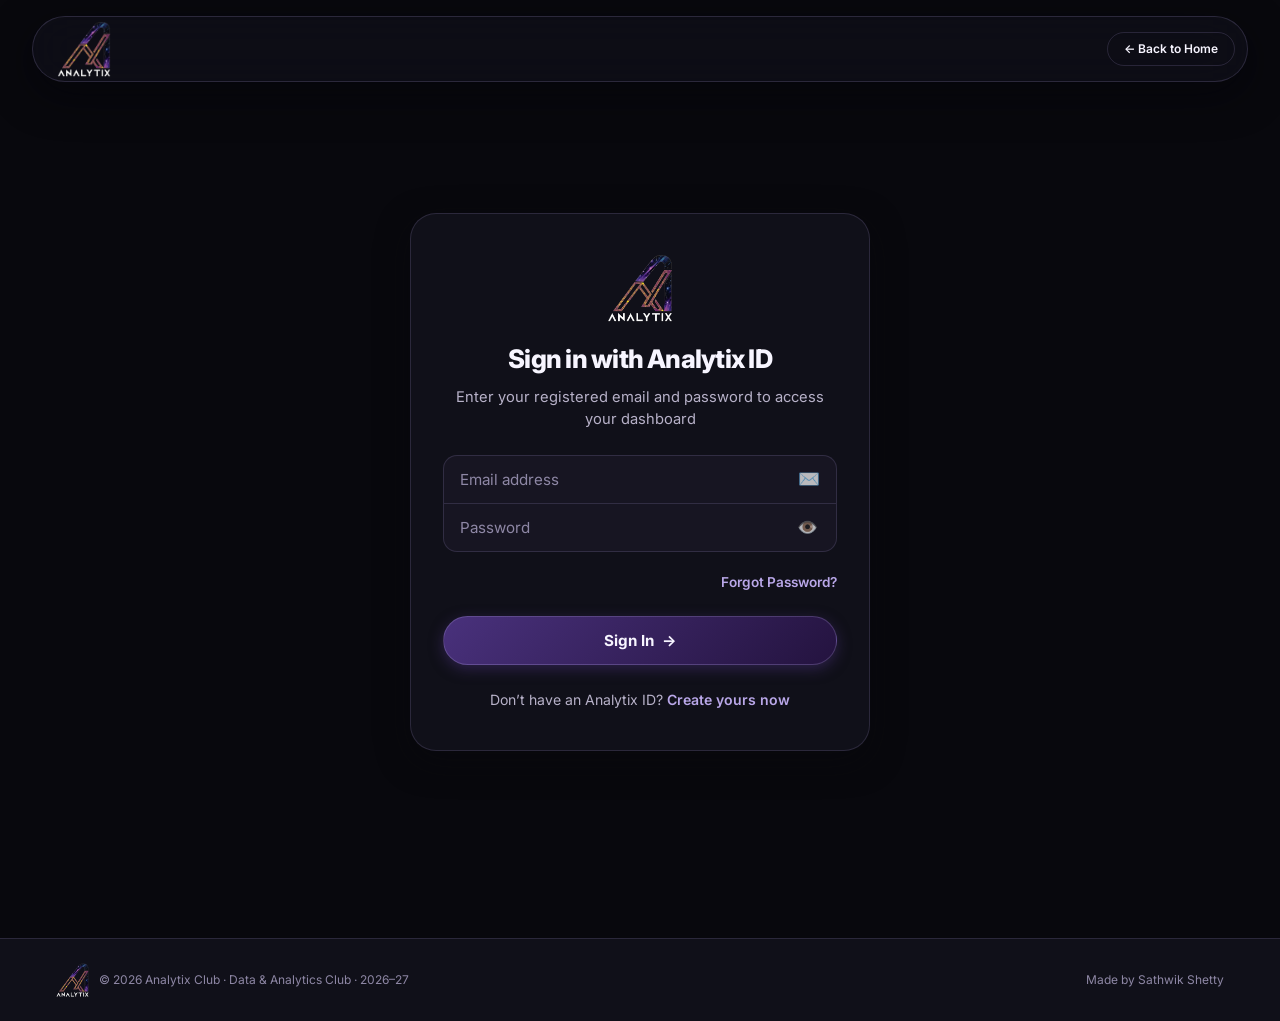
<file: admin-dashboard.html>
<!DOCTYPE html>
<html lang="en">
<head>
  <meta charset="UTF-8">
  <meta name="viewport" content="width=device-width, initial-scale=1.0">
  <title>Analytix Campus | Club Admin Portal</title>
  <link rel="icon" type="image/png" href="assets/analytix-icon.png">
  <link rel="stylesheet" href="css/style.css">
  <link rel="stylesheet" href="css/dashboard.css">
  <link rel="stylesheet" href="css/admin.css">
  <link rel="preconnect" href="https://fonts.googleapis.com">
  <link rel="preconnect" href="https://fonts.gstatic.com" crossorigin>
  <link href="https://fonts.googleapis.com/css2?family=Inter:wght@400;500;600;700;800;900&display=swap" rel="stylesheet">
  <style>body { visibility: hidden; }</style>
</head>
<body class="kinobi-admin-body">

  <div class="kinobi-layout">
    <!-- ========================================================================= -->
    <!-- KINOBI WORKFLOW SIDEBAR                                                   -->
    <!-- ========================================================================= -->
    <aside class="kinobi-sidebar">
      <!-- Brand & Campus Header -->
      <div class="kinobi-sidebar-header">
        <a href="index.html" class="kinobi-brand-link">
          <img src="assets/analytix-logo.png" alt="Analytix" class="kinobi-brand-logo">
          <div class="kinobi-brand-meta">
            <span class="kinobi-brand-name">Analytix Campus</span>
            <span class="kinobi-brand-sub">Club Admin Portal</span>
          </div>
        </a>
      </div>

      <!-- Navigation Accordion -->
      <div class="kinobi-nav-scroller">
        <!-- Group 1: Clubs / Club Management -->
        <div class="kinobi-nav-group open">
          <div class="kinobi-nav-group-header" onclick="toggleNavGroup(this)">
            <div class="kinobi-group-title">
              <span class="kinobi-group-icon">👥</span>
              <span>Clubs</span>
            </div>
            <span class="kinobi-group-caret">⌃</span>
          </div>

          <div class="kinobi-nav-group-items">
            <a class="kinobi-nav-item" data-tab="overview">
              <span class="kinobi-item-icon">📊</span>
              <span class="kinobi-item-text">Club Overview</span>
            </a>
            <a class="kinobi-nav-item" data-tab="members">
              <span class="kinobi-item-icon">👤</span>
              <span class="kinobi-item-text">Club Members List</span>
            </a>
            <a class="kinobi-nav-item" data-tab="openings">
              <span class="kinobi-item-icon">📝</span>
              <span class="kinobi-item-text">Club Openings</span>
            </a>
            <a class="kinobi-nav-item" data-tab="applications">
              <span class="kinobi-item-icon">📋</span>
              <span class="kinobi-item-text">Club Applications</span>
            </a>
            <a class="kinobi-nav-item active" data-tab="events">
              <span class="kinobi-item-icon">📅</span>
              <span class="kinobi-item-text">Club Events</span>
            </a>
            <a class="kinobi-nav-item" data-tab="hackathons">
              <span class="kinobi-item-icon">🚀</span>
              <span class="kinobi-item-text">Club Hackathons</span>
            </a>
            <a class="kinobi-nav-item" data-tab="announcements">
              <span class="kinobi-item-icon">📢</span>
              <span class="kinobi-item-text">Club Bulletins</span>
            </a>
            <a class="kinobi-nav-item" data-tab="database">
              <span class="kinobi-item-icon">🗄️</span>
              <span class="kinobi-item-text">Database Explorer</span>
            </a>
            <a class="kinobi-nav-item" data-tab="settings" id="nav-item-admin-profile">
              <span class="kinobi-item-icon">👤</span>
              <span class="kinobi-item-text">Admin Profile</span>
            </a>
          </div>
        </div>

        <!-- Group 2: Campus Programs & Leaderboard -->
        <div class="kinobi-nav-group open">
          <div class="kinobi-nav-group-header" onclick="toggleNavGroup(this)">
            <div class="kinobi-group-title">
              <span class="kinobi-group-icon">📁</span>
              <span>Programs & Merit</span>
            </div>
            <span class="kinobi-group-caret">⌃</span>
          </div>
          <div class="kinobi-nav-group-items">
            <a class="kinobi-nav-item" data-tab="leaderboard">
              <span class="kinobi-item-icon">🏆</span>
              <span class="kinobi-item-text">Merit Leaderboard</span>
            </a>
            <a href="events.html" target="_blank" class="kinobi-nav-item">
              <span class="kinobi-item-icon">🌐</span>
              <span class="kinobi-item-text">Public Events ↗</span>
            </a>
            <a href="hackathons.html" target="_blank" class="kinobi-nav-item">
              <span class="kinobi-item-icon">💡</span>
              <span class="kinobi-item-text">Public Hackathons ↗</span>
            </a>
          </div>
        </div>
      </div>

      <!-- User Profile / Footer Strip -->
      <div class="kinobi-sidebar-footer">
        <div class="kinobi-user-card" id="admin-user-card" onclick="switchKinobiTab('settings')" title="Click to view & edit admin profile" style="cursor: pointer;">
          <div class="kinobi-user-avatar user-avatar-img" id="admin-sidebar-avatar" style="position: relative; overflow: hidden;">A</div>
          <div class="kinobi-user-info">
            <div class="kinobi-user-name user-display-name">sathwik shetty</div>
            <div class="kinobi-user-role" style="display: flex; align-items: center; gap: 4px;">
              <span>CLUB ADMIN</span>
              <span style="font-size: 11px; opacity: 0.8;" title="Edit profile">✏️</span>
            </div>
          </div>
          <button type="button" class="kinobi-logout-btn" onclick="event.stopPropagation(); Auth.logout()" title="Logout">
            🚪
          </button>
        </div>
      </div>
    </aside>

    <!-- ========================================================================= -->
    <!-- KINOBI MAIN VIEWPORT                                                      -->
    <!-- ========================================================================= -->
    <main class="kinobi-main">
      <!-- Universal Topbar -->
      <header class="kinobi-topbar">
        <div class="kinobi-topbar-left">
          <button type="button" class="kinobi-menu-toggle" id="kinobi-menu-toggle" aria-label="Toggle Navigation">
            ☰
          </button>
          <div class="kinobi-breadcrumbs">
            <span class="crumb-root">Analytix Campus</span>
            <span class="crumb-separator">/</span>
            <span class="crumb-active" id="kinobi-page-title">Featured Club Events</span>
          </div>
        </div>

        <div class="kinobi-topbar-right">
          <div class="kinobi-system-status" id="db-connection-badge" title="Live Database Status" onclick="switchKinobiTab('database')" style="cursor: pointer;">
            <span class="status-pulse-dot" style="display:inline-block; width:8px; height:8px; border-radius:50%; background:#b9a7e8; box-shadow:0 0 8px #b9a7e8; margin-right:6px;"></span>
            <span id="db-connection-label">SQLite: Connected</span>
          </div>
          <a href="index.html" class="kinobi-btn-outline-sm" target="_blank">
            Club Site ↗
          </a>
        </div>
      </header>

      <!-- Kinobi Dynamic Tab Content -->
      <div class="kinobi-content-area">

        <!-- ===================================================================== -->
        <!-- 1. TAB: CLUB EVENTS (EXACT REFERENCE REPLICA)                          -->
        <!-- ===================================================================== -->
        <section class="kinobi-section active" id="section-events">
          <!-- View Header -->
          <div class="kinobi-view-header">
            <div class="kinobi-view-title-wrap">
              <h1 class="kinobi-view-title">FEATURED CLUB EVENTS</h1>
              <span class="kinobi-info-icon" title="Manage all club workshops, masterclasses, and bootcamps">ⓘ</span>
            </div>
            <div class="kinobi-view-actions">
              <button type="button" class="kinobi-btn-action-outline" onclick="exportEventsCSV()">
                <span class="action-icon">📥</span> DOWNLOAD (ALL)
              </button>
              <button type="button" class="kinobi-btn-action-primary" onclick="openAddEventModal()">
                + ADD NEW CLUB EVENT
              </button>
            </div>
          </div>

          <!-- Overview 28 Days Metric Strip -->
          <div class="kinobi-metric-strip">
            <div class="kinobi-metric-dropdown-box">
              <button type="button" class="kinobi-metric-dropdown-btn">
                <span>Overview 28 days</span>
                <span class="dropdown-caret">▾</span>
              </button>
            </div>

            <div class="kinobi-metric-cards-grid">
              <!-- Metric 1: Total Club Events -->
              <div class="kinobi-metric-card">
                <div class="metric-header-row">
                  <div class="metric-number-title">
                    <span class="metric-val" id="metric-events-total">6</span>
                    <span class="metric-label">Club Events</span>
                  </div>
                  <span class="kinobi-info-icon" title="Total active and archived club events">ⓘ</span>
                </div>
                <div class="metric-delta-sub">
                  <span class="delta-trend">+0</span> in the last 28 days
                </div>
              </div>

              <!-- Metric 2: Upcoming Club Events -->
              <div class="kinobi-metric-card">
                <div class="metric-header-row">
                  <div class="metric-number-title">
                    <span class="metric-val" id="metric-events-upcoming">1</span>
                    <span class="metric-label">Upcoming Club Events</span>
                  </div>
                  <span class="kinobi-info-icon" title="Events scheduled for future dates">ⓘ</span>
                </div>
                <div class="metric-delta-sub">
                  <span class="delta-trend">+0</span> in the last 28 days
                </div>
              </div>

              <!-- Metric 3: Registered Attendees -->
              <div class="kinobi-metric-card">
                <div class="metric-header-row">
                  <div class="metric-number-title">
                    <span class="metric-val" id="metric-events-registered">13</span>
                    <span class="metric-label">Registered</span>
                  </div>
                  <span class="kinobi-info-icon" title="Total members enrolled across all events">ⓘ</span>
                </div>
                <div class="metric-delta-sub">
                  <span class="delta-trend">+0</span> in the last 28 days
                </div>
              </div>
            </div>
          </div>

          <!-- Toolbar: Search + Filter + Sort -->
          <div class="kinobi-toolbar">
            <div class="kinobi-search-wrapper">
              <span class="search-glass">🔍</span>
              <input type="text" id="events-search-input" class="kinobi-search-input" placeholder="Search by club event name" oninput="filterEventsTable()">
            </div>
            <div class="kinobi-toolbar-controls">
              <div class="kinobi-dropdown-container">
                <button type="button" class="kinobi-btn-tool" onclick="toggleEventsFilterMenu()">
                  <span class="tool-icon">⚚</span> FILTER
                </button>
                <div class="kinobi-popover-menu" id="events-filter-popover">
                  <div class="popover-title">Filter by Status</div>
                  <label class="popover-option"><input type="radio" name="event-status-filter" value="all" checked onchange="filterEventsTable()"> All Events</label>
                  <label class="popover-option"><input type="radio" name="event-status-filter" value="published" onchange="filterEventsTable()"> Upcoming Only</label>
                  <label class="popover-option"><input type="radio" name="event-status-filter" value="completed" onchange="filterEventsTable()"> Finished / Completed</label>
                  <label class="popover-option"><input type="radio" name="event-status-filter" value="draft" onchange="filterEventsTable()"> Drafts</label>
                </div>
              </div>

              <button type="button" class="kinobi-btn-tool" onclick="toggleEventsSort()">
                <span class="tool-icon">AZ</span> SORT
              </button>
            </div>
          </div>

          <!-- Kinobi Event Data Table -->
          <div class="kinobi-table-container">
            <table class="kinobi-table">
              <thead>
                <tr>
                  <th style="width: 44%;">
                    <div class="th-content">
                      <span>Club Event Name</span>
                      <span class="kinobi-info-icon">ⓘ</span>
                    </div>
                  </th>
                  <th style="width: 20%;">
                    <div class="th-content">
                      <span>Participant Capacity</span>
                      <span class="kinobi-info-icon">ⓘ</span>
                    </div>
                  </th>
                  <th style="width: 16%;">
                    <div class="th-content">
                      <span>Status</span>
                      <span class="kinobi-info-icon">ⓘ</span>
                    </div>
                  </th>
                  <th style="width: 20%;">
                    <div class="th-content">
                      <span>Club / Track</span>
                      <span class="kinobi-info-icon">ⓘ</span>
                    </div>
                  </th>
                </tr>
              </thead>
              <tbody id="kinobi-events-tbody">
                <tr>
                  <td colspan="4" class="kinobi-loading-cell">Loading featured club events...</td>
                </tr>
              </tbody>
            </table>
          </div>
        </section>

        <!-- ===================================================================== -->
        <!-- 2. TAB: CLUB MEMBERS LIST                                              -->
        <!-- ===================================================================== -->
        <section class="kinobi-section" id="section-members">
          <div class="kinobi-view-header">
            <div class="kinobi-view-title-wrap">
              <h1 class="kinobi-view-title">CLUB MEMBERS DIRECTORY</h1>
              <span class="kinobi-info-icon" title="Manage club members, roles, teams, and merit points">ⓘ</span>
            </div>
            <div class="kinobi-view-actions">
              <button type="button" class="kinobi-btn-action-outline" onclick="exportMembersCSV()">
                <span class="action-icon">📥</span> DOWNLOAD (ALL)
              </button>
              <button type="button" class="kinobi-btn-action-primary" onclick="openAddMemberModal()">
                + ADD NEW MEMBER
              </button>
            </div>
          </div>

          <!-- Members Metrics -->
          <div class="kinobi-metric-strip">
            <div class="kinobi-metric-cards-grid" style="grid-template-columns: repeat(3, 1fr); width: 100%;">
              <div class="kinobi-metric-card">
                <div class="metric-header-row">
                  <div class="metric-number-title">
                    <span class="metric-val" id="metric-members-total">4</span>
                    <span class="metric-label">Registered Members</span>
                  </div>
                  <span class="kinobi-info-icon">ⓘ</span>
                </div>
                <div class="metric-delta-sub"><span class="delta-trend">Active</span> on campus</div>
              </div>
              <div class="kinobi-metric-card">
                <div class="metric-header-row">
                  <div class="metric-number-title">
                    <span class="metric-val" id="metric-members-tech">2</span>
                    <span class="metric-label">Tech Team Members</span>
                  </div>
                  <span class="kinobi-info-icon">ⓘ</span>
                </div>
                <div class="metric-delta-sub"><span class="delta-trend">50%</span> of active club</div>
              </div>
              <div class="kinobi-metric-card">
                <div class="metric-header-row">
                  <div class="metric-number-title">
                    <span class="metric-val" id="metric-members-points">1,085</span>
                    <span class="metric-label">Total Merit Points</span>
                  </div>
                  <span class="kinobi-info-icon">ⓘ</span>
                </div>
                <div class="metric-delta-sub">Distributed across leaderboard</div>
              </div>
            </div>
          </div>

          <!-- Members Toolbar -->
          <div class="kinobi-toolbar">
            <div class="kinobi-search-wrapper">
              <span class="search-glass">🔍</span>
              <input type="text" id="members-search-input" class="kinobi-search-input" placeholder="Search by member name, email or department..." oninput="loadMembers()">
            </div>
            <div class="kinobi-toolbar-controls">
              <select id="members-team-select" class="kinobi-select-tool" onchange="loadMembers()">
                <option value="All">All Teams</option>
                <option value="Tech">Tech</option>
                <option value="Design">Design</option>
                <option value="MOC">MOC</option>
              </select>
            </div>
          </div>

          <!-- Members Table -->
          <div class="kinobi-table-container">
            <table class="kinobi-table">
              <thead>
                <tr>
                  <th style="width: 32%;">Member Profile ⓘ</th>
                  <th style="width: 16%;">Role ⓘ</th>
                  <th style="width: 16%;">Team ⓘ</th>
                  <th style="width: 14%;">Merit Points ⓘ</th>
                  <th style="width: 22%;">Department & Year ⓘ</th>
                </tr>
              </thead>
              <tbody id="kinobi-members-tbody">
                <tr><td colspan="5" class="kinobi-loading-cell">Loading club members...</td></tr>
              </tbody>
            </table>
          </div>
        </section>

        <!-- ===================================================================== -->
        <!-- 3. TAB: CLUB HACKATHONS                                                -->
        <!-- ===================================================================== -->
        <section class="kinobi-section" id="section-hackathons">
          <div class="kinobi-view-header">
            <div class="kinobi-view-title-wrap">
              <h1 class="kinobi-view-title">FEATURED CLUB HACKATHONS</h1>
              <span class="kinobi-info-icon" title="Manage competitive campus hackathons and design sprints">ⓘ</span>
            </div>
            <div class="kinobi-view-actions">
              <button type="button" class="kinobi-btn-action-outline" onclick="exportHackathonsCSV()">
                <span class="action-icon">📥</span> DOWNLOAD (ALL)
              </button>
              <button type="button" class="kinobi-btn-action-primary" onclick="openAddHackathonModal()">
                + ADD NEW HACKATHON
              </button>
            </div>
          </div>

          <!-- Hackathon Metrics -->
          <div class="kinobi-metric-strip">
            <div class="kinobi-metric-cards-grid" style="grid-template-columns: repeat(3, 1fr); width: 100%;">
              <div class="kinobi-metric-card">
                <div class="metric-header-row">
                  <div class="metric-number-title">
                    <span class="metric-val" id="metric-hackathons-total">2</span>
                    <span class="metric-label">Total Hackathons</span>
                  </div>
                  <span class="kinobi-info-icon">ⓘ</span>
                </div>
                <div class="metric-delta-sub"><span class="delta-trend">+0</span> in the last 28 days</div>
              </div>
              <div class="kinobi-metric-card">
                <div class="metric-header-row">
                  <div class="metric-number-title">
                    <span class="metric-val" id="metric-hackathons-upcoming">2</span>
                    <span class="metric-label">Active Competitions</span>
                  </div>
                  <span class="kinobi-info-icon">ⓘ</span>
                </div>
                <div class="metric-delta-sub">Open for registrations</div>
              </div>
              <div class="kinobi-metric-card">
                <div class="metric-header-row">
                  <div class="metric-number-title">
                    <span class="metric-val">₹2,00,000</span>
                    <span class="metric-label">Total Cash Prizes</span>
                  </div>
                  <span class="kinobi-info-icon">ⓘ</span>
                </div>
                <div class="metric-delta-sub">Funded by partners</div>
              </div>
            </div>
          </div>

          <!-- Hackathons Toolbar -->
          <div class="kinobi-toolbar">
            <div class="kinobi-search-wrapper">
              <span class="search-glass">🔍</span>
              <input type="text" id="hackathons-search-input" class="kinobi-search-input" placeholder="Search by hackathon title or organizer..." oninput="filterHackathonsTable()">
            </div>
            <div class="kinobi-toolbar-controls">
              <select id="hackathons-mode-select" class="kinobi-select-tool" onchange="filterHackathonsTable()">
                <option value="all">All Modes</option>
                <option value="hybrid">Hybrid</option>
                <option value="online">Online</option>
                <option value="offline">Offline</option>
              </select>
            </div>
          </div>

          <!-- Hackathons Table -->
          <div class="kinobi-table-container">
            <table class="kinobi-table">
              <thead>
                <tr>
                  <th style="width: 40%;">Hackathon & Organizer ⓘ</th>
                  <th style="width: 18%;">Mode & Location ⓘ</th>
                  <th style="width: 16%;">Prize Pool ⓘ</th>
                  <th style="width: 14%;">Deadline ⓘ</th>
                  <th style="width: 12%;">Status ⓘ</th>
                </tr>
              </thead>
              <tbody id="kinobi-hackathons-tbody">
                <tr><td colspan="5" class="kinobi-loading-cell">Loading club hackathons...</td></tr>
              </tbody>
            </table>
          </div>
        </section>

        <!-- ===================================================================== -->
        <!-- 4. TAB: CLUB APPLICATIONS & REGISTRATIONS                              -->
        <!-- ===================================================================== -->
        <section class="kinobi-section" id="section-applications">
          <div class="kinobi-view-header">
            <div class="kinobi-view-title-wrap">
              <h1 class="kinobi-view-title">CLUB APPLICATIONS & REGISTRATIONS</h1>
              <span class="kinobi-info-icon" title="Review, approve, and track member registrations">ⓘ</span>
            </div>
            <div class="kinobi-view-actions">
              <button type="button" class="kinobi-btn-action-outline" onclick="exportRegistrationsCSV()">
                <span class="action-icon">📥</span> DOWNLOAD (ALL)
              </button>
              <button type="button" class="kinobi-btn-action-primary" onclick="loadRegistrations()">
                🔄 REFRESH LIST
              </button>
            </div>
          </div>

          <!-- Applications Metrics -->
          <div class="kinobi-metric-strip">
            <div class="kinobi-metric-cards-grid" style="grid-template-columns: repeat(3, 1fr); width: 100%;">
              <div class="kinobi-metric-card">
                <div class="metric-header-row">
                  <div class="metric-number-title">
                    <span class="metric-val" id="metric-app-total">7</span>
                    <span class="metric-label">Total Applications</span>
                  </div>
                  <span class="kinobi-info-icon">ⓘ</span>
                </div>
                <div class="metric-delta-sub">Across all scheduled events</div>
              </div>
              <div class="kinobi-metric-card">
                <div class="metric-header-row">
                  <div class="metric-number-title">
                    <span class="metric-val" id="metric-app-approved">4</span>
                    <span class="metric-label">Approved Attendees</span>
                  </div>
                  <span class="kinobi-info-icon">ⓘ</span>
                </div>
                <div class="metric-delta-sub">Seats confirmed</div>
              </div>
              <div class="kinobi-metric-card">
                <div class="metric-header-row">
                  <div class="metric-number-title">
                    <span class="metric-val" id="metric-app-attended">3</span>
                    <span class="metric-label">Attended</span>
                  </div>
                  <span class="kinobi-info-icon">ⓘ</span>
                </div>
                <div class="metric-delta-sub">Verified attendance</div>
              </div>
            </div>
          </div>

          <!-- Applications Toolbar -->
          <div class="kinobi-toolbar">
            <div class="kinobi-search-wrapper">
              <span class="search-glass">🔍</span>
              <input type="text" id="applications-search-input" class="kinobi-search-input" placeholder="Search by member name, email or event title..." oninput="filterApplicationsTable()">
            </div>
            <div class="kinobi-toolbar-controls">
              <select id="applications-status-select" class="kinobi-select-tool" onchange="filterApplicationsTable()">
                <option value="all">All Statuses</option>
                <option value="approved">Approved</option>
                <option value="attended">Attended</option>
                <option value="pending">Pending</option>
                <option value="rejected">Rejected</option>
              </select>
            </div>
          </div>

          <!-- Applications Table -->
          <div class="kinobi-table-container">
            <table class="kinobi-table">
              <thead>
                <tr>
                  <th style="width: 28%;">Applicant Member ⓘ</th>
                  <th style="width: 32%;">Target Event / Workshop ⓘ</th>
                  <th style="width: 18%;">Registration Date ⓘ</th>
                  <th style="width: 14%;">Status ⓘ</th>
                  <th style="width: 8%;">Action</th>
                </tr>
              </thead>
              <tbody id="kinobi-applications-tbody">
                <tr><td colspan="5" class="kinobi-loading-cell">Loading member applications...</td></tr>
              </tbody>
            </table>
          </div>
        </section>

        <!-- ===================================================================== -->
        <!-- 5. TAB: CLUB OPENINGS                                                  -->
        <!-- ===================================================================== -->
        <section class="kinobi-section" id="section-openings">
          <div class="kinobi-view-header">
            <div class="kinobi-view-title-wrap">
              <h1 class="kinobi-view-title">CLUB OPENINGS & ROLES</h1>
              <span class="kinobi-info-icon" title="Recruitment positions and team leadership openings">ⓘ</span>
            </div>
            <div class="kinobi-view-actions">
              <button type="button" class="kinobi-btn-action-primary" onclick="openAddOpeningModal()">
                + POST NEW OPENING
              </button>
            </div>
          </div>

          <div class="kinobi-card-panel">
            <div class="kinobi-panel-header">
              <h3 class="kinobi-panel-title">Active Club Recruitment Drives</h3>
              <span class="kinobi-status-pill upcoming">Recruitment Open</span>
            </div>
            <div class="kinobi-openings-grid" id="openings-list-grid">
              <div class="kinobi-opening-card">
                <div class="opening-head">
                  <h4 class="opening-title">Machine Learning Track Lead</h4>
                  <span class="kinobi-team-pill">TECH TEAM</span>
                </div>
                <p class="opening-desc">Lead weekend workshops on NLP, LLM fine-tuning, and PyTorch model deployments. Mentor junior club members on real-world projects.</p>
                <div class="opening-meta">
                  <span>📅 Deadline: 10 Dec 2026</span>
                  <span>👥 Openings: 2</span>
                </div>
              </div>
              <div class="kinobi-opening-card">
                <div class="opening-head">
                  <h4 class="opening-title">UI/UX & Branding Designer</h4>
                  <span class="kinobi-team-pill" style="background:#fce7f3; color:#be185d;">DESIGN TEAM</span>
                </div>
                <p class="opening-desc">Craft stunning visual posters, hackathon banners, and responsive web layouts using Figma and modern design systems.</p>
                <div class="opening-meta">
                  <span>📅 Deadline: 15 Dec 2026</span>
                  <span>👥 Openings: 3</span>
                </div>
              </div>
              <div class="kinobi-opening-card">
                <div class="opening-head">
                  <h4 class="opening-title">Event Operations & Master of Ceremonies</h4>
                  <span class="kinobi-team-pill" style="background:#fef3c7; color:#b45309;">MOC TEAM</span>
                </div>
                <p class="opening-desc">Coordinate event moderation, auditorium acoustics, stage hosting, and press communication for Analytix club meets.</p>
                <div class="opening-meta">
                  <span>📅 Deadline: 20 Dec 2026</span>
                  <span>👥 Openings: 2</span>
                </div>
              </div>
            </div>
          </div>
        </section>

        <!-- ===================================================================== -->
        <!-- 6. TAB: CLUB BULLETINS / ANNOUNCEMENTS                                  -->
        <!-- ===================================================================== -->
        <section class="kinobi-section" id="section-announcements">
          <div class="kinobi-view-header">
            <div class="kinobi-view-title-wrap">
              <h1 class="kinobi-view-title">OFFICIAL CLUB BULLETINS</h1>
              <span class="kinobi-info-icon" title="Broadcast notices, opportunities, and announcements">ⓘ</span>
            </div>
            <div class="kinobi-view-actions">
              <button type="button" class="kinobi-btn-action-primary" onclick="openAddAnnouncementModal()">
                + POST NEW BULLETIN
              </button>
            </div>
          </div>

          <div class="kinobi-table-container">
            <table class="kinobi-table">
              <thead>
                <tr>
                  <th style="width: 48%;">Bulletin Title & Content ⓘ</th>
                  <th style="width: 18%;">Category ⓘ</th>
                  <th style="width: 18%;">Date Posted ⓘ</th>
                  <th style="width: 16%;">Status ⓘ</th>
                </tr>
              </thead>
              <tbody id="kinobi-announcements-tbody">
                <tr><td colspan="4" class="kinobi-loading-cell">Loading announcements...</td></tr>
              </tbody>
            </table>
          </div>
        </section>

        <!-- ===================================================================== -->
        <!-- 7. TAB: MERIT LEADERBOARD & POINTS                                     -->
        <!-- ===================================================================== -->
        <section class="kinobi-section" id="section-leaderboard">
          <div class="kinobi-view-header">
            <div class="kinobi-view-title-wrap">
              <h1 class="kinobi-view-title">CLUB MERIT LEADERBOARD</h1>
              <span class="kinobi-info-icon" title="Award and calibrate activity points for club achievements">ⓘ</span>
            </div>
            <div class="kinobi-view-actions">
              <button type="button" class="kinobi-btn-action-primary" onclick="openAwardPointsModal()">
                ⭐ AWARD POINTS TO MEMBER
              </button>
            </div>
          </div>

          <div class="kinobi-table-container">
            <table class="kinobi-table">
              <thead>
                <tr>
                  <th style="width: 10%;">Rank</th>
                  <th style="width: 35%;">Member Name</th>
                  <th style="width: 18%;">Team</th>
                  <th style="width: 17%;">Merit Score</th>
                  <th style="width: 20%;">Action</th>
                </tr>
              </thead>
              <tbody id="kinobi-leaderboard-tbody">
                <tr><td colspan="5" class="kinobi-loading-cell">Loading leaderboard standings...</td></tr>
              </tbody>
            </table>
          </div>
        </section>

        <!-- ===================================================================== -->
        <!-- 8. TAB: CLUB OVERVIEW                                                  -->
        <!-- ===================================================================== -->
        <section class="kinobi-section" id="section-overview">
          <div class="kinobi-view-header">
            <div class="kinobi-view-title-wrap">
              <h1 class="kinobi-view-title">CLUB EXECUTIVE OVERVIEW</h1>
              <span class="kinobi-info-icon" title="High-level pulse of Analytix campus operations">ⓘ</span>
            </div>
            <div class="kinobi-view-actions">
              <button type="button" class="kinobi-btn-action-primary" onclick="switchKinobiTab('events')">
                MANAGE EVENTS →
              </button>
            </div>
          </div>

          <div class="kinobi-metric-strip">
            <div class="kinobi-metric-cards-grid" style="grid-template-columns: repeat(4, 1fr); width: 100%;">
              <div class="kinobi-metric-card">
                <div class="metric-header-row">
                  <div class="metric-number-title">
                    <span class="metric-val" id="ov-members-val">4</span>
                    <span class="metric-label">Total Members</span>
                  </div>
                </div>
                <div class="metric-delta-sub">Active contributors</div>
              </div>
              <div class="kinobi-metric-card">
                <div class="metric-header-row">
                  <div class="metric-number-title">
                    <span class="metric-val" id="ov-events-val">6</span>
                    <span class="metric-label">Club Events</span>
                  </div>
                </div>
                <div class="metric-delta-sub">1 upcoming this month</div>
              </div>
              <div class="kinobi-metric-card">
                <div class="metric-header-row">
                  <div class="metric-number-title">
                    <span class="metric-val" id="ov-hackathons-val">2</span>
                    <span class="metric-label">Hackathons</span>
                  </div>
                </div>
                <div class="metric-delta-sub">Open for registrations</div>
              </div>
              <div class="kinobi-metric-card">
                <div class="metric-header-row">
                  <div class="metric-number-title">
                    <span class="metric-val" id="ov-regs-val">7</span>
                    <span class="metric-label">Registrations</span>
                  </div>
                </div>
                <div class="metric-delta-sub">Across all club sessions</div>
              </div>
            </div>
          </div>

          <!-- Feed & Shortcuts -->
          <div class="kinobi-overview-grid">
            <div class="kinobi-card-panel">
              <div class="kinobi-panel-header">
                <h3 class="kinobi-panel-title">Recent Club Activity Feed</h3>
                <span class="kinobi-status-pill upcoming">Live Log</span>
              </div>
              <div class="kinobi-panel-body">
                <ul class="kinobi-activity-list" id="kinobi-activity-feed">
                  <li class="kinobi-activity-item">Loading live activities...</li>
                </ul>
              </div>
            </div>

            <div class="kinobi-card-panel">
              <div class="kinobi-panel-header">
                <h3 class="kinobi-panel-title">Quick Administrative Actions</h3>
              </div>
              <div class="kinobi-quick-actions">
                <button type="button" class="kinobi-btn-quick" onclick="openAddEventModal()">
                  <span class="quick-icon">📅</span>
                  <div class="quick-text">
                    <strong>Schedule Club Event</strong>
                    <span>Publish workshops & sessions</span>
                  </div>
                </button>
                <button type="button" class="kinobi-btn-quick" onclick="openAddHackathonModal()">
                  <span class="quick-icon">🚀</span>
                  <div class="quick-text">
                    <strong>Launch Hackathon</strong>
                    <span>Open team registrations</span>
                  </div>
                </button>
                <button type="button" class="kinobi-btn-quick" onclick="openAddAnnouncementModal()">
                  <span class="quick-icon">📢</span>
                  <div class="quick-text">
                    <strong>Broadcast Notice</strong>
                    <span>Post updates to member dashboard</span>
                  </div>
                </button>
                <button type="button" class="kinobi-btn-quick" onclick="openAwardPointsModal()">
                  <span class="quick-icon">⭐</span>
                  <div class="quick-text">
                    <strong>Reward Member Points</strong>
                    <span>Update club merit leaderboard</span>
                  </div>
                </button>
              </div>
            </div>
          </div>
        </section>

        <!-- ===================================================================== -->
        <!-- 9. TAB: CLUB ADMIN PROFILE                                            -->
        <!-- ===================================================================== -->
        <section class="kinobi-section" id="section-settings">
          <div class="kinobi-view-header">
            <div class="kinobi-view-title-wrap">
              <h1 class="kinobi-view-title" id="admin-profile-view-title">ADMIN PROFILE & ACCOUNT DETAILS</h1>
              <span class="kinobi-info-icon" title="View and edit your administrator account profile, contact info, and club pillar">ⓘ</span>
            </div>
            <div class="kinobi-view-actions">
              <button type="button" class="kinobi-btn-tool" onclick="loadAdminProfile()">
                🔄 REFRESH
              </button>
            </div>
          </div>

          <div class="kinobi-card-panel" style="max-width: 840px; margin: 0 auto; box-shadow: 0 4px 20px rgba(0,0,0,0.04); border-radius: 10px; overflow: hidden;">
            <!-- Profile Banner & Live Avatar Strip -->
            <div style="display: flex; align-items: center; gap: 20px; padding: 24px; background: linear-gradient(135deg, #f8fafc 0%, #edf2f7 100%); border-bottom: 1px solid #e2e8f0;">
              <div style="position: relative; cursor: pointer;" onclick="document.getElementById('admin-profile-file-input').click()" title="Click to upload new profile photo">
                <div class="kinobi-user-avatar user-avatar-img" id="admin-profile-header-avatar" style="width: 74px; height: 74px; font-size: 1.7rem; border: 3px solid #ffffff; box-shadow: 0 4px 12px rgba(0,0,0,0.12); overflow: hidden;">
                  A
                </div>
                <div style="position: absolute; bottom: 0; right: 0; background: #2563eb; color: #ffffff; width: 24px; height: 24px; border-radius: 50%; display: flex; align-items: center; justify-content: center; font-size: 11px; border: 2px solid #ffffff; box-shadow: 0 2px 4px rgba(0,0,0,0.15);">
                  📷
                </div>
              </div>
              <div style="flex: 1; min-width: 0;">
                <div style="display: flex; align-items: center; gap: 10px; margin-bottom: 4px; flex-wrap: wrap;">
                  <h2 style="margin: 0; font-size: 1.3rem; font-weight: 700; color: #0f172a;" id="admin-header-display-name">sathwik shetty</h2>
                  <span class="kinobi-status-pill upcoming" style="font-size: 0.72rem; padding: 2px 8px; font-weight: 700;">Role: CLUB ADMIN</span>
                  <span class="kinobi-team-pill" id="admin-header-display-team" style="font-size: 0.72rem;">TECH</span>
                </div>
                <div style="font-size: 0.85rem; color: #64748b; margin-bottom: 10px;" id="admin-header-display-email">analytix63@gmail.com</div>
                <div style="display: flex; gap: 10px; align-items: center; flex-wrap: wrap;">
                  <button type="button" class="kinobi-btn-tool" onclick="document.getElementById('admin-profile-file-input').click()" style="padding: 6px 14px; font-size: 0.82rem; background: #ffffff; font-weight: 600; color: #2563eb;">
                    📷 Upload Real Photo
                  </button>
                  <input type="file" id="admin-profile-file-input" accept="image/png,image/jpeg,image/webp,image/gif" style="display:none;" onchange="handleAdminProfilePhotoUpload(event)">
                  <span id="admin-photo-upload-status" style="font-size: 0.78rem; color: #64748b;">Supports JPG, PNG, WEBP (Max 5MB)</span>
                </div>
              </div>
            </div>

            <div class="kinobi-panel-body" style="padding: 24px;">
              <form id="admin-profile-form" onsubmit="handleAdminProfileSubmit(event)">
                <div class="kinobi-form-row">
                  <div class="kinobi-form-group">
                    <label class="kinobi-label" for="admin-profile-name">Full Name *</label>
                    <input type="text" id="admin-profile-name" class="kinobi-input" placeholder="Your full name" required>
                  </div>
                  <div class="kinobi-form-group">
                    <label class="kinobi-label" for="admin-profile-email">Email (Account ID - Read Only)</label>
                    <input type="email" id="admin-profile-email" class="kinobi-input" disabled style="background-color: #f8fafc; color: #64748b; cursor: not-allowed;">
                  </div>
                </div>

                <div class="kinobi-form-row">
                  <div class="kinobi-form-group">
                    <label class="kinobi-label" for="admin-profile-phone">Contact Phone</label>
                    <input type="tel" id="admin-profile-phone" class="kinobi-input" placeholder="+91 98765 43210">
                  </div>
                  <div class="kinobi-form-group">
                    <label class="kinobi-label" for="admin-profile-dept">Department / Branch</label>
                    <input type="text" id="admin-profile-dept" class="kinobi-input" placeholder="Computer Science & Engineering">
                  </div>
                </div>

                <div class="kinobi-form-row">
                  <div class="kinobi-form-group">
                    <label class="kinobi-label" for="admin-profile-year">Year of Study</label>
                    <input type="text" id="admin-profile-year" class="kinobi-input" placeholder="3rd Year">
                  </div>
                  <div class="kinobi-form-group">
                    <label class="kinobi-label" for="admin-profile-team">Club Pillar / Team</label>
                    <select id="admin-profile-team" class="kinobi-select-tool" style="width: 100%; height: 38px; border: 1px solid #cbd5e1; border-radius: 6px; padding: 0 10px; font-size: 0.86rem; background: #fff;">
                      <option value="Tech">Tech Track</option>
                      <option value="Design">Design & Media Track</option>
                      <option value="MOC">MOC & Operations Track</option>
                    </select>
                  </div>
                </div>

                <input type="hidden" id="admin-profile-photo">

                <div class="kinobi-form-group">
                  <label class="kinobi-label" for="admin-profile-skills">Technical & Leadership Skills</label>
                  <input type="text" id="admin-profile-skills" class="kinobi-input" placeholder="Python, FastAPI, Leadership, Cloud">
                </div>

                <div class="kinobi-form-group">
                  <label class="kinobi-label" for="admin-profile-bio">Bio / Statement</label>
                  <textarea id="admin-profile-bio" class="kinobi-textarea" rows="3" placeholder="Tell the club about your vision and leadership role..."></textarea>
                </div>

                <div style="margin-top: 24px; display: flex; align-items: center; justify-content: space-between;">
                  <button type="submit" class="kinobi-btn-action-primary" style="padding: 11px 26px; font-weight: 600; font-size: 0.9rem;">
                    💾 SAVE PROFILE CHANGES
                  </button>
                  <span id="admin-profile-save-status" style="font-size: 0.85rem; color: #16a34a; font-weight: 600;"></span>
                </div>
              </form>
            </div>
          </div>
        </section>

        <!-- ===================================================================== -->
        <!-- 10. TAB: DATABASE EXPLORER & SYSTEM RECORDS                            -->
        <!-- ===================================================================== -->
        <section class="kinobi-section" id="section-database">
          <!-- View Header -->
          <div class="kinobi-view-header">
            <div class="kinobi-view-title-wrap">
              <h1 class="kinobi-view-title">DATABASE EXPLORER & LIVE RECORDS</h1>
              <span class="kinobi-info-icon" title="Direct view and management of all database tables and rows">ⓘ</span>
            </div>
            <div class="kinobi-view-actions">
              <button type="button" class="kinobi-btn-tool" onclick="loadDatabaseExplorer()">
                🔄 REFRESH
              </button>
              <button type="button" class="kinobi-btn-tool" onclick="exportCurrentTable('csv')">
                📄 EXPORT CSV
              </button>
              <button type="button" class="kinobi-btn-action-primary" onclick="exportEntireDatabase()">
                ⬇️ BACKUP ENTIRE DB (JSON)
              </button>
            </div>
          </div>

          <!-- Supabase Cloud Sync & Connection Banner -->
          <div id="supabase-cloud-banner" style="background: linear-gradient(135deg, #1e1b4b 0%, #312e81 100%); color: #fff; border-radius: 10px; padding: 16px 20px; margin-bottom: 16px; display: flex; align-items: center; justify-content: space-between; flex-wrap: wrap; gap: 12px; box-shadow: 0 4px 15px rgba(49, 46, 129, 0.2);">
            <div style="display: flex; align-items: center; gap: 14px;">
              <div style="font-size: 2rem;">⚡</div>
              <div>
                <div style="display: flex; align-items: center; gap: 8px;">
                  <span style="font-weight: 700; font-size: 1rem; letter-spacing: 0.5px;">SUPABASE CLOUD DATABASE</span>
                  <span id="supabase-status-pill" style="background: #fbbf24; color: #78350f; font-size: 0.72rem; font-weight: 700; padding: 2px 8px; border-radius: 12px;">SCHEMA PENDING</span>
                </div>
                <div style="font-size: 0.82rem; color: #c7d2fe; margin-top: 2px;" id="supabase-status-desc">
                  Project: <strong style="color: #fff;">xqvlzdndukbibndylzfw</strong> · Credentials active in <code>.env</code>
                </div>
              </div>
            </div>
            <div style="display: flex; gap: 10px; align-items: center; flex-wrap: wrap;">
              <a href="https://supabase.com/dashboard/project/xqvlzdndukbibndylzfw/sql/new" target="_blank" class="kinobi-btn-tool" style="background: #4f46e5; color: #fff; text-decoration: none; border-color: #6366f1; padding: 8px 16px; font-weight: 600; display: inline-flex; align-items: center; gap: 6px;">
                📝 Open Supabase SQL Editor
              </a>
              <button type="button" class="kinobi-btn-action-primary" onclick="syncSupabaseData()" style="padding: 8px 16px; background: #10b981; border-color: #10b981; font-weight: 600;">
                🔄 Test & Sync Cloud DB
              </button>
            </div>
          </div>

          <!-- Database Connection Pulse Banner / Metrics Strip -->
          <div class="kinobi-metric-strip">
            <div class="kinobi-metric-cards-grid" style="grid-template-columns: repeat(4, 1fr); width: 100%;">
              <div class="kinobi-metric-card">
                <div class="metric-header-row">
                  <div class="metric-number-title">
                    <span class="metric-val" id="db-stat-engine" style="font-size: 1.25rem;">SQLite 3</span>
                    <span class="metric-label">Database Engine</span>
                  </div>
                </div>
                <div class="metric-delta-sub" id="db-stat-status" style="color: #b9a7e8;">● Connected (WAL Mode)</div>
              </div>

              <div class="kinobi-metric-card">
                <div class="metric-header-row">
                  <div class="metric-number-title">
                    <span class="metric-val" id="db-stat-records">0</span>
                    <span class="metric-label">Total Stored Records</span>
                  </div>
                </div>
                <div class="metric-delta-sub" id="db-stat-tables">7 Core Tables</div>
              </div>

              <div class="kinobi-metric-card">
                <div class="metric-header-row">
                  <div class="metric-number-title">
                    <span class="metric-val" id="db-stat-size" style="font-size: 1.25rem;">0 KB</span>
                    <span class="metric-label">Database File Size</span>
                  </div>
                </div>
                <div class="metric-delta-sub" id="db-stat-file">analytix.db</div>
              </div>

              <div class="kinobi-metric-card">
                <div class="metric-header-row">
                  <div class="metric-number-title">
                    <span class="metric-val" id="db-stat-active-table" style="font-size: 1.25rem;">users</span>
                    <span class="metric-label">Selected Table</span>
                  </div>
                </div>
                <div class="metric-delta-sub" id="db-stat-table-count">0 rows loaded</div>
              </div>
            </div>
          </div>

          <!-- Table Switcher Pills -->
          <div class="db-tables-nav-bar" id="db-tables-pills" style="display: flex; gap: 8px; flex-wrap: wrap; margin-top: 14px; padding-bottom: 8px;">
            <!-- Dynamic table pills rendered here -->
          </div>

          <!-- Table Controls & Live Data Panel -->
          <div class="kinobi-table-panel" style="margin-top: 14px;">
            <div class="kinobi-table-toolbar">
              <div class="toolbar-left">
                <div class="kinobi-search-box">
                  <span class="search-lens">🔍</span>
                  <input type="text" id="db-search-input" class="kinobi-search-input" placeholder="Search entries in selected table..." oninput="debounceDbSearch()">
                </div>
                <span class="toolbar-filter-tag" id="db-active-table-badge">Table: users</span>
              </div>
              <div class="toolbar-right">
                <button type="button" class="kinobi-btn-tool" onclick="exportCurrentTable('json')">
                  { } Export JSON
                </button>
              </div>
            </div>

            <!-- Table Container -->
            <div class="kinobi-table-responsive" style="max-height: 600px; overflow-y: auto;">
              <table class="kinobi-data-table" id="db-explorer-table">
                <thead id="db-explorer-thead">
                  <!-- Rendered dynamically -->
                </thead>
                <tbody id="db-explorer-tbody">
                  <tr><td class="kinobi-loading-cell">Loading table entries...</td></tr>
                </tbody>
              </table>
            </div>

            <!-- Footer summary -->
            <div class="kinobi-panel-footer" style="padding: 12px 18px; border-top: 1px solid var(--line); display: flex; justify-content: space-between; align-items: center; font-size: 0.82rem; color: #8E87A5;">
              <span id="db-table-summary">Showing records</span>
              <span id="db-sync-timestamp">Last synced: Just now</span>
            </div>
          </div>
        </section>

      </div>
    </main>
  </div>

  <!-- ========================================================================= -->
  <!-- MODALS FOR COMPLETE CRUD                                                  -->
  <!-- ========================================================================= -->

  <!-- 1. EVENT MODAL -->
  <div class="kinobi-modal-backdrop" id="event-modal">
    <div class="kinobi-modal-dialog">
      <div class="kinobi-modal-header">
        <h3 class="modal-heading" id="event-modal-title">Add New Club Event</h3>
        <button type="button" class="modal-close-cross" onclick="closeKinobiModal('event-modal')">&times;</button>
      </div>
      <form id="event-form" onsubmit="handleEventFormSubmit(event)">
        <div class="kinobi-modal-body">
          <input type="hidden" id="event-id">
          <input type="hidden" id="event-poster-url">

          <div class="kinobi-form-group">
            <label class="kinobi-label">Event Name *</label>
            <input type="text" id="event-title" class="kinobi-input" placeholder="e.g. Data Crunch 2026: Hands-on Machine Learning Bootcamp" required>
          </div>

          <div class="kinobi-form-group">
            <label class="kinobi-label">Description *</label>
            <textarea id="event-description" class="kinobi-textarea" rows="3" placeholder="Outline agenda, topics covered, and prerequisites..." required></textarea>
          </div>

          <div class="kinobi-form-row">
            <div class="kinobi-form-group">
              <label class="kinobi-label">Event Date & Time *</label>
              <input type="datetime-local" id="event-date" class="kinobi-input" required>
            </div>
            <div class="kinobi-form-group">
              <label class="kinobi-label">Registration Deadline *</label>
              <input type="datetime-local" id="event-deadline" class="kinobi-input" required>
            </div>
          </div>

          <div class="kinobi-form-row">
            <div class="kinobi-form-group">
              <label class="kinobi-label">Venue / Hall *</label>
              <input type="text" id="event-venue" class="kinobi-input" placeholder="e.g. Auditorium Hall B & Virtual Stream" required>
            </div>
            <div class="kinobi-form-group">
              <label class="kinobi-label">Club Track / Vertical</label>
              <input type="text" id="event-category" class="kinobi-input" placeholder="e.g. AI & ML Track">
            </div>
          </div>

          <div class="kinobi-form-row">
            <div class="kinobi-form-group">
              <label class="kinobi-label">Participant Capacity (0 = Unlimited)</label>
              <input type="number" id="event-capacity" class="kinobi-input" value="0" min="0">
            </div>
            <div class="kinobi-form-group">
              <label class="kinobi-label">Status</label>
              <select id="event-status" class="kinobi-input">
                <option value="published">Upcoming / Published</option>
                <option value="completed">Finished / Completed</option>
                <option value="draft">Save as Draft</option>
              </select>
            </div>
          </div>

          <div class="kinobi-form-group">
            <label class="kinobi-label">Event Poster</label>
            <input type="file" id="event-poster-file" class="kinobi-input" accept="image/*">
            <img id="event-poster-preview" class="kinobi-preview-img" style="display: none;" alt="Poster Preview">
          </div>
        </div>
        <div class="kinobi-modal-footer">
          <button type="button" class="kinobi-btn-action-outline" onclick="closeKinobiModal('event-modal')">Cancel</button>
          <button type="submit" class="kinobi-btn-action-primary">Save Event</button>
        </div>
      </form>
    </div>
  </div>

  <!-- 2. HACKATHON MODAL -->
  <div class="kinobi-modal-backdrop" id="hackathon-modal">
    <div class="kinobi-modal-dialog">
      <div class="kinobi-modal-header">
        <h3 class="modal-heading" id="hackathon-modal-title">Add Club Hackathon</h3>
        <button type="button" class="modal-close-cross" onclick="closeKinobiModal('hackathon-modal')">&times;</button>
      </div>
      <form id="hackathon-form" onsubmit="handleHackathonFormSubmit(event)">
        <div class="kinobi-modal-body">
          <input type="hidden" id="hackathon-id">
          <input type="hidden" id="hackathon-poster-url">

          <div class="kinobi-form-row">
            <div class="kinobi-form-group">
              <label class="kinobi-label">Hackathon Name *</label>
              <input type="text" id="hackathon-title" class="kinobi-input" placeholder="e.g. HackAnalytix 36-Hour Hackathon" required>
            </div>
            <div class="kinobi-form-group">
              <label class="kinobi-label">Organizer / Sponsor *</label>
              <input type="text" id="hackathon-organizer" class="kinobi-input" placeholder="e.g. Analytix Club x Tech Titans" required>
            </div>
          </div>

          <div class="kinobi-form-group">
            <label class="kinobi-label">Description *</label>
            <textarea id="hackathon-description" class="kinobi-textarea" rows="2" required></textarea>
          </div>

          <div class="kinobi-form-row">
            <div class="kinobi-form-group">
              <label class="kinobi-label">Start Date *</label>
              <input type="date" id="hackathon-start-date" class="kinobi-input" required>
            </div>
            <div class="kinobi-form-group">
              <label class="kinobi-label">Registration Deadline *</label>
              <input type="date" id="hackathon-deadline" class="kinobi-input" required>
            </div>
          </div>

          <div class="kinobi-form-row">
            <div class="kinobi-form-group">
              <label class="kinobi-label">Mode</label>
              <select id="hackathon-mode" class="kinobi-input">
                <option value="hybrid">Hybrid</option>
                <option value="online">Online</option>
                <option value="offline">Offline</option>
              </select>
            </div>
            <div class="kinobi-form-group">
              <label class="kinobi-label">Prize Pool</label>
              <input type="text" id="hackathon-prize-pool" class="kinobi-input" placeholder="e.g. ₹1,50,000">
            </div>
          </div>

          <div class="kinobi-form-row">
            <div class="kinobi-form-group">
              <label class="kinobi-label">Venue / Location *</label>
              <input type="text" id="hackathon-location" class="kinobi-input" placeholder="e.g. Main Campus Innovation Hub" required>
            </div>
            <div class="kinobi-form-group">
              <label class="kinobi-label">Registration Link</label>
              <input type="url" id="hackathon-link" class="kinobi-input" placeholder="https://analytixclub.edu/hackathon">
            </div>
          </div>

          <div class="kinobi-form-group">
            <label class="kinobi-label">Required Skills</label>
            <input type="text" id="hackathon-skills" class="kinobi-input" placeholder="Python, React, AI APIs, SQL">
          </div>
        </div>
        <div class="kinobi-modal-footer">
          <button type="button" class="kinobi-btn-action-outline" onclick="closeKinobiModal('hackathon-modal')">Cancel</button>
          <button type="submit" class="kinobi-btn-action-primary">Save Hackathon</button>
        </div>
      </form>
    </div>
  </div>

  <!-- 3. MEMBER MODAL (ADD / EDIT) -->
  <div class="kinobi-modal-backdrop" id="member-modal">
    <div class="kinobi-modal-dialog">
      <div class="kinobi-modal-header">
        <h3 class="modal-heading" id="member-modal-title">Add New Club Member</h3>
        <button type="button" class="modal-close-cross" onclick="closeKinobiModal('member-modal')">&times;</button>
      </div>
      <form id="member-form" onsubmit="handleMemberFormSubmit(event)">
        <div class="kinobi-modal-body">
          <input type="hidden" id="member-form-id">

          <div class="kinobi-form-row">
            <div class="kinobi-form-group">
              <label class="kinobi-label">Full Name *</label>
              <input type="text" id="member-form-name" class="kinobi-input" placeholder="e.g. Priya Nair" required>
            </div>
            <div class="kinobi-form-group">
              <label class="kinobi-label">Email *</label>
              <input type="email" id="member-form-email" class="kinobi-input" placeholder="priya@analytixclub.edu" required>
            </div>
          </div>

          <div class="kinobi-form-row">
            <div class="kinobi-form-group">
              <label class="kinobi-label">System Role *</label>
              <select id="member-form-role" class="kinobi-input">
                <option value="member">Member</option>
                <option value="admin">Club Admin</option>
              </select>
            </div>
            <div class="kinobi-form-group">
              <label class="kinobi-label">Team Track *</label>
              <select id="member-form-team" class="kinobi-input">
                <option value="Tech">Tech</option>
                <option value="Design">Design</option>
                <option value="MOC">MOC</option>
              </select>
            </div>
          </div>

          <div class="kinobi-form-row">
            <div class="kinobi-form-group">
              <label class="kinobi-label">Department</label>
              <input type="text" id="member-form-dept" class="kinobi-input" placeholder="Information Technology">
            </div>
            <div class="kinobi-form-group">
              <label class="kinobi-label">Year of Study</label>
              <input type="text" id="member-form-year" class="kinobi-input" placeholder="3rd Year">
            </div>
          </div>

          <div class="kinobi-form-group">
            <label class="kinobi-label">Merit Points</label>
            <input type="number" id="member-form-points" class="kinobi-input" value="10" min="0">
          </div>
        </div>
        <div class="kinobi-modal-footer">
          <button type="button" class="kinobi-btn-action-outline" onclick="closeKinobiModal('member-modal')">Cancel</button>
          <button type="submit" class="kinobi-btn-action-primary">Save Member</button>
        </div>
      </form>
    </div>
  </div>

  <!-- 4. AWARD POINTS MODAL -->
  <div class="kinobi-modal-backdrop" id="award-points-modal">
    <div class="kinobi-modal-dialog">
      <div class="kinobi-modal-header">
        <h3 class="modal-heading">Award Merit Points to Member</h3>
        <button type="button" class="modal-close-cross" onclick="closeKinobiModal('award-points-modal')">&times;</button>
      </div>
      <form id="award-points-form" onsubmit="handleAwardPointsSubmit(event)">
        <div class="kinobi-modal-body">
          <div class="kinobi-form-group">
            <label class="kinobi-label">Select Club Member *</label>
            <select id="award-member-select" class="kinobi-input" required>
              <option value="">Select member...</option>
            </select>
          </div>

          <div class="kinobi-form-group">
            <label class="kinobi-label">Points to Award (+pts) *</label>
            <input type="number" id="award-points-val" class="kinobi-input" value="25" min="1" max="500" required>
          </div>

          <div class="kinobi-form-group">
            <label class="kinobi-label">Reason / Contribution *</label>
            <input type="text" id="award-points-reason" class="kinobi-input" placeholder="e.g. Mentoring junior recruits, organizing ML workshop" required>
          </div>
        </div>
        <div class="kinobi-modal-footer">
          <button type="button" class="kinobi-btn-action-outline" onclick="closeKinobiModal('award-points-modal')">Cancel</button>
          <button type="submit" class="kinobi-btn-action-primary">Award Points</button>
        </div>
      </form>
    </div>
  </div>

  <!-- 5. ANNOUNCEMENT MODAL -->
  <div class="kinobi-modal-backdrop" id="announcement-modal">
    <div class="kinobi-modal-dialog">
      <div class="kinobi-modal-header">
        <h3 class="modal-heading" id="announcement-modal-title">Post New Bulletin</h3>
        <button type="button" class="modal-close-cross" onclick="closeKinobiModal('announcement-modal')">&times;</button>
      </div>
      <form id="announcement-form" onsubmit="handleAnnouncementFormSubmit(event)">
        <div class="kinobi-modal-body">
          <input type="hidden" id="announcement-id">

          <div class="kinobi-form-group">
            <label class="kinobi-label">Bulletin Title *</label>
            <input type="text" id="announcement-title" class="kinobi-input" placeholder="e.g. Call for Project Mentors: Tech, Design & MOC" required>
          </div>

          <div class="kinobi-form-row">
            <div class="kinobi-form-group">
              <label class="kinobi-label">Category</label>
              <select id="announcement-category" class="kinobi-input">
                <option value="Notice">Notice</option>
                <option value="Opportunity">Opportunity</option>
                <option value="Event">Event</option>
              </select>
            </div>
            <div class="kinobi-form-group">
              <label class="kinobi-label">Banner Image URL</label>
              <input type="url" id="announcement-image" class="kinobi-input" placeholder="https://images.unsplash.com/...">
            </div>
          </div>

          <div class="kinobi-form-group">
            <label class="kinobi-label">Message / Details *</label>
            <textarea id="announcement-desc" class="kinobi-textarea" rows="4" required></textarea>
          </div>
        </div>
        <div class="kinobi-modal-footer">
          <button type="button" class="kinobi-btn-action-outline" onclick="closeKinobiModal('announcement-modal')">Cancel</button>
          <button type="submit" class="kinobi-btn-action-primary">Broadcast Bulletin</button>
        </div>
      </form>
    </div>
  </div>

  <!-- 6. VIEW EVENT REGISTRATIONS MODAL -->
  <div class="kinobi-modal-backdrop" id="event-registrations-modal">
    <div class="kinobi-modal-dialog" style="max-width: 720px;">
      <div class="kinobi-modal-header">
        <h3 class="modal-heading" id="event-registrations-title">Event Registrations</h3>
        <button type="button" class="modal-close-cross" onclick="closeKinobiModal('event-registrations-modal')">&times;</button>
      </div>
      <div class="kinobi-modal-body" style="padding: 0;">
        <table class="kinobi-table">
          <thead>
            <tr>
              <th style="width: 35%;">Member</th>
              <th style="width: 25%;">Email</th>
              <th style="width: 20%;">Date</th>
              <th style="width: 20%;">Status</th>
            </tr>
          </thead>
          <tbody id="event-registrations-list">
            <tr><td colspan="4" class="kinobi-loading-cell">Loading registrations...</td></tr>
          </tbody>
        </table>
      </div>
      <div class="kinobi-modal-footer">
        <button type="button" class="kinobi-btn-action-primary" onclick="closeKinobiModal('event-registrations-modal')">Done</button>
      </div>
    </div>
  </div>

  <!-- 7. DATABASE RECORD DETAILS MODAL -->
  <div class="kinobi-modal-backdrop" id="db-record-modal">
    <div class="kinobi-modal-dialog" style="max-width: 680px;">
      <div class="kinobi-modal-header">
        <h3 class="modal-heading" id="db-record-modal-title">Database Record Inspector</h3>
        <button type="button" class="modal-close-cross" onclick="closeKinobiModal('db-record-modal')">&times;</button>
      </div>
      <div class="kinobi-modal-body">
        <div style="display: flex; justify-content: space-between; align-items: center; margin-bottom: 12px;">
          <span style="font-size: 0.82rem; color: #8E87A5;" id="db-record-meta-info">Record details</span>
          <button type="button" class="kinobi-btn-tool" onclick="copyRecordJson()" style="font-size: 0.78rem;">
            📋 Copy JSON
          </button>
        </div>
        <pre id="db-record-json-view" style="background: #08080D; border: 1px solid rgba(185,167,232,0.2); border-radius: 8px; padding: 14px; font-family: monospace; font-size: 0.82rem; color: #F7F5FF; max-height: 420px; overflow: auto; white-space: pre-wrap; word-break: break-all; margin: 0;"></pre>
      </div>
      <div class="kinobi-modal-footer">
        <button type="button" class="kinobi-btn-cancel" onclick="closeKinobiModal('db-record-modal')">Close</button>
      </div>
    </div>
  </div>

  <!-- Scripts -->
  <script src="js/api.js"></script>
  <script src="js/auth.js?v=2.2"></script>
  <script src="js/admin.js"></script>
</body>
</html>
</file>
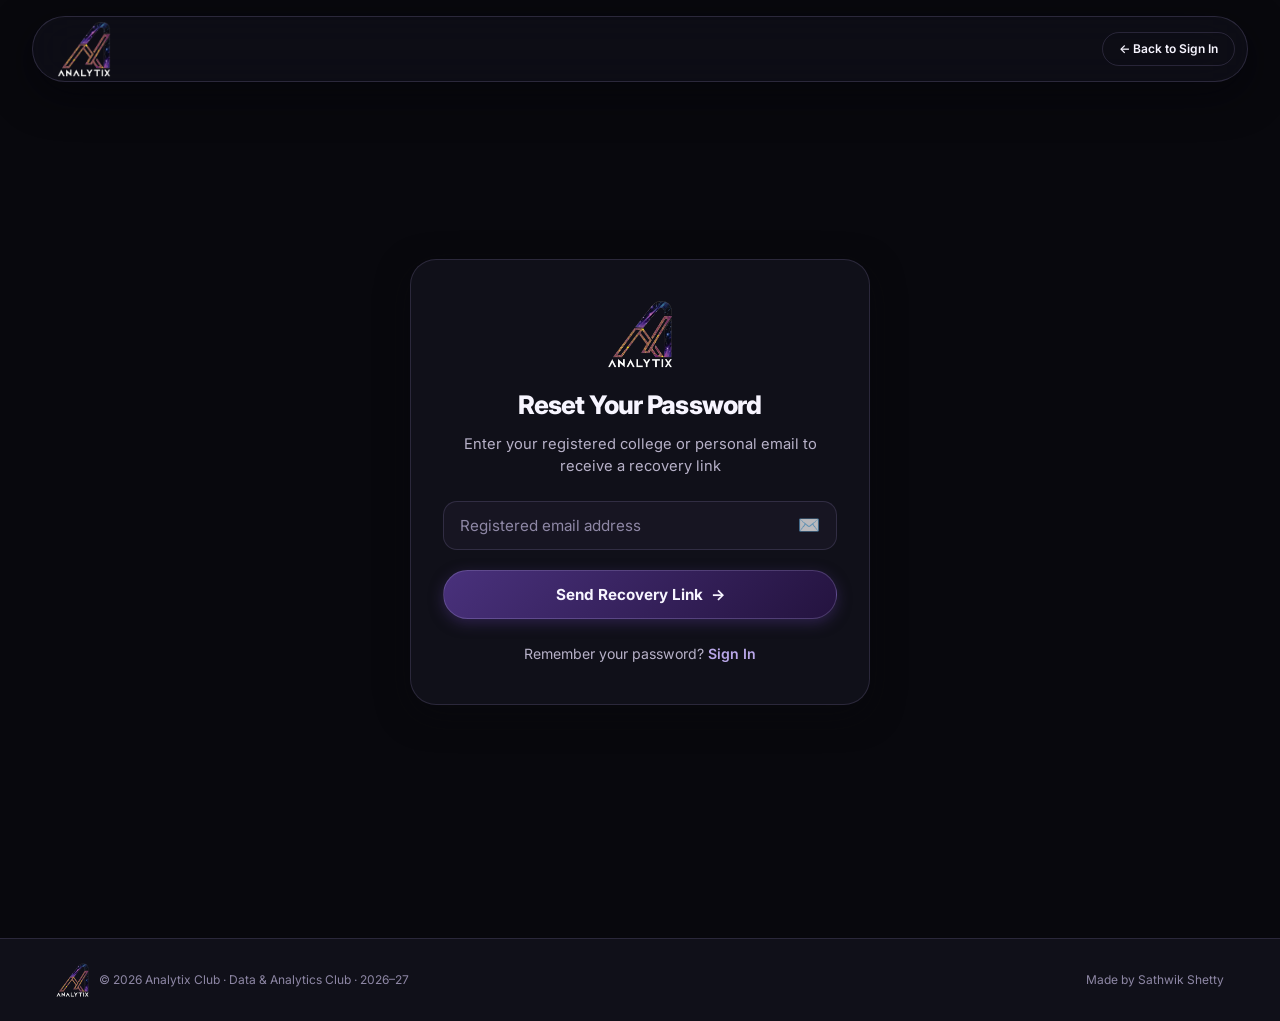
<file: forgot-password.html>
<!DOCTYPE html>
<html lang="en" data-theme="dark">
<head>
  <meta charset="UTF-8">
  <meta name="viewport" content="width=device-width, initial-scale=1.0">
  <title>Forgot Password | Analytix Club</title>
  <link rel="icon" type="image/png" href="assets/analytix-icon.png">
  <link rel="stylesheet" href="css/style.css">
  <link rel="stylesheet" href="css/auth.css">
  <link rel="preconnect" href="https://fonts.googleapis.com">
  <link rel="preconnect" href="https://fonts.gstatic.com" crossorigin>
  <link href="https://fonts.googleapis.com/css2?family=Inter:wght@400;500;600;700;800;900&family=JetBrains+Mono:wght@500;700&display=swap" rel="stylesheet">
</head>
<body>

  <header class="header-wrapper">
    <div class="header-container">
      <div class="header-pill">
        <a href="index.html" class="brand-link" aria-label="Analytix Club Home">
          <img src="assets/analytix-logo.png" alt="Analytix Club" class="brand-logo-img">
        </a>
        <div class="header-right">
          <a href="login.html" class="btn-sm-outline">← Back to Sign In</a>
        </div>
      </div>
    </div>
  </header>

  <main class="apple-auth-wrapper">
    <div class="apple-auth-card">
      <div style="display: flex; justify-content: center; margin-bottom: 18px;"><img src="assets/analytix-logo.png" alt="Analytix Club" style="height: 68px; width: auto; object-fit: contain;"></div>
      <h1 class="apple-auth-title">Reset Your Password</h1>
      <p class="apple-auth-subtitle">Enter your registered college or personal email to receive a recovery link</p>

      <div id="forgot-alert" class="alert alert-error" style="display: none;"></div>
      <div id="forgot-success" class="alert alert-success" style="display: none;"></div>

      <form id="forgot-form">
        <div class="apple-input-container">
          <div class="apple-field-row">
            <input type="email" id="email" class="apple-input" placeholder="Registered email address" required autocomplete="email">
            <span class="apple-field-icon">✉️</span>
          </div>
        </div>

        <button type="submit" id="btn-forgot" class="apple-btn-submit" style="margin-top: 16px;">
          <span>Send Recovery Link</span>
          <span>→</span>
        </button>
      </form>

      <div class="apple-footer-link">
        Remember your password? <a href="login.html">Sign In</a>
      </div>
    </div>
  </main>

  <footer class="footer-wrapper">
    <div class="container footer-inner">
      <div style="display: flex; align-items: center; gap: 10px;"><img src="assets/analytix-logo.png" alt="Analytix Club" style="height: 34px; width: auto; object-fit: contain;"><span>&copy; 2026 Analytix Club · Data &amp; Analytics Club · 2026–27</span></div>
      <div class="footer-credits">
        <span>Made by <a href="https://github.com/sathushetty7" target="_blank" rel="noopener noreferrer" class="credit-author">Sathwik Shetty</a></span>
      </div>
    </div>
  </footer>

  <script src="js/api.js"></script>
  <script src="js/auth.js"></script>
  <script>
    document.addEventListener('DOMContentLoaded', () => {
      const form = document.getElementById('forgot-form');
      const alertBox = document.getElementById('forgot-alert');
      const successBox = document.getElementById('forgot-success');
      const submitBtn = document.getElementById('btn-forgot');

      form.addEventListener('submit', async (e) => {
        e.preventDefault();
        alertBox.style.display = 'none';
        successBox.style.display = 'none';
        submitBtn.disabled = true;
        submitBtn.querySelector('span:first-child').textContent = 'Sending link...';

        const email = document.getElementById('email').value.trim();
        try {
          await Auth.forgotPassword(email);
          successBox.textContent = 'Password reset link sent! Please check your email inbox.';
          successBox.style.display = 'block';
        } catch (err) {
          alertBox.textContent = err.message || 'Unable to send reset link. Please check your email.';
          alertBox.style.display = 'block';
        } finally {
          submitBtn.disabled = false;
          submitBtn.querySelector('span:first-child').textContent = 'Send Recovery Link';
        }
      });
    });
  </script>
</body>
</html>
</file>
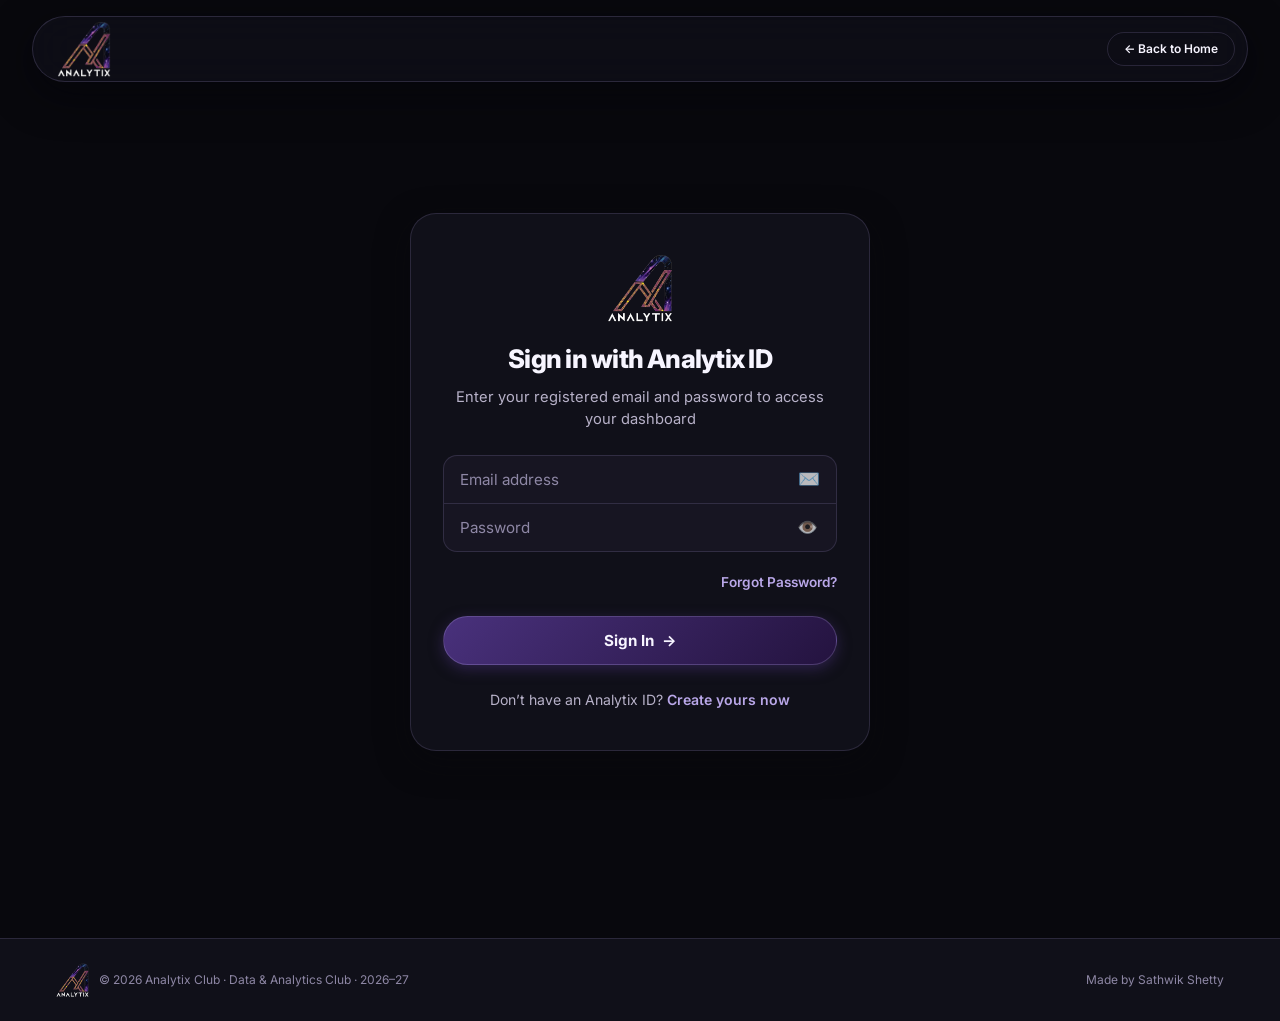
<file: login.html>
<!DOCTYPE html>
<html lang="en" data-theme="dark">
<head>
  <meta charset="UTF-8">
  <meta name="viewport" content="width=device-width, initial-scale=1.0">
  <title>Sign In | Analytix Club</title>
  <meta name="description" content="Sign in with your Analytix ID to access your member dashboard, register for hackathons and track your points.">
  <link rel="icon" type="image/png" href="assets/analytix-icon.png">
  <link rel="stylesheet" href="css/style.css">
  <link rel="stylesheet" href="css/auth.css">
  <link rel="preconnect" href="https://fonts.googleapis.com">
  <link rel="preconnect" href="https://fonts.gstatic.com" crossorigin>
  <link href="https://fonts.googleapis.com/css2?family=Inter:wght@400;500;600;700;800;900&family=JetBrains+Mono:wght@500;700&display=swap" rel="stylesheet">
</head>
<body>

  <!-- Sticky Pill Header -->
  <header class="header-wrapper">
    <div class="header-container">
      <div class="header-pill">
        <a href="index.html" class="brand-link" aria-label="Analytix Club Home">
          <img src="assets/analytix-logo.png" alt="Analytix Club" class="brand-logo-img">
        </a>
        <div class="header-right">
          <a href="index.html" class="btn-sm-outline">← Back to Home</a>
        </div>
      </div>
    </div>
  </header>

  <!-- Login Main Wrapper -->
  <main class="apple-auth-wrapper">
    <div class="apple-auth-card">
      <div style="display: flex; justify-content: center; margin-bottom: 18px;"><img src="assets/analytix-logo.png" alt="Analytix Club" style="height: 68px; width: auto; object-fit: contain;"></div>
      <h1 class="apple-auth-title">Sign in with Analytix ID</h1>
      <p class="apple-auth-subtitle">Enter your registered email and password to access your dashboard</p>

      <!-- Alert Box -->
      <div id="login-alert" class="alert alert-error" style="display: none;"></div>
      <div id="login-success" class="alert alert-success" style="display: none;"></div>

      <!-- Login Form -->
      <form id="email-login-form">
        <div class="apple-input-container">
          <div class="apple-field-row">
            <input type="email" id="email" class="apple-input" placeholder="Email address" required autocomplete="email">
            <span class="apple-field-icon">✉️</span>
          </div>
          <div class="apple-field-row">
            <input type="password" id="password" class="apple-input" placeholder="Password" required autocomplete="current-password">
            <button type="button" class="apple-pwd-toggle" id="toggle-pwd-btn" onclick="togglePasswordVisibility('password', this)" title="Show/Hide password">👁️</button>
          </div>
        </div>

        <div class="apple-forgot-row">
          <a href="forgot-password.html" class="apple-forgot-link">Forgot Password?</a>
        </div>

        <button type="submit" id="btn-email-login" class="apple-btn-submit">
          <span>Sign In</span>
          <span>→</span>
        </button>
      </form>

      <div class="apple-footer-link">
        Don’t have an Analytix ID? <a href="register.html">Create yours now</a>
      </div>
    </div>
  </main>

  <!-- Footer -->
  <footer class="footer-wrapper">
    <div class="container footer-inner">
      <div style="display: flex; align-items: center; gap: 10px;"><img src="assets/analytix-logo.png" alt="Analytix Club" style="height: 34px; width: auto; object-fit: contain;"><span>&copy; 2026 Analytix Club · Data &amp; Analytics Club · 2026–27</span></div>
      <div class="footer-credits">
        <span>Made by <a href="https://github.com/sathushetty7" target="_blank" rel="noopener noreferrer" class="credit-author">Sathwik Shetty</a></span>
      </div>
    </div>
  </footer>

  <script src="js/api.js"></script>
  <script src="js/auth.js"></script>
  <script>
    function togglePasswordVisibility(fieldId, btn) {
      const input = document.getElementById(fieldId);
      if (!input) return;
      if (input.type === 'password') {
        input.type = 'text';
        btn.textContent = '🙈';
      } else {
        input.type = 'password';
        btn.textContent = '👁️';
      }
    }

    document.addEventListener('DOMContentLoaded', () => {
      // If already logged in, redirect directly to dashboard
      Auth.redirectIfLoggedIn();

      const alertBox = document.getElementById('login-alert');
      const successBox = document.getElementById('login-success');
      const emailForm = document.getElementById('email-login-form');
      const emailBtn = document.getElementById('btn-email-login');

      emailForm.addEventListener('submit', async (e) => {
        e.preventDefault();
        alertBox.style.display = 'none';
        successBox.style.display = 'none';
        emailBtn.disabled = true;
        emailBtn.querySelector('span:first-child').textContent = 'Verifying credentials...';

        const email = document.getElementById('email').value.trim();
        const password = document.getElementById('password').value;

        try {
          await Auth.login(email, password);
        } catch (error) {
          alertBox.textContent = error.message || 'Invalid email or password.';
          alertBox.style.display = 'block';
          emailBtn.disabled = false;
          emailBtn.querySelector('span:first-child').textContent = 'Sign In';
        }
      });
    });
  </script>
</body>
</html>
</file>
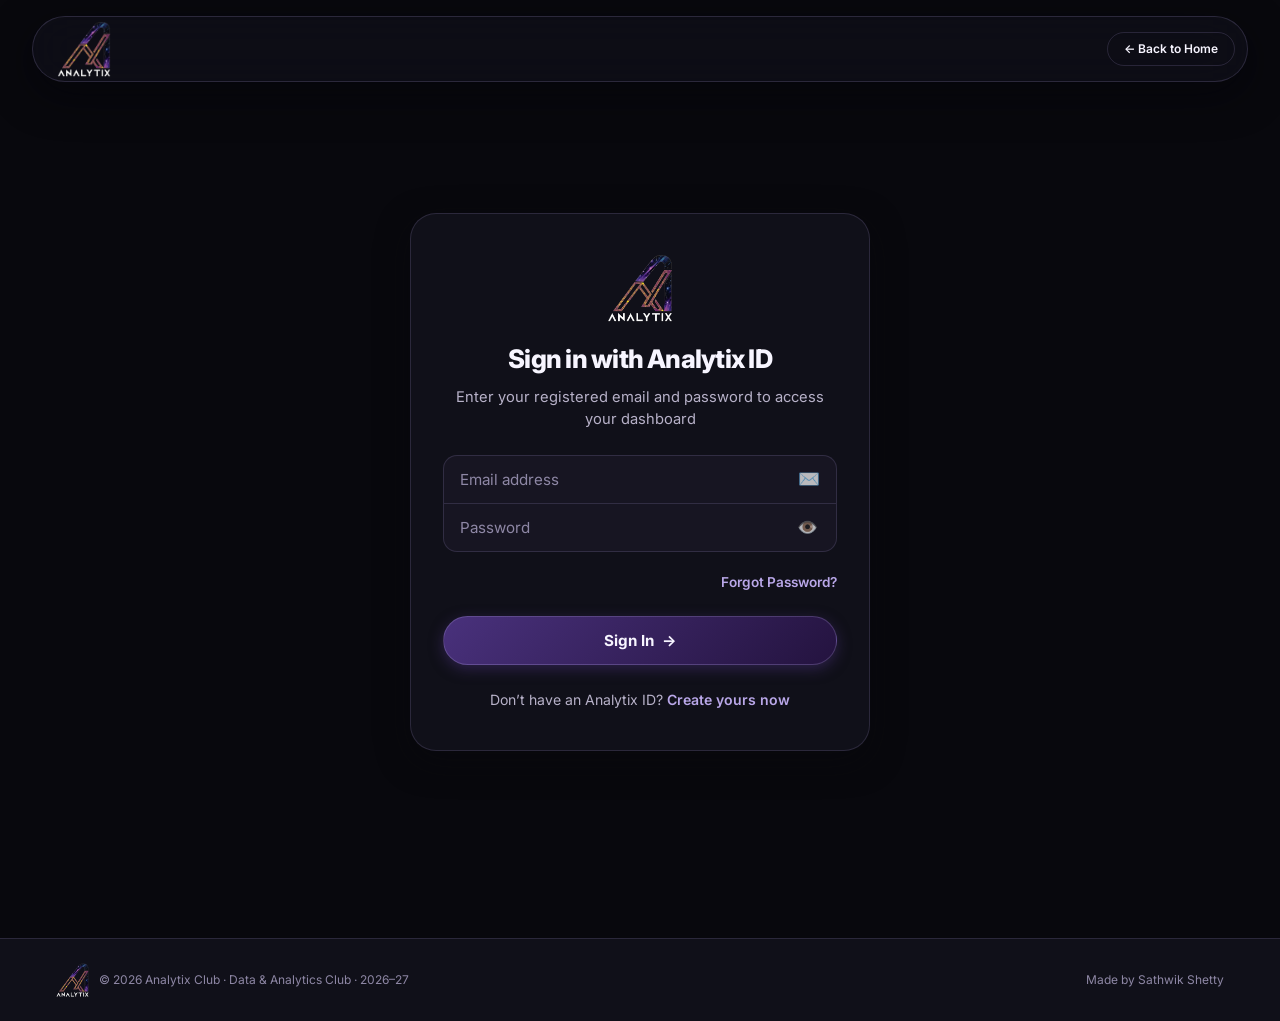
<file: member-dashboard.html>
<!DOCTYPE html>
<html lang="en">
<head>
  <meta charset="UTF-8">
  <meta name="viewport" content="width=device-width, initial-scale=1.0">
  <title>Member Dashboard | Analytix Club</title>
  <link rel="icon" type="image/png" href="assets/analytix-icon.png">
  <link rel="stylesheet" href="css/style.css">
  <link rel="stylesheet" href="css/dashboard.css">
  <link rel="preconnect" href="https://fonts.googleapis.com">
  <link rel="preconnect" href="https://fonts.gstatic.com" crossorigin>
  <link href="https://fonts.googleapis.com/css2?family=Inter:wght@400;500;600;700;800;900&display=swap" rel="stylesheet">
</head>
<body>

  <div class="dashboard-layout">
    <!-- Member Sidebar -->
    <aside class="dashboard-sidebar">
      <div class="sidebar-header">
        <img src="assets/analytix-logo.png" alt="Analytix Club" style="height: 38px; width: auto; object-fit: contain;">
        <span class="brand-text">Analytix Club</span>
      </div>

      <ul class="sidebar-nav">
        <li>
          <a class="sidebar-link active" data-tab="overview">
            <span>🏠</span> Dashboard
          </a>
        </li>
        <li>
          <a class="sidebar-link" data-tab="events">
            <span>📅</span> Events
          </a>
        </li>
        <li>
          <a class="sidebar-link" data-tab="hackathons">
            <span>🚀</span> Hackathons
          </a>
        </li>
        <li>
          <a class="sidebar-link" data-tab="announcements">
            <span>📢</span> Announcements
          </a>
        </li>
        <li>
          <a class="sidebar-link" data-tab="registrations">
            <span>📋</span> My Registrations
          </a>
        </li>
        <li>
          <a class="sidebar-link" data-tab="leaderboard">
            <span>🏆</span> Leaderboard
          </a>
        </li>
        <li>
          <a class="sidebar-link" data-tab="profile">
            <span>👤</span> My Profile
          </a>
        </li>
        <li style="margin-top: auto;">
          <a onclick="Auth.logout()" class="sidebar-link" style="color: #ef4444;">
            <span>🚪</span> Logout
          </a>
        </li>
      </ul>

      <div class="sidebar-footer">
        <div class="sidebar-user">
          <div class="user-avatar user-avatar-img">M</div>
          <div class="user-info">
            <div class="user-name user-display-name">Club Member</div>
            <div class="user-role-badge user-display-role">MEMBER</div>
          </div>
        </div>
      </div>
    </aside>

    <!-- Main Content Area -->
    <main class="dashboard-main">
      <!-- Topbar -->
      <header class="dashboard-topbar">
        <div class="topbar-left">
          <button class="topbar-toggle" id="sidebar-toggle" aria-label="Toggle Menu">☰</button>
          <h1 class="topbar-title" id="dashboard-title">Member Dashboard</h1>
        </div>
        <div class="topbar-actions">
          <span class="skill-pill" style="background: #eef2ff; color: var(--primary); font-weight: 700;">
            Team: <span class="user-display-team">Tech</span>
          </span>
          <a href="index.html" class="btn btn-secondary btn-sm" target="_blank">Club Home ↗</a>
        </div>
      </header>

      <div class="dashboard-content">

        <!-- 1. DASHBOARD OVERVIEW SECTION -->
        <section class="content-section active" id="section-overview">
          <!-- Welcome Banner -->
          <div style="background: linear-gradient(135deg, var(--dark-bg) 0%, #312e81 100%); color: white; padding: 28px 32px; border-radius: var(--radius-lg); margin-bottom: 28px; box-shadow: var(--shadow-md);">
            <div style="display: flex; justify-content: space-between; align-items: center; flex-wrap: wrap; gap: 16px;">
              <div>
                <h2 style="font-size: 1.8rem; font-weight: 800; margin-bottom: 6px;">
                  Welcome, <span id="member-welcome-name">Member</span>! 👋
                </h2>
                <p style="color: #cbd5e1; font-size: 0.95rem;">
                  Track your registrations, participate in events, and earn activity points for the club leaderboard.
                </p>
              </div>
              <div>
                <a href="events.html" class="btn btn-primary" style="background-color: var(--secondary);">Explore Events</a>
              </div>
            </div>
          </div>

          <!-- Upcoming Events Preview -->
          <div class="card-panel">
            <div class="panel-header">
              <h3 class="panel-title">Upcoming Club Events</h3>
              <a href="#" onclick="switchMemberTab('events')" class="btn btn-secondary btn-sm">View All →</a>
            </div>
            <div class="panel-body">
              <div class="grid-3" id="member-upcoming-events">
                <!-- Loaded dynamically -->
              </div>
            </div>
          </div>

          <!-- Latest Announcements Preview -->
          <div class="card-panel">
            <div class="panel-header">
              <h3 class="panel-title">Latest Announcements & Notices</h3>
              <a href="#" onclick="switchMemberTab('announcements')" class="btn btn-secondary btn-sm">View All →</a>
            </div>
            <div class="panel-body">
              <div id="member-latest-notices">
                <!-- Loaded dynamically -->
              </div>
            </div>
          </div>
        </section>

        <!-- 2. EVENTS SECTION -->
        <section class="content-section" id="section-events">
          <div class="card-panel">
            <div class="panel-header">
              <h3 class="panel-title">Upcoming Club Events</h3>
              <span class="skill-pill">One-click Registration</span>
            </div>
            <div class="panel-body">
              <div class="grid-3" id="member-events-grid">
                <!-- Loaded dynamically -->
              </div>
            </div>
          </div>
        </section>

        <!-- 3. HACKATHONS SECTION -->
        <section class="content-section" id="section-hackathons">
          <div class="card-panel">
            <div class="panel-header">
              <h3 class="panel-title">Hackathons & Competitions</h3>
              <span class="skill-pill">Apply with Club Team</span>
            </div>
            <div class="panel-body">
              <div class="grid-3" id="member-hackathons-grid">
                <!-- Loaded dynamically -->
              </div>
            </div>
          </div>
        </section>

        <!-- 4. ANNOUNCEMENTS SECTION -->
        <section class="content-section" id="section-announcements">
          <div class="card-panel">
            <div class="panel-header">
              <h3 class="panel-title">Club Announcements</h3>
            </div>
            <div class="panel-body" id="member-announcements-list">
              <!-- Loaded dynamically -->
            </div>
          </div>
        </section>

        <!-- 5. MY REGISTRATIONS SECTION -->
        <section class="content-section" id="section-registrations">
          <div class="card-panel">
            <div class="panel-header">
              <h3 class="panel-title">My Registered Events</h3>
            </div>
            <div class="table-responsive">
              <table class="data-table">
                <thead>
                  <tr>
                    <th>Event</th>
                    <th>Date & Time</th>
                    <th>Applied At</th>
                    <th>Status</th>
                  </tr>
                </thead>
                <tbody id="my-events-table-body">
                  <tr><td colspan="4" class="text-center">Loading...</td></tr>
                </tbody>
              </table>
            </div>
          </div>

          <div class="card-panel">
            <div class="panel-header">
              <h3 class="panel-title">My Hackathon Applications</h3>
            </div>
            <div class="table-responsive">
              <table class="data-table">
                <thead>
                  <tr>
                    <th>Hackathon</th>
                    <th>Team Name</th>
                    <th>Applied At</th>
                    <th>Status</th>
                  </tr>
                </thead>
                <tbody id="my-hackathons-table-body">
                  <tr><td colspan="4" class="text-center">Loading...</td></tr>
                </tbody>
              </table>
            </div>
          </div>
        </section>

        <!-- 6. LEADERBOARD SECTION -->
        <section class="content-section" id="section-leaderboard">
          <div class="card-panel">
            <div class="panel-header">
              <h3 class="panel-title">Official Analytix Club Leaderboard</h3>
              <span class="skill-pill">Updated Live</span>
            </div>
            <div class="table-responsive">
              <table class="data-table">
                <thead>
                  <tr>
                    <th>Rank</th>
                    <th>Member</th>
                    <th>Team</th>
                    <th>Total Points</th>
                    <th>Completed Activities</th>
                  </tr>
                </thead>
                <tbody id="member-leaderboard-body">
                  <tr><td colspan="5" class="text-center">Loading leaderboard...</td></tr>
                </tbody>
              </table>
            </div>
          </div>
        </section>

        <!-- 7. MEMBER PROFILE SECTION -->
        <section class="content-section" id="section-profile">
          <div class="card-panel" style="max-width: 800px; margin: 0 auto;">
            <div class="panel-header">
              <h3 class="panel-title">My Profile</h3>
              <div class="profile-badges-row">
                <span class="skill-pill" id="member-badge-role" style="background: #e0e7ff; color: var(--primary); font-weight: 700;">MEMBER</span>
                <span class="skill-pill" id="member-badge-team">TEAM: NONE</span>
                <span class="points-pill" id="member-badge-points">0 pts</span>
              </div>
            </div>

            <!-- Profile Header Strip with Avatar -->
            <div class="profile-header-strip">
              <div class="profile-avatar-circle" id="member-avatar-circle" style="position: relative; cursor: pointer; overflow: hidden;" onclick="document.getElementById('member-file-upload').click()" title="Click to upload profile photo">M</div>
              <div class="profile-details-strip">
                <h3 class="profile-name-text" id="member-header-name">Member Name</h3>
                <div class="profile-email-text" id="member-header-email">member@analytixclub.edu</div>
                <div style="margin-top: 8px; display: flex; align-items: center; gap: 8px;">
                  <button type="button" class="btn btn-secondary btn-sm" onclick="document.getElementById('member-file-upload').click()" style="padding: 4px 12px; font-size: 0.8rem; border-radius: 6px;">
                    📷 Upload Real Photo
                  </button>
                  <input type="file" id="member-file-upload" accept="image/png,image/jpeg,image/webp,image/gif" style="display:none;" onchange="handleMemberPhotoUpload(event)">
                  <span id="member-photo-status" style="font-size: 0.76rem; color: #64748b;">JPG, PNG or WEBP (Max 5MB)</span>
                </div>
              </div>
            </div>

            <div class="panel-body">
              <form id="member-profile-form" onsubmit="handleMemberProfileSubmit(event)">
                <div class="form-row">
                  <div class="form-group">
                    <label class="form-label" for="member-profile-name">Full Name *</label>
                    <input type="text" id="member-profile-name" class="form-control" placeholder="Your full name" required>
                  </div>
                  <div class="form-group">
                    <label class="form-label" for="member-profile-email">Email (Account ID - Read Only)</label>
                    <input type="email" id="member-profile-email" class="form-control" disabled>
                  </div>
                </div>

                <div class="form-row">
                  <div class="form-group">
                    <label class="form-label" for="member-profile-phone">Phone Number</label>
                    <input type="tel" id="member-profile-phone" class="form-control" placeholder="+91 98765 43210">
                  </div>
                  <div class="form-group">
                    <label class="form-label" for="member-profile-dept">Department / Branch</label>
                    <input type="text" id="member-profile-dept" class="form-control" placeholder="e.g. Information Technology">
                  </div>
                </div>

                <div class="form-row">
                  <div class="form-group">
                    <label class="form-label" for="member-profile-year">Year of Study</label>
                    <select id="member-profile-year" class="form-control">
                      <option value="1st Year">1st Year</option>
                      <option value="2nd Year">2nd Year</option>
                      <option value="3rd Year">3rd Year</option>
                      <option value="4th Year">4th Year</option>
                      <option value="Postgraduate">Postgraduate</option>
                    </select>
                  </div>
                  <div class="form-group">
                    <label class="form-label" for="member-profile-skills">Technical & Creative Skills</label>
                    <input type="text" id="member-profile-skills" class="form-control" placeholder="e.g. Python, Figma, React, SQL">
                  </div>
                </div>
                <input type="hidden" id="member-profile-photo">

                <div class="form-group">
                  <label class="form-label" for="member-profile-bio">Short Bio</label>
                  <textarea id="member-profile-bio" class="form-control" rows="3" placeholder="Tell the club about your passions..."></textarea>
                </div>

                <div style="margin-top: 10px;">
                  <button type="submit" class="btn btn-primary" style="padding: 12px 28px;">
                    Save Profile Changes
                  </button>
                </div>
              </form>
            </div>
          </div>
        </section>

      </div>
    </main>
  </div>

  <script src="js/api.js"></script>
  <script src="js/auth.js?v=2.2"></script>
  <script src="js/member.js"></script>
</body>
</html>
</file>
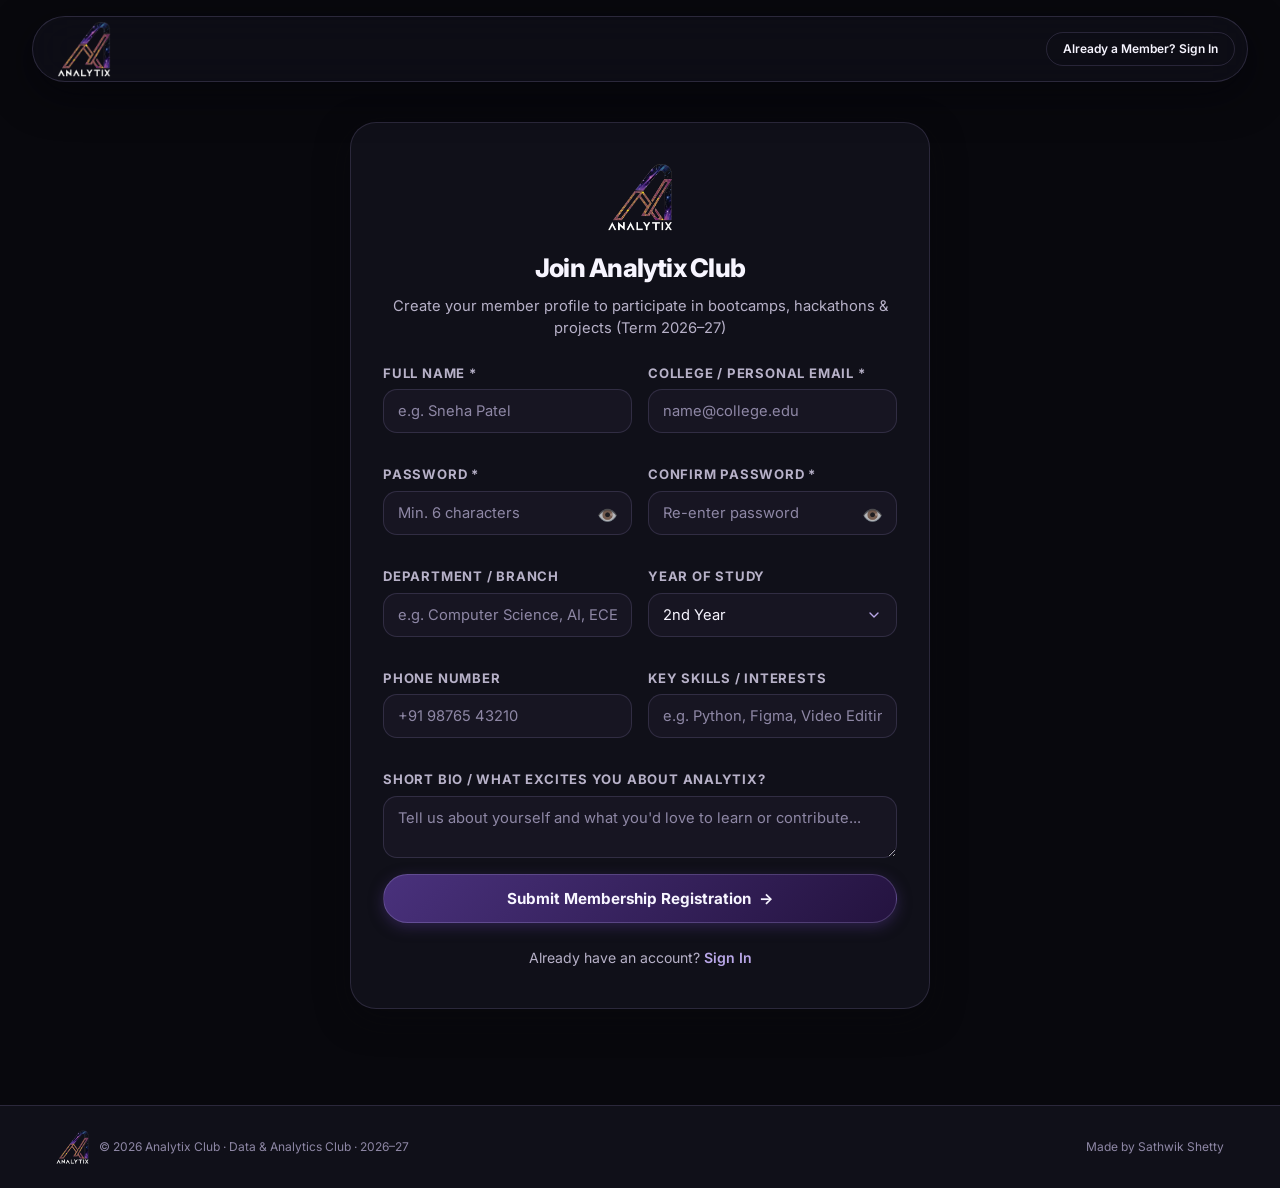
<file: register.html>
<!DOCTYPE html>
<html lang="en" data-theme="dark">
<head>
  <meta charset="UTF-8">
  <meta name="viewport" content="width=device-width, initial-scale=1.0">
  <title>Join Analytix Club | Member Registration 2026–27</title>
  <meta name="description" content="Register as an official member of Analytix Club. Join the Tech, Design, or MOC team for the 2026-27 academic year.">
  <link rel="icon" type="image/png" href="assets/analytix-icon.png">
  <link rel="stylesheet" href="css/style.css">
  <link rel="stylesheet" href="css/auth.css">
  <link rel="preconnect" href="https://fonts.googleapis.com">
  <link rel="preconnect" href="https://fonts.gstatic.com" crossorigin>
  <link href="https://fonts.googleapis.com/css2?family=Inter:wght@400;500;600;700;800;900&family=JetBrains+Mono:wght@500;700&display=swap" rel="stylesheet">
</head>
<body>

  <!-- Sticky Pill Header -->
  <header class="header-wrapper">
    <div class="header-container">
      <div class="header-pill">
        <a href="index.html" class="brand-link" aria-label="Analytix Club Home">
          <img src="assets/analytix-logo.png" alt="Analytix Club" class="brand-logo-img">
        </a>
        <div class="header-right">
          <a href="login.html" class="btn-sm-outline">Already a Member? Sign In</a>
        </div>
      </div>
    </div>
  </header>

  <!-- Register Main Wrapper -->
  <main class="auth-wrapper">
    <div class="auth-box auth-box-wide">
      <div style="display: flex; justify-content: center; margin-bottom: 18px;"><img src="assets/analytix-logo.png" alt="Analytix Club" style="height: 68px; width: auto; object-fit: contain;"></div>
      <h1 class="auth-title">Join Analytix Club</h1>
      <p class="auth-subtitle">Create your member profile to participate in bootcamps, hackathons &amp; projects (Term 2026–27)</p>

      <div id="register-alert" class="alert alert-error" style="display: none;"></div>
      <div id="register-success" class="alert alert-success" style="display: none;"></div>

      <form id="register-form">
        <div class="form-row">
          <div class="form-group">
            <label for="full_name" class="form-label">Full Name *</label>
            <input type="text" id="full_name" class="form-control" placeholder="e.g. Sneha Patel" required>
          </div>
          <div class="form-group">
            <label for="email" class="form-label">College / Personal Email *</label>
            <input type="email" id="email" class="form-control" placeholder="name@college.edu" required>
          </div>
        </div>

        <div class="form-row">
          <div class="form-group" style="position: relative;">
            <label for="password" class="form-label">Password *</label>
            <div style="position: relative;">
              <input type="password" id="password" class="form-control" placeholder="Min. 6 characters" minlength="6" required>
              <button type="button" class="apple-pwd-toggle" style="top: 8px; right: 8px;" onclick="togglePwdVisibility('password', this)">👁️</button>
            </div>
          </div>
          <div class="form-group" style="position: relative;">
            <label for="confirm_password" class="form-label">Confirm Password *</label>
            <div style="position: relative;">
              <input type="password" id="confirm_password" class="form-control" placeholder="Re-enter password" minlength="6" required>
              <button type="button" class="apple-pwd-toggle" style="top: 8px; right: 8px;" onclick="togglePwdVisibility('confirm_password', this)">👁️</button>
            </div>
          </div>
        </div>

        <div class="form-row">
          <div class="form-group">
            <label for="department" class="form-label">Department / Branch</label>
            <input type="text" id="department" class="form-control" placeholder="e.g. Computer Science, AI, ECE">
          </div>
          <div class="form-group">
            <label for="year" class="form-label">Year of Study</label>
            <select id="year" class="form-control">
              <option value="1st Year">1st Year</option>
              <option value="2nd Year" selected>2nd Year</option>
              <option value="3rd Year">3rd Year</option>
              <option value="4th Year">4th Year</option>
              <option value="Postgraduate">Postgraduate</option>
            </select>
          </div>
        </div>

        <div class="form-row">
          <div class="form-group">
            <label for="phone" class="form-label">Phone Number</label>
            <input type="tel" id="phone" class="form-control" placeholder="+91 98765 43210">
          </div>
          <div class="form-group">
            <label for="skills" class="form-label">Key Skills / Interests</label>
            <input type="text" id="skills" class="form-control" placeholder="e.g. Python, Figma, Video Editing, SQL">
          </div>
        </div>

        <div class="form-group">
          <label for="bio" class="form-label">Short Bio / What excites you about Analytix?</label>
          <textarea id="bio" class="form-control" rows="2" placeholder="Tell us about yourself and what you'd love to learn or contribute..."></textarea>
        </div>

        <button type="submit" id="btn-register" class="apple-btn-submit" style="margin-top: 10px;">
          <span>Submit Membership Registration</span>
          <span>→</span>
        </button>
      </form>

      <div class="apple-footer-link">
        Already have an account? <a href="login.html">Sign In</a>
      </div>
    </div>
  </main>

  <!-- Footer -->
  <footer class="footer-wrapper">
    <div class="container footer-inner">
      <div style="display: flex; align-items: center; gap: 10px;"><img src="assets/analytix-logo.png" alt="Analytix Club" style="height: 34px; width: auto; object-fit: contain;"><span>&copy; 2026 Analytix Club · Data &amp; Analytics Club · 2026–27</span></div>
      <div class="footer-credits">
        <span>Made by <a href="https://github.com/sathushetty7" target="_blank" rel="noopener noreferrer" class="credit-author">Sathwik Shetty</a></span>
      </div>
    </div>
  </footer>

  <script src="js/api.js"></script>
  <script src="js/auth.js"></script>
  <script>
    function togglePwdVisibility(fieldId, btn) {
      const input = document.getElementById(fieldId);
      if (!input) return;
      if (input.type === 'password') {
        input.type = 'text';
        btn.textContent = '🙈';
      } else {
        input.type = 'password';
        btn.textContent = '👁️';
      }
    }

    document.addEventListener('DOMContentLoaded', () => {
      Auth.redirectIfLoggedIn();

      const form = document.getElementById('register-form');
      const alertBox = document.getElementById('register-alert');
      const submitBtn = document.getElementById('btn-register');

      form.addEventListener('submit', async (e) => {
        e.preventDefault();
        alertBox.style.display = 'none';

        const pwd = document.getElementById('password').value;
        const confirmPwd = document.getElementById('confirm_password').value;

        if (pwd !== confirmPwd) {
          alertBox.textContent = 'Passwords do not match. Please verify.';
          alertBox.style.display = 'block';
          return;
        }

        submitBtn.disabled = true;
        submitBtn.querySelector('span:first-child').textContent = 'Creating member profile...';

        const payload = {
          full_name: document.getElementById('full_name').value.trim(),
          email: document.getElementById('email').value.trim(),
          password: pwd,
          department: document.getElementById('department').value.trim(),
          year: document.getElementById('year').value,
          phone: document.getElementById('phone').value.trim(),
          skills: document.getElementById('skills').value.trim(),
          bio: document.getElementById('bio').value.trim()
        };

        try {
          await Auth.register(payload);
        } catch (err) {
          alertBox.textContent = err.message || 'Registration failed. Please check your inputs.';
          alertBox.style.display = 'block';
          submitBtn.disabled = false;
          submitBtn.querySelector('span:first-child').textContent = 'Submit Membership Registration';
        }
      });
    });
  </script>
</body>
</html>
</file>
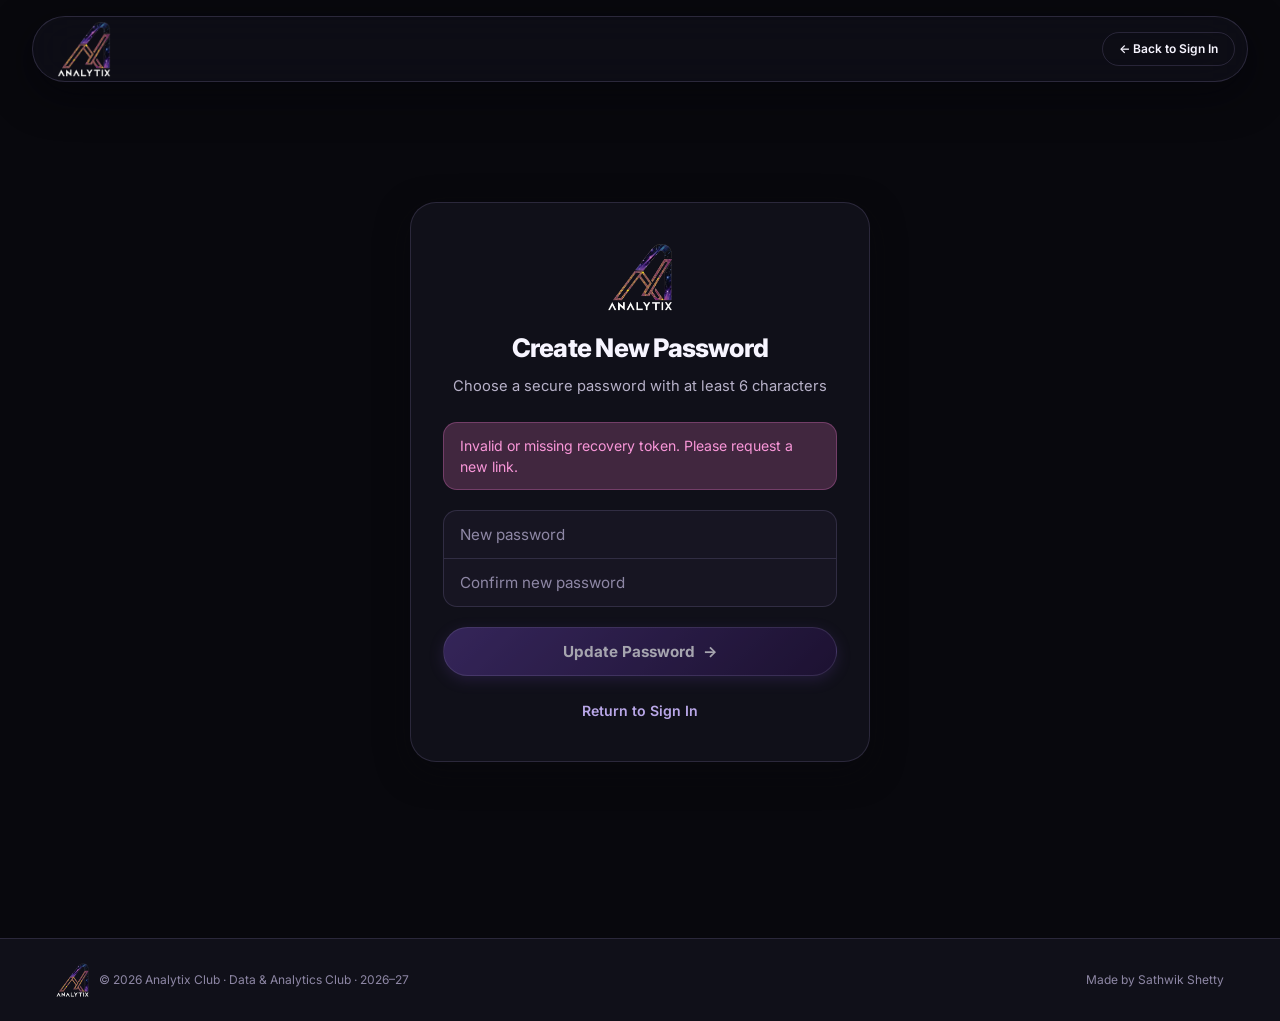
<file: reset-password.html>
<!DOCTYPE html>
<html lang="en" data-theme="dark">
<head>
  <meta charset="UTF-8">
  <meta name="viewport" content="width=device-width, initial-scale=1.0">
  <title>Reset Password | Analytix Club</title>
  <link rel="icon" type="image/png" href="assets/analytix-icon.png">
  <link rel="stylesheet" href="css/style.css">
  <link rel="stylesheet" href="css/auth.css">
  <link rel="preconnect" href="https://fonts.googleapis.com">
  <link rel="preconnect" href="https://fonts.gstatic.com" crossorigin>
  <link href="https://fonts.googleapis.com/css2?family=Inter:wght@400;500;600;700;800;900&family=JetBrains+Mono:wght@500;700&display=swap" rel="stylesheet">
</head>
<body>

  <header class="header-wrapper">
    <div class="header-container">
      <div class="header-pill">
        <a href="index.html" class="brand-link" aria-label="Analytix Club Home">
          <img src="assets/analytix-logo.png" alt="Analytix Club" class="brand-logo-img">
        </a>
        <div class="header-right">
          <a href="login.html" class="btn-sm-outline">← Back to Sign In</a>
        </div>
      </div>
    </div>
  </header>

  <main class="apple-auth-wrapper">
    <div class="apple-auth-card">
      <div style="display: flex; justify-content: center; margin-bottom: 18px;"><img src="assets/analytix-logo.png" alt="Analytix Club" style="height: 68px; width: auto; object-fit: contain;"></div>
      <h1 class="apple-auth-title">Create New Password</h1>
      <p class="apple-auth-subtitle">Choose a secure password with at least 6 characters</p>

      <div id="reset-alert" class="alert alert-error" style="display: none;"></div>
      <div id="reset-success" class="alert alert-success" style="display: none;"></div>

      <form id="reset-form">
        <div class="apple-input-container">
          <div class="apple-field-row">
            <input type="password" id="new_password" class="apple-input" placeholder="New password" required minlength="6">
          </div>
          <div class="apple-field-row">
            <input type="password" id="confirm_password" class="apple-input" placeholder="Confirm new password" required minlength="6">
          </div>
        </div>

        <button type="submit" id="btn-reset" class="apple-btn-submit" style="margin-top: 16px;">
          <span>Update Password</span>
          <span>→</span>
        </button>
      </form>

      <div class="apple-footer-link">
        <a href="login.html">Return to Sign In</a>
      </div>
    </div>
  </main>

  <footer class="footer-wrapper">
    <div class="container footer-inner">
      <div style="display: flex; align-items: center; gap: 10px;"><img src="assets/analytix-logo.png" alt="Analytix Club" style="height: 34px; width: auto; object-fit: contain;"><span>&copy; 2026 Analytix Club · Data &amp; Analytics Club · 2026–27</span></div>
      <div class="footer-credits">
        <span>Made by <a href="https://github.com/sathushetty7" target="_blank" rel="noopener noreferrer" class="credit-author">Sathwik Shetty</a></span>
      </div>
    </div>
  </footer>

  <script src="js/api.js"></script>
  <script src="js/auth.js"></script>
  <script>
    document.addEventListener('DOMContentLoaded', () => {
      const urlParams = new URLSearchParams(window.location.search);
      const token = urlParams.get('token') || window.location.hash.replace('#access_token=', '').split('&')[0];

      const form = document.getElementById('reset-form');
      const alertBox = document.getElementById('reset-alert');
      const successBox = document.getElementById('reset-success');
      const submitBtn = document.getElementById('btn-reset');

      if (!token) {
        alertBox.textContent = 'Invalid or missing recovery token. Please request a new link.';
        alertBox.style.display = 'block';
        submitBtn.disabled = true;
      }

      form.addEventListener('submit', async (e) => {
        e.preventDefault();
        alertBox.style.display = 'none';

        const p1 = document.getElementById('new_password').value;
        const p2 = document.getElementById('confirm_password').value;

        if (p1 !== p2) {
          alertBox.textContent = 'Passwords do not match.';
          alertBox.style.display = 'block';
          return;
        }

        submitBtn.disabled = true;
        submitBtn.querySelector('span:first-child').textContent = 'Updating...';

        try {
          await Auth.resetPassword(token, p1);
          successBox.textContent = 'Password successfully updated! Redirecting to login...';
          successBox.style.display = 'block';
          setTimeout(() => window.location.href = 'login.html', 1500);
        } catch (err) {
          alertBox.textContent = err.message || 'Failed to reset password.';
          alertBox.style.display = 'block';
          submitBtn.disabled = false;
          submitBtn.querySelector('span:first-child').textContent = 'Update Password';
        }
      });
    });
  </script>
</body>
</html>
</file>
<file: css/style.css>
/**
 * ANALYTIX CLUB - COSMIC GALAXY DESIGN SYSTEM & STYLESHEET
 * Replicating MVJCE Championship visual layout with Analytix Cosmic Galaxy Identity
 * Palette: Deep Space (#08080D), Galaxy Purple (#49317C), Deep Violet (#24133F),
 *          Nebula Blue (#243B70), Cosmic Gold (#C18B49), Nebula Pink (#D16BB5),
 *          Starlight Lavender (#B9A7E8), White Typography (#F7F5FF)
 * Strict Requirement: Absolutely NO green/teal, no generic SaaS look.
 */

:root {
  /* Dominant Cosmic Backgrounds */
  --bg: #08080D;
  --bg-secondary: #101019;
  --surface: #101019;
  --surface-card: #171522;
  --surface-raised: #211B30;
  --line: rgba(185, 167, 232, 0.16);
  --border: rgba(185, 167, 232, 0.16);

  /* Galaxy Spectrum Accents */
  --deep-violet: #24133F;
  --galaxy-purple: #49317C;
  --nebula-blue: #243B70;
  --cosmic-gold: #C18B49;
  --nebula-pink: #D16BB5;
  --starlight-lavender: #B9A7E8;

  /* Primary Interactive Elements */
  --accent: #49317C;
  --accent-secondary: #B9A7E8;
  --accent-hover: #5c3e9c;
  --accent-glow: rgba(73, 49, 124, 0.50);
  --accent-soft: rgba(73, 49, 124, 0.22);
  --accent-gold: #C18B49;
  --accent-pink: #D16BB5;

  /* High Readability Typography */
  --text: #F7F5FF;
  --text-primary: #F7F5FF;
  --text-secondary: #B7B1C8;
  --ink: #F7F5FF;
  --ink-secondary: #B7B1C8;
  --muted: #8E87A5;

  --button-bg: #49317C;
  --button-text: #F7F5FF;

  /* Status Indicators (Violet / Gold / Pink / Lavender) */
  --status-active: #B9A7E8;
  --status-approved-bg: rgba(73, 49, 124, 0.35);
  --status-approved-text: #B9A7E8;
  --status-pending-bg: rgba(193, 139, 73, 0.20);
  --status-pending-text: #E0AB6A;
  --status-error-bg: rgba(209, 107, 181, 0.25);
  --status-error-text: #F896D8;

  /* Typography */
  --font-sans: 'Inter', -apple-system, BlinkMacSystemFont, "Segoe UI", Roboto, "Helvetica Neue", Arial, sans-serif;
  --font-mono: 'JetBrains Mono', ui-monospace, SFMono-Regular, Menlo, Monaco, Consolas, monospace;

  /* Radii */
  --radius-xs: 4px;
  --radius-sm: 8px;
  --radius-md: 14px;
  --radius-lg: 20px;
  --radius-xl: 22px;
  --radius-2xl: 26px;
  --radius-3xl: 28px;
  --radius-full: 9999px;

  /* Cosmic Shadows & Soft Violet Glows */
  --shadow-subtle: 0 4px 16px rgba(0, 0, 0, 0.45);
  --shadow-card: 0 10px 32px rgba(8, 8, 13, 0.70);
  --shadow-popover: 0 14px 36px rgba(4, 4, 8, 0.85);
  --shadow-hero: 0 20px 60px -15px rgba(36, 19, 63, 0.45);
  --shadow-glow: 0 0 25px rgba(73, 49, 124, 0.40);
  --shadow-gold: 0 0 20px rgba(193, 139, 73, 0.30);

  /* Transitions */
  --transition-fast: 0.15s cubic-bezier(0, 0, 0.2, 1);
  --transition-normal: 0.25s cubic-bezier(0, 0, 0.2, 1);
  --transition-slow: 0.4s cubic-bezier(0.16, 1, 0.3, 1);
}

/* Light Mode Theme Overrides */
html[data-theme="light"] {
  --bg: #F6F4FB;
  --bg-secondary: #ECE7F8;
  --surface: #FFFFFF;
  --surface-card: #FFFFFF;
  --surface-raised: #EFEBF9;
  --line: rgba(73, 49, 124, 0.16);
  --border: rgba(73, 49, 124, 0.16);

  --accent: #49317C;
  --accent-secondary: #5C3E9C;
  --accent-hover: #382362;
  --accent-glow: rgba(73, 49, 124, 0.22);
  --accent-soft: rgba(73, 49, 124, 0.10);
  --starlight-lavender: #5C3E9C;

  --text: #151126;
  --text-primary: #151126;
  --text-secondary: #4B4366;
  --ink: #151126;
  --ink-secondary: #4B4366;
  --muted: #6C6487;

  --shadow-subtle: 0 4px 16px rgba(36, 19, 63, 0.08);
  --shadow-card: 0 10px 30px rgba(36, 19, 63, 0.10);
  --shadow-popover: 0 14px 36px rgba(36, 19, 63, 0.16);
  --shadow-hero: 0 20px 60px -15px rgba(73, 49, 124, 0.18);
}

html[data-theme="light"] .header-pill {
  background-color: rgba(255, 255, 255, 0.92);
  box-shadow: 0 8px 28px rgba(36, 19, 63, 0.08);
}

html[data-theme="light"] .nav-toggle-btn {
  background-color: var(--surface-raised);
  color: var(--text);
}

html[data-theme="light"] .apple-dropdown {
  background-color: rgba(255, 255, 255, 0.98);
  box-shadow: 0 16px 40px rgba(36, 19, 63, 0.15);
}

html[data-theme="light"] .hero-card {
  background: radial-gradient(ellipse 75% 65% at 50% 45%, rgba(185, 167, 232, 0.35) 0%, rgba(236, 231, 248, 0.85) 55%, #FFFFFF 100%);
  border-color: rgba(73, 49, 124, 0.20);
}

html[data-theme="light"] .hero-title {
  background: linear-gradient(135deg, #151126 0%, #49317C 55%, #C18B49 100%);
  -webkit-background-clip: text;
  background-clip: text;
  -webkit-text-fill-color: transparent;
}

html[data-theme="light"] .section-heading,
html[data-theme="light"] .leaderboard-member-name,
html[data-theme="light"] .card-title,
html[data-theme="light"] .team-card-title,
html[data-theme="light"] h1,
html[data-theme="light"] h2,
html[data-theme="light"] h3 {
  color: var(--text);
}

html[data-theme="light"] .brand-logo-img {
  background: #101019;
  padding: 4px 8px;
  border-radius: 10px;
}

html[data-theme="light"] .footer-wrapper {
  background-color: var(--surface);
  border-top: 1px solid var(--line);
}

/* Base Reset & Defaults */
*, *::before, *::after {
  box-sizing: border-box;
  margin: 0;
  padding: 0;
}

html {
  font-family: var(--font-sans);
  background-color: var(--bg);
  color: var(--text);
  scroll-behavior: smooth;
  -webkit-font-smoothing: antialiased;
  -moz-osx-font-smoothing: grayscale;
}

body {
  min-height: 100vh;
  background-color: var(--bg);
  color: var(--text);
  line-height: 1.5;
  overflow-x: hidden;
  position: relative;
}

a {
  color: inherit;
  text-decoration: none;
}

button {
  font-family: inherit;
  background: none;
  border: none;
  cursor: pointer;
}

img, svg {
  display: block;
  max-width: 100%;
}

/* Containers (Full Page Width) */
.container {
  width: 100%;
  max-width: 100%;
  margin-left: auto;
  margin-right: auto;
  padding-left: 20px;
  padding-right: 20px;
}

@media (min-width: 640px) {
  .container {
    padding-left: 40px;
    padding-right: 40px;
  }
}

@media (min-width: 1024px) {
  .container {
    padding-left: 56px;
    padding-right: 56px;
  }
}

.content-max-w {
  width: 100%;
  max-width: 100%;
  margin-left: auto;
  margin-right: auto;
}

/* =============================================================================
   1. STICKY FLOATING GLASS PILL NAVBAR (Reference Pill Layout)
   ============================================================================= */
.header-wrapper {
  position: sticky;
  top: 0;
  z-index: 50;
  width: 100%;
  padding: 14px 16px 0 16px;
}

@media (min-width: 640px) {
  .header-wrapper {
    padding: 16px 32px 0 32px;
  }
}

.header-container {
  position: relative;
  margin-left: auto;
  margin-right: auto;
  width: 100%;
  max-width: 1280px;
}

.header-pill {
  display: flex;
  height: 62px;
  width: 100%;
  align-items: center;
  justify-content: space-between;
  border-radius: var(--radius-full);
  border: 1px solid rgba(185, 167, 232, 0.18);
  background-color: rgba(16, 16, 25, 0.72);
  padding: 0 10px 0 20px;
  box-shadow: 0 12px 40px rgba(4, 4, 10, 0.55);
  backdrop-filter: blur(24px);
  -webkit-backdrop-filter: blur(24px);
  transition: border-color var(--transition-fast), box-shadow var(--transition-fast), background-color var(--transition-fast);
}

.header-pill:hover {
  border-color: rgba(185, 167, 232, 0.34);
}

@media (min-width: 640px) {
  .header-pill {
    height: 66px;
    padding: 0 12px 0 24px;
  }
}

html[data-theme="light"] .header-pill {
  background-color: rgba(255, 255, 255, 0.80);
  border-color: rgba(73, 49, 124, 0.14);
  box-shadow: 0 10px 32px rgba(36, 19, 63, 0.08);
}

/* Center Segmented Navigation Pill */
.nav-center-pill {
  display: none;
  align-items: center;
  gap: 4px;
  padding: 4px;
  border-radius: var(--radius-full);
  background: rgba(255, 255, 255, 0.04);
  border: 1px solid rgba(185, 167, 232, 0.14);
}

@media (min-width: 900px) {
  .nav-center-pill {
    display: inline-flex;
  }
  .header-pill:has(.nav-center-pill) .nav-toggle-btn {
    display: none;
  }
}

html[data-theme="light"] .nav-center-pill {
  background: rgba(73, 49, 124, 0.05);
  border-color: rgba(73, 49, 124, 0.12);
}

.nav-pill-link {
  display: inline-flex;
  align-items: center;
  justify-content: center;
  padding: 7px 15px;
  border-radius: var(--radius-full);
  font-size: 11px;
  font-weight: 700;
  letter-spacing: 0.08em;
  text-transform: uppercase;
  color: var(--text-secondary);
  text-decoration: none;
  transition: background-color 0.2s ease, color 0.2s ease, box-shadow 0.2s ease;
}

.nav-pill-link:hover {
  color: var(--text);
  background: rgba(185, 167, 232, 0.10);
}

.nav-pill-link.active {
  background: #F7F5FF;
  color: #08080D;
  box-shadow: 0 2px 10px rgba(247, 245, 255, 0.22);
}

html[data-theme="light"] .nav-pill-link.active {
  background: #111118;
  color: #FFFFFF;
  box-shadow: 0 4px 12px rgba(17, 17, 24, 0.20);
}

/* Vibrant Violet Glow CTA Pill */
.nav-cta-glow {
  display: inline-flex;
  align-items: center;
  gap: 6px;
  padding: 9px 18px;
  border-radius: var(--radius-full);
  font-size: 11px;
  font-weight: 800;
  letter-spacing: 0.07em;
  text-transform: uppercase;
  color: #FFFFFF;
  background: linear-gradient(135deg, #6d28d9 0%, #7c3aed 50%, #49317C 100%);
  box-shadow: 0 0 22px rgba(124, 58, 237, 0.55), 0 4px 12px rgba(73, 49, 124, 0.45);
  border: 1px solid rgba(185, 167, 232, 0.35);
  text-decoration: none;
  transition: transform 0.18s ease, box-shadow 0.18s ease;
}

.nav-cta-glow:hover {
  transform: translateY(-1px);
  box-shadow: 0 0 28px rgba(124, 58, 237, 0.75), 0 6px 16px rgba(73, 49, 124, 0.55);
}

.brand-link {
  display: flex;
  height: 100%;
  align-items: center;
  gap: 12px;
  min-width: 0;
}

.brand-logo-img {
  height: 48px;
  width: auto;
  object-fit: contain;
}

@media (min-width: 640px) {
  .brand-logo-img {
    height: 56px;
  }
}

.header-right {
  display: flex;
  align-items: center;
  gap: 12px;
}

.header-auth-pills {
  display: none;
  align-items: center;
  gap: 8px;
}

.header-auth-pills:has(.apple-account-menu) {
  display: flex;
}

@media (min-width: 640px) {
  .header-auth-pills {
    display: flex;
  }
}

/* Logged-in Navbar Account Pill & Dropdown */
.apple-account-menu {
  position: relative;
  display: inline-flex;
  align-items: center;
}

.apple-account-pill {
  display: inline-flex;
  align-items: center;
  gap: 8px;
  height: 38px;
  padding: 4px 12px 4px 4px;
  border-radius: var(--radius-full);
  background: var(--surface-raised);
  border: 1px solid var(--line);
  color: var(--ink);
  font-size: 13px;
  font-weight: 600;
  cursor: pointer;
  transition: border-color var(--transition-fast), background-color var(--transition-fast);
}

.apple-account-pill:hover {
  border-color: var(--starlight-lavender);
  background: rgba(73, 49, 124, 0.35);
}

.apple-account-avatar {
  width: 28px;
  height: 28px;
  border-radius: var(--radius-full);
  overflow: hidden;
  background: linear-gradient(135deg, var(--galaxy-purple), var(--nebula-blue));
  color: var(--ink);
  display: flex;
  align-items: center;
  justify-content: center;
  font-size: 12px;
  font-weight: 700;
  flex-shrink: 0;
  border: 1px solid rgba(185, 167, 232, 0.25);
}

.apple-account-avatar img {
  width: 100%;
  height: 100%;
  object-fit: cover;
  display: block;
}

.apple-chevron {
  font-size: 9px;
  color: var(--muted);
  transition: transform var(--transition-fast);
}

.apple-account-menu.open .apple-chevron {
  transform: rotate(180deg);
}

.apple-dropdown {
  display: none;
  position: absolute;
  right: 0;
  top: calc(100% + 10px);
  width: 260px;
  border-radius: var(--radius-lg);
  border: 1px solid var(--line);
  background-color: rgba(16, 16, 25, 0.98);
  backdrop-filter: blur(20px);
  -webkit-backdrop-filter: blur(20px);
  padding: 8px;
  box-shadow: 0 20px 50px rgba(8, 8, 13, 0.9);
  z-index: 60;
}

.apple-account-menu.open .apple-dropdown {
  display: block;
  animation: dropdownFadeIn 0.16s ease-out;
}

.apple-dropdown-user {
  padding: 10px 12px;
}

.apple-dropdown-profile-header {
  display: flex;
  align-items: center;
  gap: 12px;
}

.apple-dropdown-avatar {
  position: relative;
  width: 44px;
  height: 44px;
  border-radius: var(--radius-full);
  overflow: hidden;
  background: linear-gradient(135deg, var(--galaxy-purple), var(--nebula-blue));
  display: flex;
  align-items: center;
  justify-content: center;
  font-size: 15px;
  font-weight: 700;
  color: var(--ink);
  cursor: pointer;
  border: 2px solid rgba(185, 167, 232, 0.35);
  flex-shrink: 0;
  transition: transform 0.2s, border-color 0.2s;
}

.apple-dropdown-avatar:hover {
  transform: scale(1.05);
  border-color: var(--starlight-lavender);
}

.apple-dropdown-avatar img {
  width: 100%;
  height: 100%;
  object-fit: cover;
  display: block;
}

.apple-avatar-camera-badge {
  position: absolute;
  bottom: 0;
  right: 0;
  background: rgba(15, 23, 42, 0.9);
  border-radius: 50%;
  font-size: 10px;
  padding: 2px 3px;
  line-height: 1;
  border: 1px solid rgba(255, 255, 255, 0.3);
}

.apple-dropdown-meta {
  flex: 1;
  min-width: 0;
}

.apple-change-photo-btn {
  width: 100%;
  margin-top: 10px;
  padding: 7px 12px;
  border-radius: 8px;
  background: rgba(73, 49, 124, 0.25);
  border: 1px dashed rgba(185, 167, 232, 0.4);
  color: var(--starlight-lavender);
  font-size: 12px;
  font-weight: 600;
  cursor: pointer;
  display: flex;
  align-items: center;
  justify-content: center;
  gap: 6px;
  transition: all 0.2s ease;
}

.apple-change-photo-btn:hover {
  background: rgba(73, 49, 124, 0.5);
  border-color: var(--starlight-lavender);
  color: #ffffff;
}

.apple-dropdown-name {
  font-size: 14px;
  font-weight: 700;
  color: var(--ink);
  line-height: 1.3;
}

.apple-dropdown-email {
  font-size: 12px;
  color: var(--muted);
  margin-top: 2px;
  word-break: break-all;
}

.apple-dropdown-badges {
  display: flex;
  flex-wrap: wrap;
  gap: 6px;
  margin-top: 8px;
}

.apple-badge {
  font-size: 10px;
  font-weight: 700;
  letter-spacing: 0.05em;
  padding: 3px 8px;
  border-radius: var(--radius-full);
  background: rgba(193, 139, 73, 0.18);
  color: var(--cosmic-gold);
  border: 1px solid rgba(193, 139, 73, 0.35);
}

.apple-dropdown-divider {
  height: 1px;
  background-color: var(--line);
  margin: 6px 4px;
}

.apple-dropdown-item {
  display: flex;
  align-items: center;
  gap: 10px;
  width: 100%;
  padding: 9px 12px;
  border-radius: var(--radius-sm);
  font-size: 13px;
  font-weight: 500;
  color: var(--ink-secondary);
  background: transparent;
  border: none;
  cursor: pointer;
  text-align: left;
  text-decoration: none;
  transition: background-color var(--transition-fast), color var(--transition-fast);
}

.apple-dropdown-item:hover {
  background-color: var(--surface-raised);
  color: var(--ink);
}

.apple-dropdown-item-danger {
  color: #f87171;
}

.apple-dropdown-item-danger:hover {
  background-color: rgba(239, 68, 68, 0.12);
  color: #fca5a5;
}

.nav-toggle-btn {
  display: flex;
  width: 40px;
  height: 40px;
  flex-shrink: 0;
  align-items: center;
  justify-content: center;
  border-radius: var(--radius-full);
  color: var(--text);
  border: 1px solid var(--line);
  background-color: rgba(33, 27, 48, 0.6);
  transition: background-color var(--transition-fast), border-color var(--transition-fast), transform var(--transition-fast);
}

.nav-toggle-btn:hover {
  background-color: var(--surface-raised);
  border-color: var(--starlight-lavender);
}

.nav-toggle-btn:focus-visible {
  outline: none;
  box-shadow: 0 0 0 2px var(--starlight-lavender);
}

.nav-toggle-icon {
  display: flex;
  align-items: center;
  justify-content: center;
  transition: transform 0.3s cubic-bezier(0.34, 1.56, 0.64, 1);
}

.nav-toggle-btn.active .nav-toggle-icon {
  transform: rotate(90deg);
}

/* Floating Navigation Dropdown (Exact MVJCE Spec) */
.nav-dropdown {
  position: absolute;
  right: 20px;
  top: calc(100% + 8px);
  z-index: 60;
  width: min(260px, calc(100vw - 24px));
  overflow: hidden;
  border-radius: var(--radius-lg);
  border: 1px solid var(--line);
  background-color: var(--surface);
  padding: 8px;
  box-shadow: var(--shadow-popover);
  transform-origin: top right;
  opacity: 0;
  transform: translateY(-8px) scale(0.96);
  pointer-events: none;
  transition: opacity 0.18s cubic-bezier(0.22, 1, 0.36, 1), transform 0.18s cubic-bezier(0.22, 1, 0.36, 1);
}

@media (min-width: 640px) {
  .nav-dropdown {
    right: 40px;
  }
}

@media (min-width: 1024px) {
  .nav-dropdown {
    right: 56px;
  }
}

.nav-dropdown.open {
  opacity: 1;
  transform: translateY(0) scale(1);
  pointer-events: auto;
}

.nav-dropdown-item {
  display: flex;
  align-items: center;
  gap: 10px;
  padding: 10px 14px;
  border-radius: var(--radius-md);
  font-size: 13px;
  font-weight: 600;
  color: var(--text-secondary);
  transition: background-color var(--transition-fast), color var(--transition-fast), transform var(--transition-fast);
}

.nav-dropdown-item:hover {
  background-color: var(--surface-raised);
  color: var(--text);
  transform: translateX(2px);
}

.nav-dropdown-item.active {
  background-color: var(--accent-soft);
  color: var(--starlight-lavender);
  font-weight: 700;
}

.nav-dropdown-divider {
  height: 1px;
  background-color: var(--line);
  margin: 6px 0;
}

/* =============================================================================
   2. HERO BANNER SECTION (Exact MVJCE Composition & Cosmic Galaxy Theme)
   ============================================================================= */
.hero-wrapper {
  position: relative;
  width: 100%;
  max-width: 100%;
  margin: 0 auto;
}

.hero-card {
  position: relative;
  isolation: isolate;
  display: flex;
  min-height: 460px;
  width: 100%;
  flex-direction: column;
  align-items: center;
  justify-content: center;
  overflow: hidden;
  border-radius: var(--radius-3xl);
  border: 1px solid rgba(185, 167, 232, 0.22);
  padding: 48px 20px;
  text-align: center;
  color: var(--text);
  background: radial-gradient(ellipse 70% 60% at 50% 45%, rgba(73, 49, 124, 0.38) 0%, rgba(36, 19, 63, 0.70) 50%, rgba(16, 16, 25, 0.98) 85%, #08080D 100%);
  box-shadow: var(--shadow-hero);
  transition: all 0.5s ease-out;
}

@media (min-width: 640px) {
  .hero-card {
    min-height: 520px;
    padding: 64px 48px;
    border-radius: var(--radius-3xl);
  }
}

.hero-card:hover {
  transform: translateY(-4px);
  border-color: rgba(185, 167, 232, 0.40);
  box-shadow: 0 24px 70px -10px rgba(73, 49, 124, 0.45);
}

.hero-card:active {
  transform: translateY(0) scale(0.995);
}

/* Subtle Restrained Star-Grid Pattern */
.hero-grid-pattern {
  position: absolute;
  inset: 0;
  pointer-events: none;
  opacity: 0.65;
  background-image: 
    linear-gradient(to right, rgba(185, 167, 232, 0.05) 1px, transparent 1px),
    linear-gradient(to bottom, rgba(185, 167, 232, 0.05) 1px, transparent 1px);
  background-size: 32px 32px;
}

.hero-radial-shade {
  position: absolute;
  inset: 0;
  pointer-events: none;
  background: radial-gradient(ellipse at center, transparent 30%, rgba(8, 8, 13, 0.50) 100%);
}

/* Corner Watermark SVGs */
.hero-watermark-top {
  position: absolute;
  top: -24px;
  left: -24px;
  z-index: 1;
  width: 190px;
  opacity: 0.35;
  pointer-events: none;
  transition: all 0.7s ease-out;
}

@media (min-width: 640px) {
  .hero-watermark-top {
    top: -36px;
    left: -36px;
    width: 240px;
  }
}

.hero-card:hover .hero-watermark-top {
  transform: rotate(6deg) scale(1.05);
  opacity: 0.55;
}

.hero-watermark-bottom {
  position: absolute;
  bottom: -60px;
  right: -60px;
  z-index: 1;
  width: 260px;
  opacity: 0.35;
  pointer-events: none;
  transition: all 0.7s ease-out;
}

@media (min-width: 640px) {
  .hero-watermark-bottom {
    bottom: -90px;
    right: -90px;
    width: 340px;
  }
}

.hero-card:hover .hero-watermark-bottom {
  transform: rotate(-6deg) scale(1.05);
  opacity: 0.55;
}

.hero-content {
  position: relative;
  z-index: 20;
  margin: 0 auto;
  display: flex;
  width: 100%;
  max-width: 640px;
  flex-direction: column;
  align-items: center;
  text-align: center;
}

.hero-eyebrow {
  margin-bottom: 24px;
  user-select: none;
  font-size: 11px;
  font-weight: 700;
  text-transform: uppercase;
  letter-spacing: 0.28em;
  color: var(--cosmic-gold);
}

@media (min-width: 640px) {
  .hero-eyebrow {
    font-size: 13px;
    letter-spacing: 0.32em;
    margin-bottom: 28px;
  }
}

.hero-title {
  width: 100%;
  font-size: clamp(2rem, 6.1vw, 4.25rem);
  font-weight: 900;
  text-transform: uppercase;
  line-height: 1.04;
  letter-spacing: -0.045em;
  color: var(--text);
}

.hero-title .title-white {
  display: block;
  white-space: nowrap;
}

.subtitle-gradient {
  display: block;
  background: linear-gradient(180deg, #F7F5FF 0%, #B9A7E8 55%, #D16BB5 100%);
  -webkit-background-clip: text;
  -webkit-text-fill-color: transparent;
}

.hero-cta-group {
  position: relative;
  z-index: 10;
  margin-top: 36px;
}

.btn-halo-glow {
  position: absolute;
  inset: -6px;
  border-radius: var(--radius-full);
  background: radial-gradient(circle, var(--galaxy-purple) 0%, transparent 70%);
  opacity: 0.45;
  filter: blur(14px);
  pointer-events: none;
  transition: all 0.3s ease-out;
}

.hero-card:hover .btn-halo-glow {
  transform: scale(1.25);
  opacity: 0.85;
}

.btn-primary-pill {
  position: relative;
  display: inline-flex;
  min-height: 48px;
  align-items: center;
  gap: 12px;
  border-radius: var(--radius-full);
  border: 1px solid rgba(185, 167, 232, 0.35);
  background: linear-gradient(135deg, #49317C 0%, #24133F 100%);
  padding: 12px 28px;
  font-size: 14px;
  font-weight: 600;
  color: #F7F5FF;
  box-shadow: 0 8px 24px rgba(0, 0, 0, 0.5);
  transition: all 0.3s ease-out;
}

.btn-primary-pill:hover {
  transform: translateY(-2px);
  border-color: var(--starlight-lavender);
  background: linear-gradient(135deg, #5c3e9c 0%, #2c174d 100%);
  box-shadow: 0 0 25px rgba(73, 49, 124, 0.45);
}

.btn-primary-pill:active {
  transform: translateY(0) scale(0.97);
}

.btn-primary-pill:focus-visible {
  outline: none;
  box-shadow: 0 0 0 2px var(--starlight-lavender), 0 0 0 4px var(--bg);
}

/* "Up Next" / Pulse Bar */
.hero-ticker {
  margin-top: 20px;
  display: flex;
  max-width: 100%;
  flex-wrap: wrap;
  align-items: center;
  justify-content: center;
  gap: 8px 12px;
  font-size: 11px;
  font-weight: 600;
  letter-spacing: 0.02em;
  color: rgba(247, 245, 255, 0.75);
}

@media (min-width: 640px) {
  .hero-ticker {
    font-size: 12px;
  }
}

.ticker-tag {
  font-weight: 800;
  text-transform: uppercase;
  letter-spacing: 0.16em;
  color: var(--cosmic-gold);
}

.ticker-link {
  display: inline-flex;
  align-items: center;
  gap: 6px;
  color: var(--text-secondary);
  transition: color var(--transition-fast);
}

.ticker-link:hover {
  color: #F7F5FF;
}

.ticker-dot {
  color: rgba(185, 167, 232, 0.45);
}

/* =============================================================================
   3. CLUB PULSE & METRICS STRIP
   ============================================================================= */
.pulse-card {
  border-radius: var(--radius-xl);
  border: 1px solid var(--line);
  background-color: var(--surface);
  box-shadow: var(--shadow-card);
  padding: 24px;
  margin-top: 20px;
  transition: border-color var(--transition-fast);
}

.pulse-header {
  display: flex;
  align-items: center;
  justify-content: space-between;
  margin-bottom: 16px;
}

.pulse-title {
  font-weight: 700;
  color: var(--text);
  font-size: 15px;
  display: flex;
  align-items: center;
  gap: 8px;
}

.pulse-badge {
  display: inline-flex;
  align-items: center;
  padding: 4px 10px;
  border-radius: var(--radius-full);
  font-size: 11px;
  font-weight: 700;
  text-transform: uppercase;
  letter-spacing: 0.06em;
  background-color: var(--status-approved-bg);
  color: var(--starlight-lavender);
  border: 1px solid rgba(185, 167, 232, 0.25);
}

.pulse-desc {
  color: var(--text-secondary);
  font-size: 13.5px;
  line-height: 1.6;
  margin-bottom: 20px;
}

.stat-grid {
  display: grid;
  grid-template-columns: repeat(4, 1fr);
  gap: 12px;
  border-top: 1px solid var(--line);
  padding-top: 18px;
}

@media (max-width: 540px) {
  .stat-grid {
    grid-template-columns: repeat(2, 1fr);
    gap: 16px;
  }
}

.stat-box {
  text-align: center;
}

.stat-num {
  display: block;
  font-size: 24px;
  font-weight: 900;
  color: #F7F5FF;
  line-height: 1.1;
  font-variant-numeric: tabular-nums;
}

.stat-label {
  font-size: 11px;
  font-weight: 600;
  color: var(--muted);
  text-transform: uppercase;
  letter-spacing: 0.06em;
  margin-top: 4px;
}

/* =============================================================================
   4. SECTIONS & TYPOGRAPHY
   ============================================================================= */
.section-block {
  width: 100%;
  max-width: 100%;
  margin: 32px auto 0 auto;
}

.section-head {
  margin-bottom: 16px;
  text-align: left;
}

.section-tagline {
  display: inline-block;
  font-size: 11px;
  font-weight: 800;
  text-transform: uppercase;
  letter-spacing: 0.18em;
  color: var(--starlight-lavender);
  margin-bottom: 4px;
}

.section-heading {
  font-size: 22px;
  font-weight: 800;
  letter-spacing: -0.03em;
  color: #F7F5FF;
}

@media (min-width: 640px) {
  .section-heading {
    font-size: 26px;
  }
}

.section-subtext {
  font-size: 13.5px;
  color: var(--text-secondary);
  margin-top: 4px;
  line-height: 1.6;
}

/* =============================================================================
   5. OVERALL MERIT LEADERBOARD (Exact MVJCE Table Spec)
   ============================================================================= */
.leaderboard-table-card {
  overflow: hidden;
  border-radius: var(--radius-xl);
  border: 1px solid var(--line);
  background-color: var(--surface);
  box-shadow: 0 8px 26px rgba(8, 8, 13, 0.6);
}

.leaderboard-card-header {
  padding: 16px 20px 12px 20px;
  border-bottom: 1px solid var(--line);
  display: flex;
  align-items: center;
  justify-content: space-between;
}

.leaderboard-card-title {
  font-size: 12px;
  font-weight: 800;
  text-transform: uppercase;
  letter-spacing: 0.18em;
  color: #F7F5FF;
}

.leaderboard-columns-header {
  display: grid;
  grid-template-columns: 44px minmax(0, 1fr) 90px;
  border-bottom: 1px solid var(--line);
  background-color: var(--surface-raised);
  padding: 10px 16px;
  font-size: 10px;
  font-weight: 800;
  text-transform: uppercase;
  letter-spacing: 0.12em;
  color: var(--muted);
}

@media (min-width: 640px) {
  .leaderboard-columns-header {
    padding: 10px 20px;
    grid-template-columns: 48px minmax(0, 1fr) 100px;
  }
}

.leaderboard-row {
  display: grid;
  min-height: 52px;
  grid-template-columns: 44px minmax(0, 1fr) 90px;
  align-items: center;
  border-bottom: 1px solid var(--line);
  padding: 10px 16px;
  transition: background-color var(--transition-fast);
}

@media (min-width: 640px) {
  .leaderboard-row {
    padding: 10px 20px;
    grid-template-columns: 48px minmax(0, 1fr) 100px;
  }
}

.leaderboard-row:last-child {
  border-bottom: none;
}

.leaderboard-row:hover {
  background-color: rgba(33, 27, 48, 0.45);
}

.leaderboard-rank {
  display: flex;
  align-items: center;
  justify-content: center;
  width: 28px;
  height: 28px;
  border-radius: var(--radius-sm);
  font-size: 12px;
  font-weight: 800;
  color: var(--text-secondary);
}

.leaderboard-rank.top-1 {
  background: linear-gradient(135deg, #C18B49, #e0aa6b);
  color: #FFFFFF;
  box-shadow: 0 2px 8px rgba(193, 139, 73, 0.4);
}

.leaderboard-rank.top-2 {
  background: linear-gradient(135deg, #49317C, #6e4db5);
  color: #FFFFFF;
  box-shadow: 0 2px 8px rgba(73, 49, 124, 0.35);
}

.leaderboard-rank.top-3 {
  background: linear-gradient(135deg, #243B70, #3c5ea7);
  color: #FFFFFF;
}

.leaderboard-user-info {
  display: flex;
  align-items: center;
  gap: 12px;
  min-width: 0;
}

.leaderboard-avatar {
  width: 32px;
  height: 32px;
  border-radius: var(--radius-full);
  object-fit: cover;
  border: 1px solid var(--line);
}

.leaderboard-names {
  display: flex;
  flex-direction: column;
  min-width: 0;
}

.leaderboard-member-name {
  font-size: 13px;
  font-weight: 700;
  color: #F7F5FF;
  white-space: nowrap;
  overflow: hidden;
  text-overflow: ellipsis;
}

.leaderboard-member-dept {
  font-size: 11px;
  color: var(--muted);
  white-space: nowrap;
  overflow: hidden;
  text-overflow: ellipsis;
}

.leaderboard-points {
  text-align: right;
  font-size: 13px;
  font-weight: 800;
  font-variant-numeric: tabular-nums;
  color: #F7F5FF;
}

.leaderboard-points span {
  color: var(--cosmic-gold);
  font-size: 11px;
  margin-left: 2px;
}

/* =============================================================================
   6. THREE PILLARS / TEAMS SECTION
   ============================================================================= */
.teams-grid {
  display: grid;
  grid-template-columns: 1fr;
  gap: 16px;
}

@media (min-width: 700px) {
  .teams-grid {
    grid-template-columns: repeat(3, 1fr);
  }
}

.team-card {
  border-radius: var(--radius-xl);
  border: 1px solid var(--line);
  background-color: var(--surface);
  padding: 24px 20px;
  box-shadow: var(--shadow-card);
  display: flex;
  flex-direction: column;
  transition: transform var(--transition-normal), border-color var(--transition-normal), box-shadow var(--transition-normal);
}

.team-card:hover {
  transform: translateY(-4px);
  border-color: rgba(185, 167, 232, 0.40);
  box-shadow: 0 16px 36px rgba(8, 8, 13, 0.70);
}

.team-icon-badge {
  display: flex;
  align-items: center;
  justify-content: center;
  width: 44px;
  height: 44px;
  border-radius: var(--radius-md);
  background: rgba(73, 49, 124, 0.28);
  color: var(--starlight-lavender);
  font-size: 20px;
  margin-bottom: 16px;
  border: 1px solid rgba(185, 167, 232, 0.22);
}

.team-name {
  font-size: 17px;
  font-weight: 800;
  color: #F7F5FF;
  margin-bottom: 8px;
}

.team-desc {
  font-size: 13px;
  color: var(--text-secondary);
  line-height: 1.6;
  margin-bottom: 16px;
  flex-grow: 1;
}

.team-skills-row {
  display: flex;
  flex-wrap: wrap;
  gap: 6px;
}

.skill-tag {
  display: inline-block;
  padding: 3px 8px;
  border-radius: var(--radius-full);
  background-color: var(--surface-card);
  border: 1px solid var(--line);
  font-size: 10.5px;
  font-weight: 600;
  color: var(--starlight-lavender);
}

/* =============================================================================
   7. EVENT & HACKATHON CARDS (MVJCE Sports Card Layout)
   ============================================================================= */
.cards-grid-2 {
  display: grid;
  grid-template-columns: 1fr;
  gap: 16px;
}

@media (min-width: 640px) {
  .cards-grid-2 {
    grid-template-columns: repeat(2, 1fr);
  }
}

.event-item-card {
  display: flex;
  flex-direction: column;
  border-radius: var(--radius-xl);
  border: 1px solid var(--line);
  background-color: var(--surface);
  overflow: hidden;
  box-shadow: var(--shadow-card);
  transition: transform var(--transition-normal), border-color var(--transition-normal), box-shadow var(--transition-normal);
}

.event-item-card:hover {
  transform: translateY(-4px);
  border-color: rgba(185, 167, 232, 0.40);
  box-shadow: 0 16px 36px rgba(8, 8, 13, 0.70);
}

.event-item-thumb {
  position: relative;
  width: 100%;
  height: 180px;
  overflow: hidden;
  background-color: var(--surface-card);
}

.event-item-img {
  width: 100%;
  height: 100%;
  object-fit: cover;
  transition: transform 0.6s ease;
}

.event-item-card:hover .event-item-img {
  transform: scale(1.05);
}

.event-item-badge {
  position: absolute;
  top: 12px;
  right: 12px;
  padding: 4px 10px;
  border-radius: var(--radius-full);
  font-size: 10.5px;
  font-weight: 700;
  text-transform: uppercase;
  letter-spacing: 0.05em;
  background-color: rgba(8, 8, 13, 0.85);
  color: var(--starlight-lavender);
  border: 1px solid rgba(185, 167, 232, 0.3);
  backdrop-filter: blur(8px);
}

.event-item-body {
  padding: 20px;
  display: flex;
  flex-direction: column;
  flex-grow: 1;
}

.event-item-meta {
  display: flex;
  align-items: center;
  gap: 12px;
  font-size: 11.5px;
  font-weight: 600;
  color: var(--starlight-lavender);
  margin-bottom: 8px;
}

.event-item-title {
  font-size: 16px;
  font-weight: 800;
  color: #F7F5FF;
  margin-bottom: 8px;
  line-height: 1.35;
}

.event-item-desc {
  font-size: 12.5px;
  color: var(--text-secondary);
  line-height: 1.55;
  margin-bottom: 16px;
  flex-grow: 1;
}

.event-item-footer {
  display: flex;
  align-items: center;
  justify-content: space-between;
  border-top: 1px solid var(--line);
  padding-top: 14px;
  margin-top: auto;
}

.event-item-deadline {
  font-size: 11px;
  color: var(--muted);
  font-weight: 500;
}

/* Action Buttons */
.btn-sm-primary {
  display: inline-flex;
  align-items: center;
  gap: 6px;
  padding: 7px 16px;
  border-radius: var(--radius-full);
  background: linear-gradient(135deg, #49317C 0%, #24133F 100%);
  color: #F7F5FF;
  font-size: 12px;
  font-weight: 600;
  border: 1px solid rgba(185, 167, 232, 0.25);
  box-shadow: 0 4px 12px rgba(73, 49, 124, 0.35);
  transition: background var(--transition-fast), transform var(--transition-fast);
}

.btn-sm-primary:hover {
  background: linear-gradient(135deg, #5c3e9c 0%, #2c174d 100%);
  transform: translateY(-1px);
}

.btn-sm-outline {
  display: inline-flex;
  align-items: center;
  gap: 6px;
  padding: 7px 16px;
  border-radius: var(--radius-full);
  background-color: transparent;
  color: #F7F5FF;
  font-size: 12px;
  font-weight: 600;
  border: 1px solid var(--line);
  transition: background-color var(--transition-fast), border-color var(--transition-fast);
}

.btn-sm-outline:hover {
  background-color: var(--surface-raised);
  border-color: var(--starlight-lavender);
}

/* =============================================================================
   8. ANNOUNCEMENTS LIST CARDS
   ============================================================================= */
.announcement-item-card {
  display: flex;
  gap: 16px;
  border-radius: var(--radius-xl);
  border: 1px solid var(--line);
  background-color: var(--surface);
  padding: 18px 20px;
  margin-bottom: 12px;
  box-shadow: var(--shadow-card);
  transition: border-color var(--transition-fast), transform var(--transition-fast);
}

.announcement-item-card:hover {
  border-color: rgba(185, 167, 232, 0.35);
  transform: translateX(2px);
}

.announcement-icon-wrap {
  display: flex;
  align-items: center;
  justify-content: center;
  width: 40px;
  height: 40px;
  flex-shrink: 0;
  border-radius: var(--radius-md);
  background-color: rgba(73, 49, 124, 0.25);
  color: var(--starlight-lavender);
  font-size: 18px;
}

.announcement-main {
  flex-grow: 1;
  min-width: 0;
}

.announcement-top-row {
  display: flex;
  align-items: center;
  gap: 8px;
  flex-wrap: wrap;
  margin-bottom: 4px;
}

.announcement-title-txt {
  font-size: 14.5px;
  font-weight: 700;
  color: #F7F5FF;
}

.announcement-date-txt {
  font-size: 11px;
  color: var(--muted);
}

.announcement-desc-txt {
  font-size: 13px;
  color: var(--text-secondary);
  line-height: 1.55;
}

/* =============================================================================
   9. CTA JOIN BANNER
   ============================================================================= */
.cta-banner-card {
  position: relative;
  overflow: hidden;
  border-radius: var(--radius-2xl);
  border: 1px solid rgba(185, 167, 232, 0.28);
  background: radial-gradient(ellipse at 50% 0%, rgba(73, 49, 124, 0.45) 0%, rgba(23, 21, 34, 0.95) 70%, #08080D 100%);
  padding: 40px 24px;
  text-align: center;
  box-shadow: var(--shadow-card);
}

@media (min-width: 640px) {
  .cta-banner-card {
    padding: 56px 40px;
  }
}

.cta-banner-glow {
  position: absolute;
  top: -50%;
  left: 50%;
  transform: translateX(-50%);
  width: 320px;
  height: 320px;
  border-radius: var(--radius-full);
  background: radial-gradient(circle, rgba(73, 49, 124, 0.45) 0%, transparent 70%);
  pointer-events: none;
}

.cta-banner-title {
  position: relative;
  font-size: 26px;
  font-weight: 900;
  color: #F7F5FF;
  margin-bottom: 10px;
  letter-spacing: -0.03em;
}

@media (min-width: 640px) {
  .cta-banner-title {
    font-size: 32px;
  }
}

.cta-banner-sub {
  position: relative;
  max-width: 520px;
  margin: 0 auto 24px auto;
  font-size: 14px;
  color: var(--text-secondary);
  line-height: 1.6;
}

.cta-actions {
  position: relative;
  display: flex;
  flex-wrap: wrap;
  align-items: center;
  justify-content: center;
  gap: 12px;
}

/* =============================================================================
   10. FOOTER (Exact MVJCE Spec)
   ============================================================================= */
.footer-wrapper {
  border-top: 1px solid var(--line);
  background-color: var(--surface);
  padding: 24px 0;
  margin-top: 56px;
}

.footer-inner {
  display: flex;
  flex-direction: column;
  align-items: center;
  justify-content: space-between;
  gap: 16px;
  font-size: 12px;
  color: var(--muted);
}

@media (min-width: 640px) {
  .footer-inner {
    flex-direction: row;
  }
}

.footer-nav {
  display: flex;
  flex-wrap: wrap;
  justify-content: center;
  gap: 16px 20px;
}

.footer-nav a {
  transition: color var(--transition-fast);
}

.footer-nav a:hover {
  color: var(--starlight-lavender);
}

.footer-social-btn {
  display: inline-flex;
  align-items: center;
  gap: 8px;
  font-weight: 700;
  font-size: 12px;
  color: #F7F5FF;
  padding: 6px 12px;
  border-radius: var(--radius-sm);
  background-color: var(--surface-card);
  border: 1px solid var(--line);
  transition: background-color var(--transition-fast), border-color var(--transition-fast);
}

.footer-social-btn:hover {
  border-color: var(--starlight-lavender);
}

/* Toast Notifications */
.toast-container {
  position: fixed;
  bottom: 24px;
  right: 24px;
  z-index: 100;
  display: flex;
  flex-direction: column;
  gap: 10px;
}

.toast {
  min-width: 260px;
  max-width: 380px;
  padding: 12px 18px;
  border-radius: var(--radius-md);
  font-size: 13px;
  font-weight: 600;
  background-color: var(--surface-card);
  color: #F7F5FF;
  border: 1px solid var(--line);
  box-shadow: var(--shadow-popover);
  display: flex;
  align-items: center;
  gap: 10px;
  animation: toastSlideIn 0.25s cubic-bezier(0.16, 1, 0.3, 1);
  transition: opacity 0.3s, transform 0.3s;
}

.toast-success {
  border-color: rgba(185, 167, 232, 0.45);
}

.toast-error {
  border-color: rgba(209, 107, 181, 0.45);
}

@keyframes toastSlideIn {
  from {
    opacity: 0;
    transform: translateY(12px) scale(0.95);
  }
  to {
    opacity: 1;
    transform: translateY(0) scale(1);
  }
}

/* Loading & Empty States */
.state-box {
  text-align: center;
  padding: 40px 20px;
  border-radius: var(--radius-xl);
  border: 1px solid var(--line);
  background-color: var(--surface);
  color: var(--muted);
}

.state-icon {
  font-size: 32px;
  margin-bottom: 8px;
}
</file>
<file: css/dashboard.css>
/**
 * ANALYTIX CLUB - DASHBOARD STYLESHEET (Member & Admin)
 * Theme: Cosmic Galaxy - Deep Space (#08080D), Galaxy Purple (#49317C),
 *        Deep Violet (#24133F), Starlight Lavender (#B9A7E8)
 */

.dashboard-layout {
  display: flex;
  min-height: 100vh;
  background-color: var(--bg);
  color: var(--text);
}

/* Sidebar */
.dashboard-sidebar {
  width: 260px;
  background-color: var(--surface);
  color: var(--text-secondary);
  display: flex;
  flex-direction: column;
  flex-shrink: 0;
  transition: transform var(--transition-normal);
  z-index: 50;
  border-right: 1px solid var(--line);
}

.sidebar-header {
  height: 72px;
  display: flex;
  align-items: center;
  gap: 12px;
  padding: 0 20px;
  border-bottom: 1px solid var(--line);
}

.sidebar-header .brand-text {
  font-size: 1.15rem;
  font-weight: 800;
  color: #F7F5FF;
  letter-spacing: -0.02em;
}

.sidebar-nav {
  padding: 20px 12px;
  display: flex;
  flex-direction: column;
  gap: 6px;
  flex-grow: 1;
  overflow-y: auto;
  list-style: none;
}

.sidebar-link {
  display: flex;
  align-items: center;
  gap: 12px;
  padding: 10px 14px;
  border-radius: var(--radius-md);
  font-size: 0.90rem;
  font-weight: 600;
  color: var(--text-secondary);
  transition: all var(--transition-fast);
  cursor: pointer;
  user-select: none;
}

.sidebar-link:hover {
  background-color: var(--surface-raised);
  color: #F7F5FF;
}

.sidebar-link.active {
  background-color: var(--accent-soft);
  color: var(--starlight-lavender);
  font-weight: 700;
  border: 1px solid rgba(185, 167, 232, 0.25);
}

/* Dashboard Main View */
.dashboard-main {
  flex-grow: 1;
  min-width: 0;
  display: flex;
  flex-direction: column;
  background-color: var(--bg);
}

.dashboard-topbar {
  height: 72px;
  background-color: var(--surface);
  border-bottom: 1px solid var(--line);
  display: flex;
  align-items: center;
  justify-content: space-between;
  padding: 0 28px;
  position: sticky;
  top: 0;
  z-index: 40;
}

.topbar-title {
  font-size: 1.25rem;
  font-weight: 800;
  color: #F7F5FF;
  letter-spacing: -0.02em;
}

.topbar-actions {
  display: flex;
  align-items: center;
  gap: 14px;
}

.dashboard-content {
  padding: 28px;
  flex-grow: 1;
  overflow-y: auto;
}

@media (max-width: 768px) {
  .dashboard-layout {
    flex-direction: column;
  }
  .dashboard-sidebar {
    width: 100%;
    border-right: none;
    border-bottom: 1px solid var(--line);
  }
  .dashboard-content {
    padding: 16px;
  }
}

/* Dashboard Cards & Panels */
.card-panel {
  background: var(--surface);
  border-radius: var(--radius-xl);
  border: 1px solid var(--line);
  box-shadow: var(--shadow-card);
  padding: 24px;
  margin-bottom: 24px;
}

.card-panel-header {
  display: flex;
  align-items: center;
  justify-content: space-between;
  margin-bottom: 20px;
  border-bottom: 1px solid var(--line);
  padding-bottom: 14px;
}

.card-panel-title {
  font-size: 1.15rem;
  font-weight: 800;
  color: #F7F5FF;
}

/* Data Tables */
.data-table-container {
  overflow-x: auto;
  border-radius: var(--radius-md);
  border: 1px solid var(--line);
}

.data-table {
  width: 100%;
  border-collapse: collapse;
  text-align: left;
  font-size: 0.88rem;
}

.data-table th {
  background-color: var(--surface-raised);
  padding: 12px 16px;
  font-weight: 700;
  font-size: 0.78rem;
  text-transform: uppercase;
  letter-spacing: 0.08em;
  color: var(--muted);
  border-bottom: 1px solid var(--line);
}

.data-table td {
  padding: 14px 16px;
  border-bottom: 1px solid var(--line);
  color: var(--text-secondary);
}

.data-table tr:hover td {
  background-color: rgba(33, 27, 48, 0.45);
  color: #F7F5FF;
}

.data-table tr:last-child td {
  border-bottom: none;
}

/* Status Pills */
.status-pill {
  display: inline-flex;
  align-items: center;
  padding: 4px 10px;
  border-radius: var(--radius-full);
  font-size: 0.75rem;
  font-weight: 700;
  text-transform: uppercase;
  letter-spacing: 0.04em;
}

.status-approved, .status-published {
  background-color: var(--status-approved-bg);
  color: var(--status-approved-text);
  border: 1px solid rgba(185, 167, 232, 0.28);
}

.status-pending, .status-draft {
  background-color: var(--status-pending-bg);
  color: var(--status-pending-text);
  border: 1px solid rgba(193, 139, 73, 0.3);
}

.status-rejected, .status-cancelled {
  background-color: var(--status-error-bg);
  color: var(--status-error-text);
  border: 1px solid rgba(209, 107, 181, 0.35);
}

/* Modals */
.modal-overlay {
  position: fixed;
  inset: 0;
  background-color: rgba(8, 8, 13, 0.85);
  backdrop-filter: blur(8px);
  z-index: 1000;
  display: none;
  align-items: center;
  justify-content: center;
  padding: 20px;
}

.modal-overlay.active {
  display: flex;
}

.modal-box {
  background: var(--surface);
  border: 1px solid var(--line);
  border-radius: var(--radius-2xl);
  box-shadow: var(--shadow-popover);
  width: 100%;
  max-width: 600px;
  max-height: 90vh;
  overflow-y: auto;
  padding: 28px;
  position: relative;
}

.modal-header {
  display: flex;
  align-items: center;
  justify-content: space-between;
  margin-bottom: 20px;
  border-bottom: 1px solid var(--line);
  padding-bottom: 12px;
}

.modal-title {
  font-size: 1.3rem;
  font-weight: 800;
  color: #F7F5FF;
}

.modal-close-btn {
  font-size: 1.4rem;
  color: var(--muted);
  cursor: pointer;
  transition: color var(--transition-fast);
}

.modal-close-btn:hover {
  color: #F7F5FF;
}
</file>
<file: css/admin.css>
/**
 * ANALYTIX CAMPUS - KINOBI-STYLE CLUB ADMIN PORTAL STYLESHEET
 * Replicates the clean campus workflow portal layout from Kinobi.
 * Features:
 * - Collapsible navigation sidebar with active indicator pills
 * - Header with section title, DOWNLOAD (ALL), and + ADD action buttons
 * - 28-day overview metric strip with trend subtext
 * - Search, filter, and sort toolbar
 * - Kinobi-style tables with capacity badges, status pills, and 3-dots action menus
 * - Floating CRUD modals and mobile-responsive drawer
 */

/* =============================================================================
   1. BASE & LAYOUT RESET FOR KINOBI PORTAL
   ============================================================================= */

.kinobi-admin-body {
  margin: 0;
  padding: 0;
  font-family: 'Inter', -apple-system, BlinkMacSystemFont, 'Segoe UI', Roboto, sans-serif;
  background-color: #f8fafc;
  color: #1e293b;
  min-height: 100vh;
  -webkit-font-smoothing: antialiased;
}

.kinobi-layout {
  display: flex;
  min-height: 100vh;
  position: relative;
}

/* =============================================================================
   2. KINOBI WORKFLOW SIDEBAR
   ============================================================================= */

.kinobi-sidebar {
  width: 250px;
  background-color: #ffffff;
  border-right: 1px solid #e2e8f0;
  display: flex;
  flex-direction: column;
  flex-shrink: 0;
  position: sticky;
  top: 0;
  height: 100vh;
  z-index: 100;
  transition: transform 0.25s cubic-bezier(0.16, 1, 0.3, 1);
}

.kinobi-sidebar-header {
  height: 68px;
  display: flex;
  align-items: center;
  padding: 0 18px;
  border-bottom: 1px solid #f1f5f9;
}

.kinobi-brand-link {
  display: flex;
  align-items: center;
  gap: 12px;
  text-decoration: none;
}

.kinobi-brand-logo {
  height: 34px;
  width: auto;
  object-fit: contain;
}

.kinobi-brand-meta {
  display: flex;
  flex-direction: column;
}

.kinobi-brand-name {
  font-size: 0.96rem;
  font-weight: 800;
  color: #0f172a;
  letter-spacing: -0.01em;
}

.kinobi-brand-sub {
  font-size: 0.72rem;
  font-weight: 600;
  color: #64748b;
}

.kinobi-nav-scroller {
  flex-grow: 1;
  overflow-y: auto;
  padding: 14px 10px;
  display: flex;
  flex-direction: column;
  gap: 16px;
}

.kinobi-nav-group {
  display: flex;
  flex-direction: column;
}

.kinobi-nav-group-header {
  display: flex;
  align-items: center;
  justify-content: space-between;
  padding: 8px 12px;
  font-size: 0.80rem;
  font-weight: 700;
  color: #64748b;
  cursor: pointer;
  user-select: none;
  border-radius: 6px;
  transition: background-color 0.15s ease;
}

.kinobi-nav-group-header:hover {
  background-color: #f8fafc;
  color: #0f172a;
}

.kinobi-group-title {
  display: flex;
  align-items: center;
  gap: 8px;
}

.kinobi-group-icon {
  font-size: 0.95rem;
}

.kinobi-group-caret {
  font-size: 0.80rem;
  transition: transform 0.2s ease;
}

.kinobi-nav-group.collapsed .kinobi-group-caret {
  transform: rotate(180deg);
}

.kinobi-nav-group.collapsed .kinobi-nav-group-items {
  display: none;
}

.kinobi-nav-group-items {
  display: flex;
  flex-direction: column;
  gap: 3px;
  margin-top: 4px;
}

.kinobi-nav-item {
  display: flex;
  align-items: center;
  gap: 10px;
  padding: 8px 12px 8px 16px;
  border-radius: 8px;
  font-size: 0.86rem;
  font-weight: 600;
  color: #475569;
  text-decoration: none;
  cursor: pointer;
  transition: all 0.15s ease;
  user-select: none;
}

.kinobi-nav-item:hover {
  background-color: #f1f5f9;
  color: #0f172a;
}

/* Active State matching Kinobi reference */
.kinobi-nav-item.active {
  background-color: #eff6ff;
  color: #0d6efd;
  font-weight: 700;
  border-left: 3px solid #0d6efd;
  border-radius: 0 8px 8px 0;
  padding-left: 13px;
}

.kinobi-nav-item .kinobi-item-icon {
  font-size: 0.95rem;
  width: 18px;
  text-align: center;
}

/* Sidebar Footer User Card */
.kinobi-sidebar-footer {
  padding: 14px 16px;
  border-top: 1px solid #f1f5f9;
  background-color: #ffffff;
}

.kinobi-user-card {
  display: flex;
  align-items: center;
  gap: 10px;
}

.kinobi-user-avatar {
  width: 36px;
  height: 36px;
  border-radius: 50%;
  background: linear-gradient(135deg, #0d6efd, #3b82f6);
  color: #ffffff;
  display: flex;
  align-items: center;
  justify-content: center;
  font-weight: 700;
  font-size: 0.9rem;
  flex-shrink: 0;
  overflow: hidden;
  position: relative;
}

.kinobi-user-avatar img {
  width: 100%;
  height: 100%;
  object-fit: cover;
  display: block;
  border-radius: 50%;
}

.kinobi-user-info {
  flex-grow: 1;
  min-width: 0;
}

.kinobi-user-name {
  font-size: 0.84rem;
  font-weight: 700;
  color: #0f172a;
  white-space: nowrap;
  overflow: hidden;
  text-overflow: ellipsis;
}

.kinobi-user-role {
  font-size: 0.70rem;
  font-weight: 700;
  color: #0d6efd;
  letter-spacing: 0.5px;
}

.kinobi-logout-btn {
  background: none;
  border: none;
  color: #ef4444;
  font-size: 1.1rem;
  cursor: pointer;
  padding: 6px;
  border-radius: 6px;
  transition: background-color 0.15s ease;
}

.kinobi-logout-btn:hover {
  background-color: #fef2f2;
}

/* =============================================================================
   3. KINOBI MAIN VIEWPORT & TOPBAR
   ============================================================================= */

.kinobi-main {
  flex-grow: 1;
  min-width: 0;
  display: flex;
  flex-direction: column;
  background-color: #f8fafc;
}

.kinobi-topbar {
  height: 68px;
  background-color: #ffffff;
  border-bottom: 1px solid #e2e8f0;
  display: flex;
  align-items: center;
  justify-content: space-between;
  padding: 0 28px;
  position: sticky;
  top: 0;
  z-index: 40;
}

.kinobi-topbar-left {
  display: flex;
  align-items: center;
  gap: 14px;
}

.kinobi-menu-toggle {
  display: none;
  background: none;
  border: 1px solid #cbd5e1;
  border-radius: 6px;
  padding: 6px 10px;
  font-size: 1.1rem;
  cursor: pointer;
  color: #334155;
}

.kinobi-breadcrumbs {
  display: flex;
  align-items: center;
  gap: 8px;
  font-size: 0.86rem;
}

.crumb-root {
  color: #64748b;
  font-weight: 500;
}

.crumb-separator {
  color: #cbd5e1;
}

.crumb-active {
  color: #0f172a;
  font-weight: 700;
}

.kinobi-topbar-right {
  display: flex;
  align-items: center;
  gap: 16px;
}

.kinobi-system-status {
  display: flex;
  align-items: center;
  gap: 6px;
  font-size: 0.78rem;
  font-weight: 600;
  color: #10b981;
  background-color: #ecfdf5;
  padding: 4px 10px;
  border-radius: 9999px;
  border: 1px solid #a7f3d0;
}

.status-dot-green {
  width: 7px;
  height: 7px;
  border-radius: 50%;
  background-color: #10b981;
}

.kinobi-btn-outline-sm {
  font-size: 0.82rem;
  font-weight: 600;
  color: #0d6efd;
  background-color: #ffffff;
  border: 1px solid #bfdbfe;
  padding: 6px 14px;
  border-radius: 6px;
  text-decoration: none;
  transition: all 0.15s ease;
}

.kinobi-btn-outline-sm:hover {
  background-color: #eff6ff;
  border-color: #0d6efd;
}

/* =============================================================================
   4. CONTENT SECTIONS
   ============================================================================= */

.kinobi-content-area {
  padding: 24px 28px 80px 28px;
  flex-grow: 1;
  overflow-y: auto;
}

.kinobi-section {
  display: none;
}

.kinobi-section.active {
  display: block;
}

/* Section View Header */
.kinobi-view-header {
  display: flex;
  align-items: center;
  justify-content: space-between;
  margin-bottom: 20px;
  flex-wrap: wrap;
  gap: 14px;
}

.kinobi-view-title-wrap {
  display: flex;
  align-items: center;
  gap: 8px;
}

.kinobi-view-title {
  font-size: 1.35rem;
  font-weight: 800;
  color: #0f172a;
  margin: 0;
  letter-spacing: -0.01em;
}

.kinobi-info-icon {
  display: inline-flex;
  align-items: center;
  justify-content: center;
  width: 18px;
  height: 18px;
  border-radius: 50%;
  color: #94a3b8;
  font-size: 0.80rem;
  cursor: help;
  user-select: none;
}

.kinobi-view-actions {
  display: flex;
  align-items: center;
  gap: 12px;
}

/* Kinobi Action Buttons */
.kinobi-btn-action-outline {
  display: inline-flex;
  align-items: center;
  gap: 6px;
  background-color: #ffffff;
  color: #0d6efd;
  border: 1px solid #cbd5e1;
  padding: 8px 18px;
  border-radius: 6px;
  font-size: 0.84rem;
  font-weight: 700;
  cursor: pointer;
  transition: all 0.15s ease;
}

.kinobi-btn-action-outline:hover {
  border-color: #0d6efd;
  background-color: #eff6ff;
}

.kinobi-btn-action-primary {
  display: inline-flex;
  align-items: center;
  gap: 6px;
  background-color: #0d6efd;
  color: #ffffff;
  border: 1px solid #0d6efd;
  padding: 8px 20px;
  border-radius: 6px;
  font-size: 0.84rem;
  font-weight: 700;
  cursor: pointer;
  transition: all 0.15s ease;
  box-shadow: 0 1px 3px rgba(13, 110, 253, 0.2);
}

.kinobi-btn-action-primary:hover {
  background-color: #0b5ed7;
  border-color: #0b5ed7;
  box-shadow: 0 2px 6px rgba(13, 110, 253, 0.3);
}

/* =============================================================================
   5. METRIC STRIP (OVERVIEW 28 DAYS)
   ============================================================================= */

.kinobi-metric-strip {
  background-color: #ffffff;
  border: 1px solid #e2e8f0;
  border-radius: 8px;
  padding: 16px 20px;
  margin-bottom: 20px;
  box-shadow: 0 1px 3px rgba(0,0,0,0.02);
}

.kinobi-metric-dropdown-box {
  margin-bottom: 12px;
}

.kinobi-metric-dropdown-btn {
  background: none;
  border: none;
  padding: 0;
  font-size: 0.88rem;
  font-weight: 700;
  color: #334155;
  cursor: pointer;
  display: inline-flex;
  align-items: center;
  gap: 6px;
}

.kinobi-metric-cards-grid {
  display: grid;
  grid-template-columns: repeat(3, 1fr);
  gap: 20px;
}

.kinobi-metric-card {
  padding: 10px 14px;
  background-color: #ffffff;
  border-left: 2px solid #f1f5f9;
}

.metric-header-row {
  display: flex;
  align-items: center;
  justify-content: space-between;
  margin-bottom: 4px;
}

.metric-number-title {
  display: flex;
  align-items: baseline;
  gap: 8px;
}

.metric-val {
  font-size: 1.45rem;
  font-weight: 800;
  color: #0d6efd;
  letter-spacing: -0.02em;
}

.metric-label {
  font-size: 0.88rem;
  font-weight: 700;
  color: #1e293b;
}

.metric-delta-sub {
  font-size: 0.78rem;
  color: #64748b;
  font-weight: 500;
}

.delta-trend {
  color: #10b981;
  font-weight: 700;
}

/* =============================================================================
   6. TOOLBAR: SEARCH + FILTER + SORT
   ============================================================================= */

.kinobi-toolbar {
  display: flex;
  align-items: center;
  justify-content: space-between;
  margin-bottom: 16px;
  gap: 16px;
  flex-wrap: wrap;
}

.kinobi-search-wrapper {
  position: relative;
  flex-grow: 1;
  max-width: 480px;
}

.search-glass {
  position: absolute;
  left: 12px;
  top: 50%;
  transform: translateY(-50%);
  color: #94a3b8;
  font-size: 0.90rem;
  pointer-events: none;
}

.kinobi-search-input {
  width: 100%;
  padding: 9px 14px 9px 38px;
  background-color: #ffffff;
  border: 1px solid #cbd5e1;
  border-radius: 6px;
  font-size: 0.86rem;
  color: #1e293b;
  outline: none;
  transition: all 0.15s ease;
  box-sizing: border-box;
}

.kinobi-search-input:focus {
  border-color: #0d6efd;
  box-shadow: 0 0 0 3px rgba(13, 110, 253, 0.12);
}

.kinobi-toolbar-controls {
  display: flex;
  align-items: center;
  gap: 10px;
}

.kinobi-btn-tool {
  display: inline-flex;
  align-items: center;
  gap: 6px;
  background-color: #ffffff;
  border: 1px solid #cbd5e1;
  color: #475569;
  font-size: 0.82rem;
  font-weight: 700;
  padding: 8px 14px;
  border-radius: 6px;
  cursor: pointer;
  transition: all 0.15s ease;
}

.kinobi-btn-tool:hover {
  background-color: #f8fafc;
  border-color: #94a3b8;
  color: #0f172a;
}

.kinobi-select-tool {
  background-color: #ffffff;
  border: 1px solid #cbd5e1;
  color: #334155;
  font-size: 0.82rem;
  font-weight: 600;
  padding: 8px 12px;
  border-radius: 6px;
  outline: none;
  cursor: pointer;
}

.kinobi-dropdown-container {
  position: relative;
}

.kinobi-popover-menu {
  display: none;
  position: absolute;
  top: calc(100% + 6px);
  right: 0;
  background-color: #ffffff;
  border: 1px solid #cbd5e1;
  border-radius: 8px;
  padding: 10px;
  width: 190px;
  box-shadow: 0 4px 12px rgba(0,0,0,0.08);
  z-index: 50;
}

.kinobi-popover-menu.open {
  display: block;
}

.popover-title {
  font-size: 0.76rem;
  font-weight: 700;
  color: #64748b;
  margin-bottom: 8px;
  text-transform: uppercase;
}

.popover-option {
  display: flex;
  align-items: center;
  gap: 8px;
  font-size: 0.82rem;
  color: #334155;
  padding: 6px 8px;
  border-radius: 4px;
  cursor: pointer;
}

.popover-option:hover {
  background-color: #f1f5f9;
}

/* =============================================================================
   7. KINOBI TABLE (EXACT REPLICA)
   ============================================================================= */

.kinobi-table-container {
  background-color: #ffffff;
  border: 1px solid #e2e8f0;
  border-radius: 8px;
  overflow: visible;
  position: relative;
  box-shadow: 0 1px 3px rgba(0,0,0,0.02);
}

.kinobi-table {
  width: 100%;
  border-collapse: separate;
  border-spacing: 0;
  text-align: left;
}

.kinobi-table thead th:first-child {
  border-top-left-radius: 8px;
}

.kinobi-table thead th:last-child {
  border-top-right-radius: 8px;
}

.kinobi-table tbody tr:last-child td:first-child {
  border-bottom-left-radius: 8px;
}

.kinobi-table tbody tr:last-child td:last-child {
  border-bottom-right-radius: 8px;
}

.kinobi-table th {
  background-color: #ffffff;
  padding: 14px 18px;
  border-bottom: 1px solid #e2e8f0;
  font-size: 0.80rem;
  font-weight: 700;
  color: #64748b;
}

.kinobi-table th .th-content {
  display: flex;
  align-items: center;
  gap: 6px;
}

.kinobi-table td {
  padding: 16px 18px;
  border-bottom: 1px solid #f1f5f9;
  vertical-align: middle;
  font-size: 0.86rem;
  color: #334155;
  position: relative;
}

.kinobi-table tbody tr:hover {
  background-color: #f8fafc;
}

.kinobi-table tbody tr:last-child td {
  border-bottom: none;
}

tr.has-open-dropdown {
  position: relative;
  z-index: 1000 !important;
}

.kinobi-loading-cell {
  text-align: center;
  padding: 36px !important;
  color: #94a3b8;
  font-weight: 500;
}

/* Cell Elements */
.cell-title-box {
  display: flex;
  align-items: center;
  justify-content: space-between;
  gap: 12px;
}

.cell-title-content {
  display: flex;
  flex-direction: column;
  gap: 2px;
}

.cell-link-title {
  color: #0d6efd;
  font-weight: 600;
  font-size: 0.90rem;
  text-decoration: underline;
  cursor: pointer;
  line-height: 1.3;
}

.cell-link-title:hover {
  color: #0b5ed7;
}

.cell-sub-time {
  font-size: 0.76rem;
  color: #64748b;
}

/* 3-dots Action Menu */
.cell-action-menu-wrap {
  position: relative;
  display: inline-block;
}

.cell-action-menu-wrap.active {
  z-index: 1001;
}

.btn-dot-menu {
  background: none;
  border: none;
  color: #64748b;
  font-size: 1.25rem;
  padding: 4px 8px;
  border-radius: 4px;
  cursor: pointer;
  line-height: 1;
  transition: all 0.15s ease;
}

.btn-dot-menu:hover,
.cell-action-menu-wrap.active .btn-dot-menu {
  background-color: #e2e8f0;
  color: #0f172a;
}

.dot-dropdown {
  display: none;
  position: absolute;
  right: 0;
  top: calc(100% + 4px);
  background-color: #ffffff;
  border: 1px solid #cbd5e1;
  border-radius: 8px;
  box-shadow: 0 10px 25px -5px rgba(15, 23, 42, 0.18), 0 8px 10px -6px rgba(15, 23, 42, 0.1);
  min-width: 180px;
  z-index: 1002;
  padding: 6px 0;
}

.dot-dropdown.open {
  display: block;
  animation: dropdownFadeIn 0.15s ease-out;
}

.dot-dropdown.drop-up {
  top: auto;
  bottom: calc(100% + 4px);
  box-shadow: 0 -10px 25px -5px rgba(15, 23, 42, 0.18), 0 -8px 10px -6px rgba(15, 23, 42, 0.1);
}

@keyframes dropdownFadeIn {
  from {
    opacity: 0;
    transform: translateY(-4px);
  }
  to {
    opacity: 1;
    transform: translateY(0);
  }
}

.dot-dropdown.drop-up.open {
  animation: dropupFadeIn 0.15s ease-out;
}

@keyframes dropupFadeIn {
  from {
    opacity: 0;
    transform: translateY(4px);
  }
  to {
    opacity: 1;
    transform: translateY(0);
  }
}

.dot-item {
  display: flex;
  align-items: center;
  gap: 8px;
  width: 100%;
  padding: 8px 14px;
  font-size: 0.82rem;
  font-weight: 600;
  color: #334155;
  background: none;
  border: none;
  text-align: left;
  cursor: pointer;
}

.dot-item:hover {
  background-color: #f1f5f9;
  color: #0f172a;
}

.dot-item.danger {
  color: #ef4444;
}

.dot-item.danger:hover {
  background-color: #fef2f2;
}

/* Capacity Indicator Badge */
.capacity-pill {
  display: inline-flex;
  align-items: center;
  gap: 8px;
  font-weight: 600;
  color: #0d6efd;
}

.capacity-circle-icon {
  width: 28px;
  height: 28px;
  border-radius: 50%;
  border: 2px solid #0d6efd;
  display: inline-flex;
  align-items: center;
  justify-content: center;
  font-size: 0.80rem;
  color: #0d6efd;
}

/* Status Badges */
.kinobi-status-pill {
  display: inline-flex;
  align-items: center;
  padding: 3px 12px;
  border-radius: 9999px;
  font-size: 0.74rem;
  font-weight: 600;
  letter-spacing: 0.3px;
}

.kinobi-status-pill.upcoming {
  background-color: #0d6efd;
  color: #ffffff;
}

.kinobi-status-pill.finished {
  background-color: #fff1f2;
  color: #be123c;
  border: 1px solid #fecdd3;
}

.kinobi-status-pill.draft {
  background-color: #f1f5f9;
  color: #475569;
}

.kinobi-team-pill {
  display: inline-flex;
  align-items: center;
  padding: 2px 8px;
  border-radius: 4px;
  font-size: 0.72rem;
  font-weight: 700;
  background-color: #e0e7ff;
  color: #3730a3;
}

/* =============================================================================
   8. CARD PANELS & GRIDS (OVERVIEW & OPENINGS)
   ============================================================================= */

.kinobi-card-panel {
  background-color: #ffffff;
  border: 1px solid #e2e8f0;
  border-radius: 8px;
  box-shadow: 0 1px 3px rgba(0,0,0,0.02);
  margin-bottom: 24px;
}

.kinobi-panel-header {
  padding: 16px 20px;
  border-bottom: 1px solid #f1f5f9;
  display: flex;
  align-items: center;
  justify-content: space-between;
}

.kinobi-panel-title {
  margin: 0;
  font-size: 1.05rem;
  font-weight: 700;
  color: #0f172a;
}

.kinobi-panel-body {
  padding: 20px;
}

.kinobi-overview-grid {
  display: grid;
  grid-template-columns: 2fr 1fr;
  gap: 20px;
}

.kinobi-activity-list {
  list-style: none;
  padding: 0;
  margin: 0;
  display: flex;
  flex-direction: column;
  gap: 12px;
}

.kinobi-activity-item {
  display: flex;
  align-items: flex-start;
  gap: 12px;
  padding: 10px 12px;
  border-radius: 6px;
  background-color: #f8fafc;
  border: 1px solid #f1f5f9;
}

.kinobi-quick-actions {
  display: flex;
  flex-direction: column;
  gap: 10px;
  padding: 20px;
}

.kinobi-btn-quick {
  display: flex;
  align-items: center;
  gap: 12px;
  width: 100%;
  padding: 12px 14px;
  background-color: #ffffff;
  border: 1px solid #e2e8f0;
  border-radius: 6px;
  cursor: pointer;
  text-align: left;
  transition: all 0.15s ease;
}

.kinobi-btn-quick:hover {
  border-color: #0d6efd;
  background-color: #eff6ff;
}

.quick-icon {
  font-size: 1.3rem;
}

.quick-text {
  display: flex;
  flex-direction: column;
}

.quick-text strong {
  font-size: 0.86rem;
  color: #0f172a;
}

.quick-text span {
  font-size: 0.74rem;
  color: #64748b;
}

/* Openings Grid */
.kinobi-openings-grid {
  padding: 20px;
  display: grid;
  grid-template-columns: repeat(auto-fill, minmax(280px, 1fr));
  gap: 16px;
}

.kinobi-opening-card {
  padding: 18px;
  border: 1px solid #e2e8f0;
  border-radius: 8px;
  background-color: #ffffff;
  display: flex;
  flex-direction: column;
  gap: 10px;
}

.opening-head {
  display: flex;
  align-items: center;
  justify-content: space-between;
}

.opening-title {
  margin: 0;
  font-size: 0.96rem;
  font-weight: 700;
  color: #0f172a;
}

.opening-desc {
  margin: 0;
  font-size: 0.84rem;
  color: #64748b;
  line-height: 1.45;
}

.opening-meta {
  display: flex;
  align-items: center;
  justify-content: space-between;
  font-size: 0.76rem;
  color: #475569;
  font-weight: 600;
  margin-top: auto;
}

/* =============================================================================
   9. MODALS
   ============================================================================= */

.kinobi-modal-backdrop {
  display: none;
  position: fixed;
  inset: 0;
  background-color: rgba(15, 23, 42, 0.45);
  backdrop-filter: blur(3px);
  z-index: 1000;
  align-items: center;
  justify-content: center;
  padding: 16px;
}

.kinobi-modal-backdrop.active {
  display: flex;
}

.kinobi-modal-dialog {
  background-color: #ffffff;
  border-radius: 10px;
  box-shadow: 0 10px 30px rgba(0,0,0,0.15);
  width: 100%;
  max-width: 600px;
  max-height: 90vh;
  display: flex;
  flex-direction: column;
  overflow: hidden;
  animation: modalPop 0.2s cubic-bezier(0.16, 1, 0.3, 1);
}

@keyframes modalPop {
  from { opacity: 0; transform: scale(0.96); }
  to { opacity: 1; transform: scale(1); }
}

.kinobi-modal-header {
  padding: 16px 20px;
  border-bottom: 1px solid #e2e8f0;
  display: flex;
  align-items: center;
  justify-content: space-between;
}

.modal-heading {
  margin: 0;
  font-size: 1.10rem;
  font-weight: 800;
  color: #0f172a;
}

.modal-close-cross {
  background: none;
  border: none;
  font-size: 1.5rem;
  color: #64748b;
  cursor: pointer;
  line-height: 1;
}

.kinobi-modal-body {
  padding: 20px;
  overflow-y: auto;
  flex-grow: 1;
}

.kinobi-modal-footer {
  padding: 14px 20px;
  border-top: 1px solid #e2e8f0;
  display: flex;
  justify-content: flex-end;
  gap: 10px;
  background-color: #f8fafc;
}

/* Forms inside modal */
.kinobi-form-group {
  margin-bottom: 14px;
}

.kinobi-form-row {
  display: grid;
  grid-template-columns: 1fr 1fr;
  gap: 14px;
}

.kinobi-label {
  display: block;
  font-size: 0.80rem;
  font-weight: 700;
  color: #334155;
  margin-bottom: 5px;
}

.kinobi-input,
.kinobi-textarea {
  width: 100%;
  padding: 9px 12px;
  background-color: #ffffff;
  border: 1px solid #cbd5e1;
  border-radius: 6px;
  font-size: 0.86rem;
  color: #0f172a;
  outline: none;
  box-sizing: border-box;
  font-family: inherit;
}

.kinobi-input:focus,
.kinobi-textarea:focus {
  border-color: #0d6efd;
  box-shadow: 0 0 0 3px rgba(13, 110, 253, 0.12);
}

.kinobi-input:disabled {
  background-color: #f1f5f9;
  color: #64748b;
  cursor: not-allowed;
}

.kinobi-preview-img {
  max-width: 100%;
  max-height: 140px;
  border-radius: 6px;
  margin-top: 8px;
  object-fit: cover;
  border: 1px solid #e2e8f0;
}

/* =============================================================================
   10. RESPONSIVE DESIGN (< 1024px & < 768px)
   ============================================================================= */

@media (max-width: 1024px) {
  .kinobi-sidebar {
    position: fixed;
    transform: translateX(-100%);
    box-shadow: 4px 0 20px rgba(0,0,0,0.15);
  }

  .kinobi-sidebar.open {
    transform: translateX(0);
  }

  .kinobi-menu-toggle {
    display: block;
  }

  .kinobi-metric-cards-grid {
    grid-template-columns: 1fr;
  }

  .kinobi-overview-grid {
    grid-template-columns: 1fr;
  }
}

@media (max-width: 640px) {
  .kinobi-content-area {
    padding: 16px;
  }

  .kinobi-topbar {
    padding: 0 16px;
  }

  .kinobi-view-header {
    flex-direction: column;
    align-items: flex-start;
  }

  .kinobi-view-actions {
    width: 100%;
    flex-direction: column;
  }

  .kinobi-view-actions button {
    width: 100%;
    justify-content: center;
  }

  .kinobi-form-row {
    grid-template-columns: 1fr;
  }
}

/* =============================================================================
   DATABASE EXPLORER STYLING
   ============================================================================= */
.db-tables-nav-bar {
  display: flex;
  gap: 8px;
  flex-wrap: wrap;
  padding: 6px 0;
}

.db-table-pill {
  display: inline-flex;
  align-items: center;
  gap: 8px;
  padding: 8px 16px;
  border-radius: var(--radius-full);
  background: var(--surface-card);
  border: 1px solid var(--line);
  color: var(--text-secondary);
  font-size: 0.82rem;
  font-weight: 600;
  cursor: pointer;
  transition: all var(--transition-fast);
}

.db-table-pill:hover {
  background: var(--surface-raised);
  color: var(--text);
  border-color: rgba(185, 167, 232, 0.35);
}

.db-table-pill.active {
  background: linear-gradient(135deg, var(--galaxy-purple), var(--deep-violet));
  color: #FFFFFF;
  border-color: var(--starlight-lavender);
  box-shadow: 0 4px 16px rgba(73, 49, 124, 0.4);
}

.db-pill-count {
  display: inline-flex;
  align-items: center;
  justify-content: center;
  padding: 2px 7px;
  border-radius: var(--radius-full);
  background: rgba(255, 255, 255, 0.12);
  font-size: 0.72rem;
  font-weight: 800;
  font-variant-numeric: tabular-nums;
}

.db-table-pill.active .db-pill-count {
  background: rgba(255, 255, 255, 0.25);
  color: #FFFFFF;
}

.db-action-btn {
  padding: 4px 10px;
  font-size: 0.76rem;
  border-radius: 6px;
  background: rgba(185, 167, 232, 0.12);
  color: var(--starlight-lavender);
  border: 1px solid rgba(185, 167, 232, 0.2);
  cursor: pointer;
  transition: all 0.15s;
}

.db-action-btn:hover {
  background: rgba(185, 167, 232, 0.25);
  color: #FFFFFF;
}

.db-action-btn.danger {
  color: #f87171;
  border-color: rgba(239, 68, 68, 0.25);
  background: rgba(239, 68, 68, 0.1);
}

.db-action-btn.danger:hover {
  background: rgba(239, 68, 68, 0.22);
  color: #ffffff;
}
</file>
<file: css/auth.css>
/**
 * ANALYTIX CLUB - AUTHENTICATION PAGES STYLESHEET
 * Reusable across Login, Register, Forgot Password & Reset Password
 * Theme: Cosmic Galaxy - Deep Space (#08080D), Galaxy Purple (#49317C),
 *        Deep Violet (#24133F), Cosmic Gold (#C18B49), White (#F7F5FF)
 */

.apple-auth-wrapper, .auth-wrapper {
  min-height: calc(100vh - 100px);
  display: flex;
  flex-direction: column;
  align-items: center;
  justify-content: center;
  padding: 40px 20px;
  background-color: var(--bg);
  position: relative;
}

.apple-auth-card, .auth-box {
  width: 100%;
  max-width: 460px;
  background: var(--surface);
  border-radius: var(--radius-2xl);
  border: 1px solid var(--line);
  box-shadow: var(--shadow-card);
  padding: 40px 32px;
  text-align: center;
  position: relative;
  overflow: hidden;
  transition: all var(--transition-normal);
}

.auth-box-wide {
  max-width: 580px;
}

.apple-logo-badge, .auth-logo {
  display: inline-flex;
  align-items: center;
  justify-content: center;
  width: 54px;
  height: 54px;
  background: linear-gradient(135deg, var(--galaxy-purple) 0%, var(--deep-violet) 50%, var(--nebula-blue) 100%);
  color: #F7F5FF;
  border-radius: var(--radius-md);
  font-size: 1.5rem;
  font-weight: 900;
  margin-bottom: 20px;
  border: 1px solid rgba(185, 167, 232, 0.25);
  box-shadow: 0 4px 16px var(--accent-glow);
}

.apple-logo-badge img, .auth-logo img {
  width: 100%;
  height: 100%;
  border-radius: inherit;
  display: block;
}

.apple-auth-title, .auth-title {
  font-size: 1.6rem;
  font-weight: 800;
  color: #F7F5FF;
  letter-spacing: -0.03em;
  margin-bottom: 8px;
}

.apple-auth-subtitle, .auth-subtitle {
  color: var(--text-secondary);
  font-size: 0.92rem;
  margin-bottom: 24px;
  line-height: 1.5;
}

/* Alert boxes */
.alert {
  padding: 12px 16px;
  border-radius: var(--radius-md);
  font-size: 0.88rem;
  margin-bottom: 20px;
  text-align: left;
  border: 1px solid transparent;
}

.alert-error {
  background-color: var(--status-error-bg);
  color: var(--status-error-text);
  border-color: rgba(209, 107, 181, 0.35);
}

.alert-success {
  background-color: rgba(73, 49, 124, 0.25);
  color: var(--starlight-lavender);
  border-color: rgba(185, 167, 232, 0.35);
}

/* Unified input containers */
.apple-input-container {
  border: 1px solid var(--line);
  border-radius: var(--radius-md);
  background: var(--surface-card);
  overflow: hidden;
  text-align: left;
  transition: border-color var(--transition-fast), box-shadow var(--transition-fast);
  margin-bottom: 20px;
}

.apple-input-container:focus-within {
  border-color: var(--starlight-lavender);
  box-shadow: 0 0 0 3px rgba(73, 49, 124, 0.35);
}

.apple-field-row {
  position: relative;
  display: flex;
  align-items: center;
}

.apple-field-row:first-child:not(:last-child) {
  border-bottom: 1px solid var(--line);
}

.apple-input {
  width: 100%;
  padding: 14px 44px 14px 16px;
  border: none !important;
  background: transparent !important;
  color: #F7F5FF;
  font-size: 0.95rem;
  outline: none !important;
  font-family: inherit;
}

.apple-input::placeholder {
  color: var(--muted);
}

.apple-field-icon {
  position: absolute;
  right: 16px;
  font-size: 1.1rem;
  opacity: 0.7;
  pointer-events: none;
}

.apple-pwd-toggle {
  position: absolute;
  right: 12px;
  background: none;
  border: none;
  cursor: pointer;
  padding: 6px;
  font-size: 1.05rem;
  opacity: 0.7;
  transition: opacity var(--transition-fast);
  color: var(--text-secondary);
}

.apple-pwd-toggle:hover {
  opacity: 1;
}

.apple-forgot-row {
  display: flex;
  justify-content: flex-end;
  margin-bottom: 24px;
}

.apple-forgot-link {
  font-size: 0.85rem;
  font-weight: 600;
  color: var(--starlight-lavender);
  transition: color var(--transition-fast);
}

.apple-forgot-link:hover {
  color: #F7F5FF;
}

.apple-btn-submit {
  width: 100%;
  display: flex;
  align-items: center;
  justify-content: center;
  gap: 8px;
  padding: 14px 20px;
  border-radius: var(--radius-full);
  background: linear-gradient(135deg, #49317C 0%, #24133F 100%);
  color: #F7F5FF;
  font-size: 0.95rem;
  font-weight: 700;
  border: 1px solid rgba(185, 167, 232, 0.25);
  box-shadow: 0 4px 14px var(--accent-glow);
  cursor: pointer;
  transition: background var(--transition-fast), transform var(--transition-fast);
}

.apple-btn-submit:hover {
  background: linear-gradient(135deg, #5c3e9c 0%, #2c174d 100%);
  transform: translateY(-1px);
}

.apple-btn-submit:disabled {
  opacity: 0.65;
  cursor: not-allowed;
  transform: none;
}

.apple-footer-link {
  margin-top: 24px;
  font-size: 0.88rem;
  color: var(--text-secondary);
}

.apple-footer-link a {
  color: var(--starlight-lavender);
  font-weight: 600;
  transition: color var(--transition-fast);
}

.apple-footer-link a:hover {
  color: #F7F5FF;
}

/* Multi-row forms */
.form-row {
  display: grid;
  grid-template-columns: 1fr;
  gap: 16px;
  margin-bottom: 16px;
  text-align: left;
}

@media (min-width: 520px) {
  .form-row {
    grid-template-columns: 1fr 1fr;
  }
}

.form-group {
  display: flex;
  flex-direction: column;
  gap: 6px;
  text-align: left;
  margin-bottom: 16px;
}

.form-label {
  font-size: 0.82rem;
  font-weight: 700;
  text-transform: uppercase;
  letter-spacing: 0.06em;
  color: var(--text-secondary);
}

.form-control {
  width: 100%;
  padding: 12px 14px;
  border-radius: var(--radius-md);
  border: 1px solid var(--line);
  background: var(--surface-card);
  color: #F7F5FF;
  font-size: 0.92rem;
  outline: none;
  font-family: inherit;
  transition: border-color var(--transition-fast), box-shadow var(--transition-fast);
}

.form-control:focus {
  border-color: var(--starlight-lavender);
  box-shadow: 0 0 0 3px rgba(73, 49, 124, 0.35);
}

.form-control::placeholder {
  color: var(--muted);
}

select.form-control {
  appearance: none;
  background-image: url("data:image/svg+xml;charset=UTF-8,%3csvg xmlns='http://www.w3.org/2000/svg' viewBox='0 0 24 24' fill='none' stroke='%23B9A7E8' stroke-width='2' stroke-linecap='round' stroke-linejoin='round'%3e%3cpolyline points='6 9 12 15 18 9'%3e%3c/polyline%3e%3c/svg%3e");
  background-repeat: no-repeat;
  background-position: right 14px center;
  background-size: 16px;
  padding-right: 40px;
}
</file>
